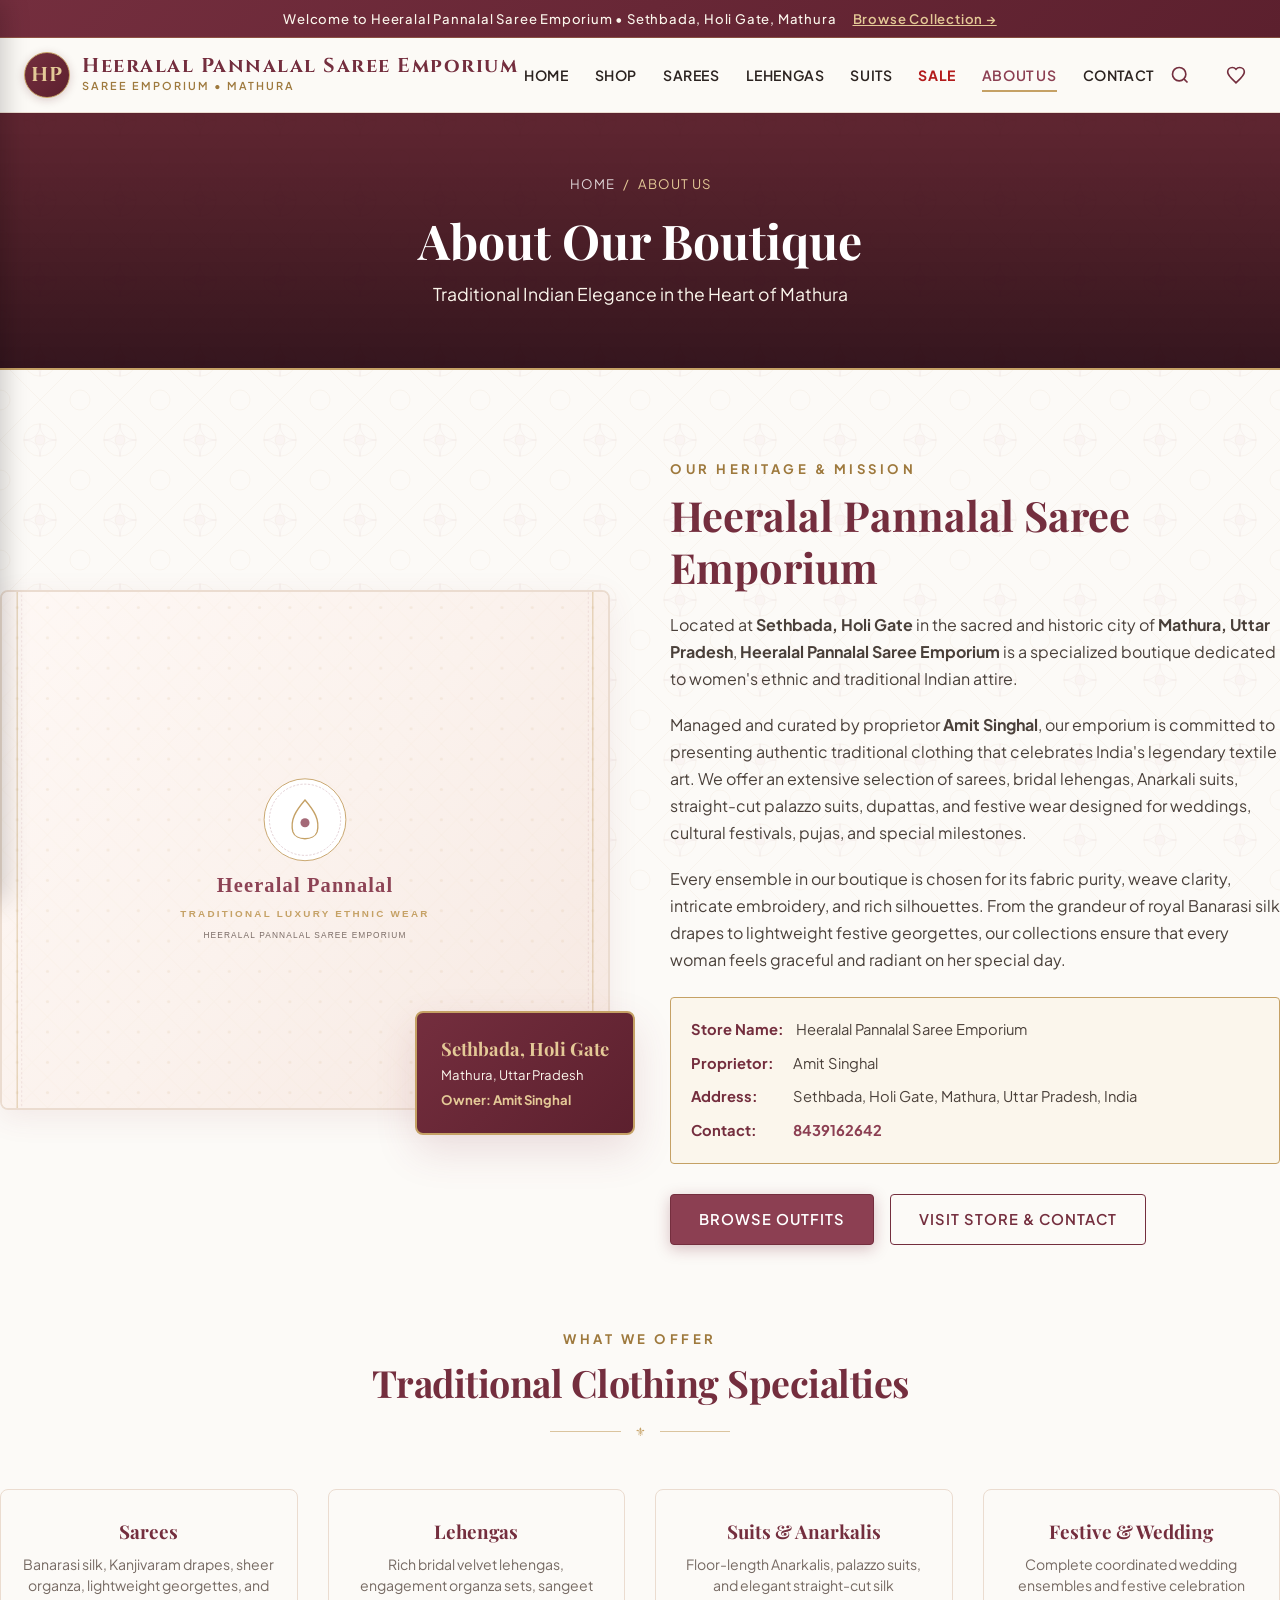
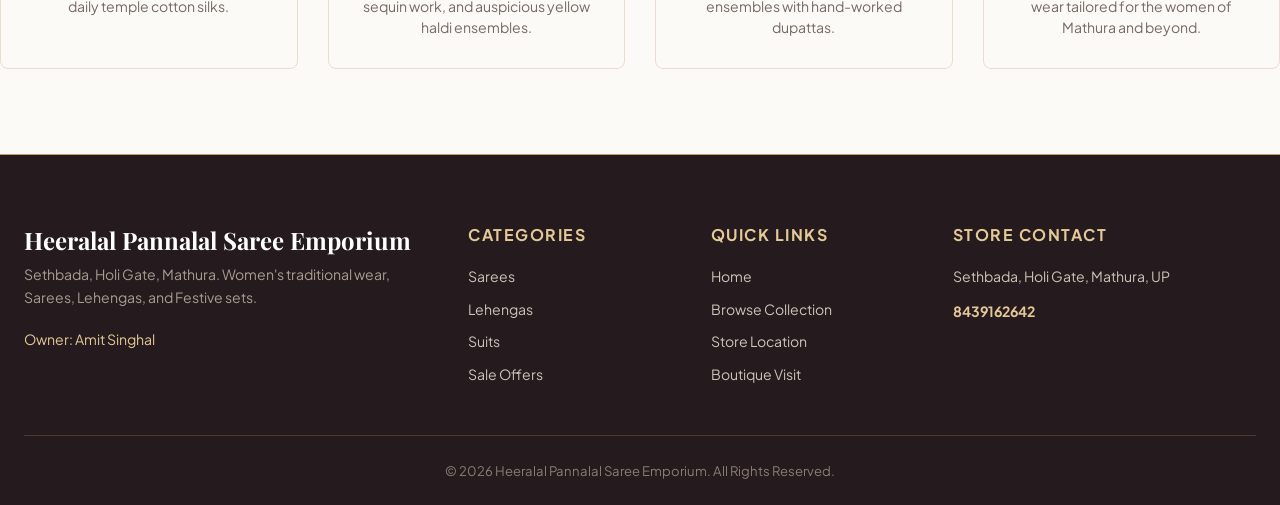
<file: about.html>
<!DOCTYPE html>
<html lang="en">
<head>
    <meta charset="UTF-8">
    <meta name="viewport" content="width=device-width, initial-scale=1.0">
    <title>About Us | Heeralal Pannalal Saree Emporium Mathura</title>
    <meta name="description" content="Learn about Heeralal Pannalal Saree Emporium in Mathura, Sethbada, Holi Gate. Owned by Amit Singhal. Women's traditional wear, Sarees, Lehengas, and Festive Suits.">
    <meta name="keywords" content="About Heeralal Pannalal Saree Emporium, Saree shop in Mathura, Amit Singhal Mathura, Ethnic wear Sethbada Holi Gate">
    <link rel="stylesheet" href="css/style.css">
    <link rel="icon" type="image/svg+xml" href="images/logo.svg">
</head>
<body>

    <!-- Announcement Bar -->
    <div class="announcement-bar">
        <span>Welcome to Heeralal Pannalal Saree Emporium • Sethbada, Holi Gate, Mathura</span>
        <a href="shop.html">Browse Collection →</a>
    </div>

    <!-- Navigation Bar -->
    <header class="header-main">
        <div class="nav-container">
            <a href="index.html" class="brand-logo-link">
                <div class="brand-emblem"><span>HP</span></div>
                <div class="brand-text-block">
                    <span class="brand-name" data-shop-name>Heeralal Pannalal</span>
                    <span class="brand-tagline">Saree Emporium • Mathura</span>
                </div>
            </a>

            <nav class="nav-menu">
                <a href="index.html" class="nav-link">Home</a>
                <a href="shop.html" class="nav-link">Shop</a>
                <a href="sarees.html" class="nav-link">Sarees</a>
                <a href="lehengas.html" class="nav-link">Lehengas</a>
                <a href="suits.html" class="nav-link">Suits</a>
                <a href="sale.html" class="nav-link nav-sale">Sale</a>
                <a href="about.html" class="nav-link active">About Us</a>
                <a href="contact.html" class="nav-link">Contact</a>
            </nav>

            <div class="nav-actions">
                <button class="nav-action-btn search-trigger-btn" aria-label="Search"><svg viewBox="0 0 24 24" width="20" height="20" fill="none" stroke="currentColor" stroke-width="2"><circle cx="11" cy="11" r="8"/><line x1="21" y1="21" x2="16.65" y2="16.65"/></svg></button>
                <a href="shop.html?filter=wishlist" class="nav-action-btn" aria-label="Wishlist"><svg viewBox="0 0 24 24" width="20" height="20" fill="none" stroke="currentColor" stroke-width="2"><path d="M12 21.35l-1.45-1.32C5.4 15.36 2 12.28 2 8.5 2 5.42 4.42 3 7.5 3c1.74 0 3.41.81 4.5 2.09C13.09 3.81 14.76 3 16.5 3 19.58 3 22 5.42 22 8.5c0 3.78-3.4 6.86-8.55 11.54L12 21.35z"/></svg><span class="action-badge wishlist-count-badge" style="display:none;">0</span></a>
                <button class="hamburger-btn" aria-label="Menu"><span></span><span></span><span></span></button>
            </div>
        </div>
    </header>

    <!-- Mobile Drawer -->
    <div class="mobile-backdrop"></div>
    <div class="mobile-drawer">
        <div class="mobile-drawer-header">
            <span class="brand-name">Heeralal Pannalal</span>
            <button class="mobile-drawer-close">&times;</button>
        </div>
        <div class="mobile-nav-list">
            <a href="index.html" class="mobile-nav-link">Home <span>→</span></a>
            <a href="shop.html" class="mobile-nav-link">Shop All <span>→</span></a>
            <a href="sarees.html" class="mobile-nav-link">Sarees <span>→</span></a>
            <a href="lehengas.html" class="mobile-nav-link">Lehengas <span>→</span></a>
            <a href="suits.html" class="mobile-nav-link">Suits <span>→</span></a>
            <a href="sale.html" class="mobile-nav-link" style="color:#b31b1b; font-weight:700;">Sale <span>→</span></a>
            <a href="about.html" class="mobile-nav-link active">About <span>→</span></a>
            <a href="contact.html" class="mobile-nav-link">Contact <span>→</span></a>
        </div>
    </div>

    <!-- Header Banner -->
    <div class="catalog-page-header">
        <div class="container">
            <div class="breadcrumbs">
                <a href="index.html">Home</a> <span>/</span> <span>About Us</span>
            </div>
            <h1>About Our Boutique</h1>
            <p>Traditional Indian Elegance in the Heart of Mathura</p>
        </div>
    </div>

    <!-- Main About Content -->
    <main class="container section-padding">
        <div class="about-grid">
            <div class="about-images-composition">
                <img 
                    src="https://i.pinimg.com/736x/c4/a5/6e/c4a56e7aafa061909d57085987ecedd6.jpg" 
                    alt="Traditional Saree Craftsmanship" 
                    class="about-img-main"
                    referrerpolicy="no-referrer"
                    onerror="this.onerror=null; this.src='images/placeholder.svg';"
                >
                <div class="about-badge-card">
                    <h4>Sethbada, Holi Gate</h4>
                    <p>Mathura, Uttar Pradesh</p>
                    <p style="margin-top:6px; font-weight:700; color:var(--gold-light);">Owner: Amit Singhal</p>
                </div>
            </div>

            <div class="about-content-block">
                <span class="section-pretitle">Our Heritage & Mission</span>
                <h2>Heeralal Pannalal Saree Emporium</h2>
                <p>
                    Located at <strong>Sethbada, Holi Gate</strong> in the sacred and historic city of <strong>Mathura, Uttar Pradesh</strong>, <strong>Heeralal Pannalal Saree Emporium</strong> is a specialized boutique dedicated to women's ethnic and traditional Indian attire.
                </p>
                <p>
                    Managed and curated by proprietor <strong>Amit Singhal</strong>, our emporium is committed to presenting authentic traditional clothing that celebrates India's legendary textile art. We offer an extensive selection of sarees, bridal lehengas, Anarkali suits, straight-cut palazzo suits, dupattas, and festive wear designed for weddings, cultural festivals, pujas, and special milestones.
                </p>
                <p>
                    Every ensemble in our boutique is chosen for its fabric purity, weave clarity, intricate embroidery, and rich silhouettes. From the grandeur of royal Banarasi silk drapes to lightweight festive georgettes, our collections ensure that every woman feels graceful and radiant on her special day.
                </p>

                <div class="about-details-card">
                    <div class="about-detail-row">
                        <span class="about-detail-label">Store Name:</span>
                        <span>Heeralal Pannalal Saree Emporium</span>
                    </div>
                    <div class="about-detail-row">
                        <span class="about-detail-label">Proprietor:</span>
                        <span>Amit Singhal</span>
                    </div>
                    <div class="about-detail-row">
                        <span class="about-detail-label">Address:</span>
                        <span>Sethbada, Holi Gate, Mathura, Uttar Pradesh, India</span>
                    </div>
                    <div class="about-detail-row">
                        <span class="about-detail-label">Contact:</span>
                        <span><a href="tel:8439162642" style="font-weight:700; color:var(--maroon-rich);">8439162642</a></span>
                    </div>
                </div>

                <div style="display:flex; gap:16px; flex-wrap:wrap;">
                    <a href="shop.html" class="btn btn-primary">Browse Outfits</a>
                    <a href="contact.html" class="btn btn-outline">Visit Store & Contact</a>
                </div>
            </div>
        </div>

        <!-- Specialization Pillars -->
        <div style="margin-top: 80px;">
            <div class="section-header">
                <span class="section-pretitle">What We Offer</span>
                <h2 class="section-title">Traditional Clothing Specialties</h2>
                <div class="ornament-divider"><span>⚜</span></div>
            </div>

            <div class="features-grid">
                <div class="feature-box">
                    <h3 class="feature-title">Sarees</h3>
                    <p class="feature-desc">Banarasi silk, Kanjivaram drapes, sheer organza, lightweight georgettes, and daily temple cotton silks.</p>
                </div>
                <div class="feature-box">
                    <h3 class="feature-title">Lehengas</h3>
                    <p class="feature-desc">Rich bridal velvet lehengas, engagement organza sets, sangeet sequin work, and auspicious yellow haldi ensembles.</p>
                </div>
                <div class="feature-box">
                    <h3 class="feature-title">Suits & Anarkalis</h3>
                    <p class="feature-desc">Floor-length Anarkalis, palazzo suits, and elegant straight-cut silk ensembles with hand-worked dupattas.</p>
                </div>
                <div class="feature-box">
                    <h3 class="feature-title">Festive & Wedding</h3>
                    <p class="feature-desc">Complete coordinated wedding ensembles and festive celebration wear tailored for the women of Mathura and beyond.</p>
                </div>
            </div>
        </div>
    </main>

    <!-- Footer -->
    <footer class="site-footer">
        <div class="container">
            <div class="footer-grid">
                <div class="footer-brand">
                    <h3 data-shop-name>Heeralal Pannalal Saree Emporium</h3>
                    <p>Sethbada, Holi Gate, Mathura. Women's traditional wear, Sarees, Lehengas, and Festive sets.</p>
                    <p style="color:var(--gold-light);">Owner: Amit Singhal</p>
                </div>
                <div class="footer-col">
                    <h4>Categories</h4>
                    <div class="footer-links">
                        <a href="sarees.html">Sarees</a>
                        <a href="lehengas.html">Lehengas</a>
                        <a href="suits.html">Suits</a>
                        <a href="sale.html">Sale Offers</a>
                    </div>
                </div>
                <div class="footer-col">
                    <h4>Quick Links</h4>
                    <div class="footer-links">
                        <a href="index.html">Home</a>
                        <a href="shop.html">Browse Collection</a>
                        <a href="contact.html">Store Location</a>
                        <a href="contact.html">Boutique Visit</a>
                    </div>
                </div>
                <div class="footer-col">
                    <h4>Store Contact</h4>
                    <div class="footer-contact-item"><span>Sethbada, Holi Gate, Mathura, UP</span></div>
                    <div class="footer-contact-item"><a href="tel:8439162642" style="color:var(--gold-light); font-weight:700;">8439162642</a></div>
                </div>
            </div>
            <div class="footer-bottom"><p>© 2026 Heeralal Pannalal Saree Emporium. All Rights Reserved.</p></div>
        </div>
    </footer>

    <!-- Scripts -->
    <script src="js/products.js"></script>
    <script src="js/cart.js"></script>
    <script src="js/script.js"></script>
</body>
</html>
</file>
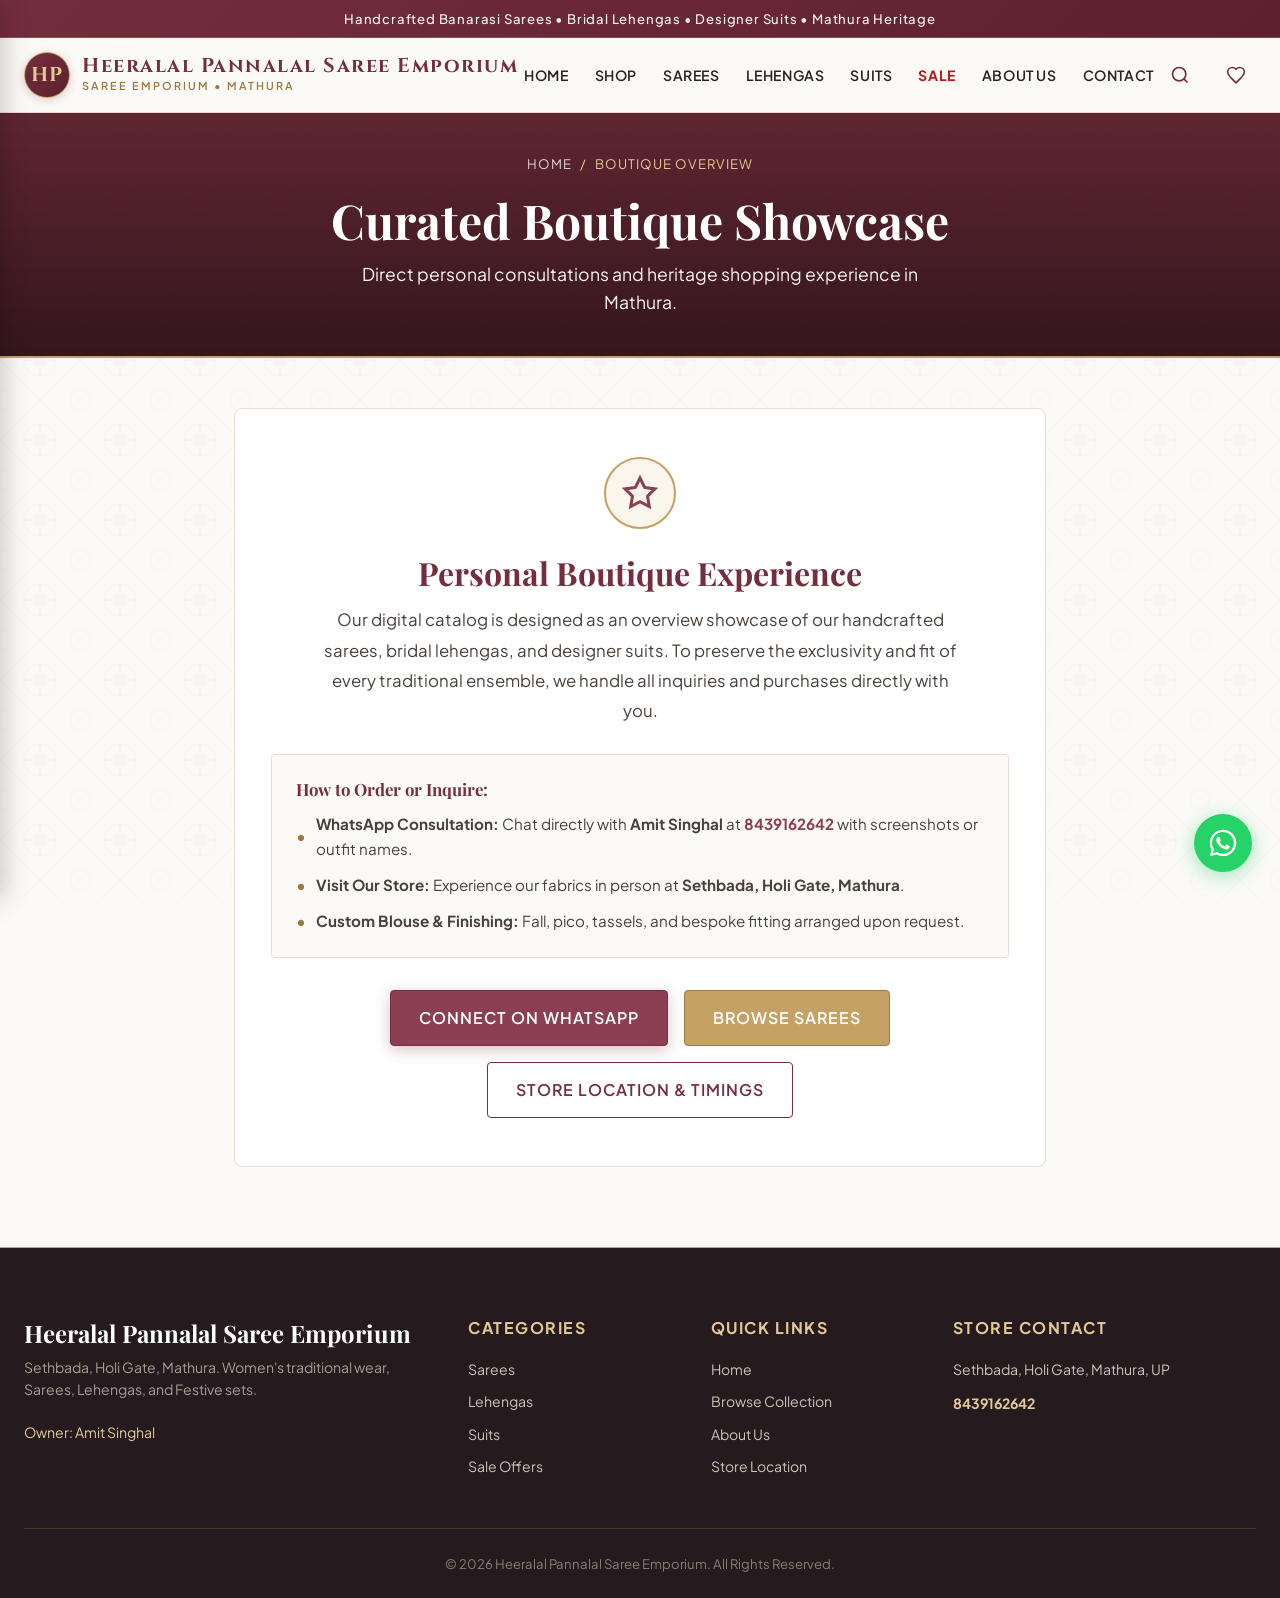
<file: cart.html>
<!DOCTYPE html>
<html lang="en">
<head>
    <meta charset="UTF-8">
    <meta name="viewport" content="width=device-width, initial-scale=1.0">
    <title>Boutique Overview & Inquiry | Heeralal Pannalal Saree Emporium Mathura</title>
    <meta name="description" content="Heeralal Pannalal Saree Emporium Mathura - Curated ethnic wear overview. Connect with us on WhatsApp or visit our heritage store at Sethbada, Holi Gate, Mathura.">
    <link rel="stylesheet" href="css/style.css">
    <link rel="icon" type="image/svg+xml" href="images/logo.svg">
</head>
<body>

    <!-- Announcement Bar -->
    <div class="announcement-bar">
        <span>Handcrafted Banarasi Sarees • Bridal Lehengas • Designer Suits • Mathura Heritage</span>
    </div>

    <!-- Navigation Bar -->
    <header class="header-main">
        <div class="nav-container">
            <a href="index.html" class="brand-logo-link">
                <div class="brand-emblem"><span>HP</span></div>
                <div class="brand-text-block">
                    <span class="brand-name" data-shop-name>Heeralal Pannalal</span>
                    <span class="brand-tagline">Saree Emporium • Mathura</span>
                </div>
            </a>

            <nav class="nav-menu">
                <a href="index.html" class="nav-link">Home</a>
                <a href="shop.html" class="nav-link">Shop</a>
                <a href="sarees.html" class="nav-link">Sarees</a>
                <a href="lehengas.html" class="nav-link">Lehengas</a>
                <a href="suits.html" class="nav-link">Suits</a>
                <a href="sale.html" class="nav-link nav-sale">Sale</a>
                <a href="about.html" class="nav-link">About Us</a>
                <a href="contact.html" class="nav-link">Contact</a>
            </nav>

            <div class="nav-actions">
                <button class="nav-action-btn search-trigger-btn" aria-label="Search"><svg viewBox="0 0 24 24" width="20" height="20" fill="none" stroke="currentColor" stroke-width="2"><circle cx="11" cy="11" r="8"/><line x1="21" y1="21" x2="16.65" y2="16.65"/></svg></button>
                <a href="shop.html?filter=wishlist" class="nav-action-btn" aria-label="Wishlist"><svg viewBox="0 0 24 24" width="20" height="20" fill="none" stroke="currentColor" stroke-width="2"><path d="M12 21.35l-1.45-1.32C5.4 15.36 2 12.28 2 8.5 2 5.42 4.42 3 7.5 3c1.74 0 3.41.81 4.5 2.09C13.09 3.81 14.76 3 16.5 3 19.58 3 22 5.42 22 8.5c0 3.78-3.4 6.86-8.55 11.54L12 21.35z"/></svg><span class="action-badge wishlist-count-badge" style="display:none;">0</span></a>
                <button class="hamburger-btn" aria-label="Menu"><span></span><span></span><span></span></button>
            </div>
        </div>
    </header>

    <!-- Mobile Drawer -->
    <div class="mobile-backdrop"></div>
    <div class="mobile-drawer">
        <div class="mobile-drawer-header">
            <span class="brand-name">Heeralal Pannalal</span>
            <button class="mobile-drawer-close">&times;</button>
        </div>
        <div class="mobile-nav-list">
            <a href="index.html" class="mobile-nav-link">Home <span>→</span></a>
            <a href="shop.html" class="mobile-nav-link">Shop All <span>→</span></a>
            <a href="sarees.html" class="mobile-nav-link">Sarees <span>→</span></a>
            <a href="lehengas.html" class="mobile-nav-link">Lehengas <span>→</span></a>
            <a href="suits.html" class="mobile-nav-link">Suits <span>→</span></a>
            <a href="sale.html" class="mobile-nav-link" style="color:#b31b1b; font-weight:700;">Sale <span>→</span></a>
            <a href="about.html" class="mobile-nav-link">About <span>→</span></a>
            <a href="contact.html" class="mobile-nav-link">Contact <span>→</span></a>
        </div>
    </div>

    <!-- Page Header Banner -->
    <div class="catalog-page-header" style="padding: 40px 0;">
        <div class="container">
            <div class="breadcrumbs">
                <a href="index.html">Home</a> <span>/</span> <span>Boutique Overview</span>
            </div>
            <h1>Curated Boutique Showcase</h1>
            <p>Direct personal consultations and heritage shopping experience in Mathura.</p>
        </div>
    </div>

    <!-- Main Overview Layout -->
    <main class="container" style="max-width: 860px; margin: 50px auto 80px;">
        <div style="background:#ffffff; border:1px solid var(--border-subtle); border-radius:var(--radius-md); padding: 48px 36px; text-align: center; box-shadow: var(--shadow-sm);">
            <div style="width:72px; height:72px; background:var(--gold-pale); border:2px solid var(--gold-primary); border-radius:50%; display:flex; align-items:center; justify-content:center; margin: 0 auto 24px; color:var(--maroon-rich);">
                <svg viewBox="0 0 24 24" width="36" height="36" fill="none" stroke="currentColor" stroke-width="2">
                    <polygon points="12 2 15.09 8.26 22 9.27 17 14.14 18.18 21.02 12 17.77 5.82 21.02 7 14.14 2 9.27 8.91 8.26 12 2"></polygon>
                </svg>
            </div>

            <h2 style="font-size: 2rem; color: var(--maroon-deep); margin-bottom: 12px; font-family: var(--font-heading);">
                Personal Boutique Experience
            </h2>
            <p style="font-size: 1.05rem; line-height: 1.8; color: var(--text-body); max-width: 640px; margin: 0 auto 28px;">
                Our digital catalog is designed as an overview showcase of our handcrafted sarees, bridal lehengas, and designer suits. To preserve the exclusivity and fit of every traditional ensemble, we handle all inquiries and purchases directly with you.
            </p>

            <div style="background:var(--cream-bg); border:1px solid var(--border-subtle); border-radius:var(--radius-sm); padding: 24px; margin-bottom: 32px; text-align: left;">
                <h4 style="color:var(--maroon-deep); margin-bottom: 12px; font-size:1.05rem;">How to Order or Inquire:</h4>
                <ul style="list-style: none; padding: 0; margin: 0; display:flex; flex-direction:column; gap:12px; font-size:0.95rem; color:var(--text-body);">
                    <li style="display:flex; align-items:center; gap:10px;">
                        <span style="color:var(--gold-dark); font-weight:700;">•</span>
                        <span><strong>WhatsApp Consultation:</strong> Chat directly with <strong>Amit Singhal</strong> at <a href="tel:8439162642" style="color:var(--maroon-rich); font-weight:700;">8439162642</a> with screenshots or outfit names.</span>
                    </li>
                    <li style="display:flex; align-items:center; gap:10px;">
                        <span style="color:var(--gold-dark); font-weight:700;">•</span>
                        <span><strong>Visit Our Store:</strong> Experience our fabrics in person at <strong>Sethbada, Holi Gate, Mathura</strong>.</span>
                    </li>
                    <li style="display:flex; align-items:center; gap:10px;">
                        <span style="color:var(--gold-dark); font-weight:700;">•</span>
                        <span><strong>Custom Blouse & Finishing:</strong> Fall, pico, tassels, and bespoke fitting arranged upon request.</span>
                    </li>
                </ul>
            </div>

            <div style="display: flex; flex-wrap: wrap; justify-content: center; gap: 16px;">
                <a href="https://wa.me/918439162642?text=Hello%20Heeralal%20Pannalal,%20I%20would%20like%20to%20inquire%20about%20your%20collection" target="_blank" rel="noopener noreferrer" class="btn btn-primary" style="padding: 14px 28px; font-size: 1rem;">
                    Connect on WhatsApp
                </a>
                <a href="sarees.html" class="btn btn-gold" style="padding: 14px 28px; font-size: 1rem;">
                    Browse Sarees
                </a>
                <a href="contact.html" class="btn btn-outline" style="padding: 14px 28px; font-size: 1rem;">
                    Store Location & Timings
                </a>
            </div>
        </div>
    </main>

    <!-- Footer -->
    <footer class="site-footer">
        <div class="container">
            <div class="footer-grid">
                <div class="footer-brand">
                    <h3 data-shop-name>Heeralal Pannalal Saree Emporium</h3>
                    <p>Sethbada, Holi Gate, Mathura. Women's traditional wear, Sarees, Lehengas, and Festive sets.</p>
                    <p style="color:var(--gold-light);">Owner: Amit Singhal</p>
                </div>
                <div class="footer-col">
                    <h4>Categories</h4>
                    <div class="footer-links">
                        <a href="sarees.html">Sarees</a>
                        <a href="lehengas.html">Lehengas</a>
                        <a href="suits.html">Suits</a>
                        <a href="sale.html">Sale Offers</a>
                    </div>
                </div>
                <div class="footer-col">
                    <h4>Quick Links</h4>
                    <div class="footer-links">
                        <a href="index.html">Home</a>
                        <a href="shop.html">Browse Collection</a>
                        <a href="about.html">About Us</a>
                        <a href="contact.html">Store Location</a>
                    </div>
                </div>
                <div class="footer-col">
                    <h4>Store Contact</h4>
                    <div class="footer-contact-item"><span>Sethbada, Holi Gate, Mathura, UP</span></div>
                    <div class="footer-contact-item"><a href="tel:8439162642" style="color:var(--gold-light); font-weight:700;">8439162642</a></div>
                </div>
            </div>
            <div class="footer-bottom"><p>© 2026 Heeralal Pannalal Saree Emporium. All Rights Reserved.</p></div>
        </div>
    </footer>

    <!-- Floating WhatsApp -->
    <a href="https://wa.me/918439162642" target="_blank" rel="noopener noreferrer" class="whatsapp-floating" aria-label="WhatsApp">
        <svg viewBox="0 0 24 24" width="32" height="32" fill="currentColor"><path d="M12.04 2c-5.46 0-9.91 4.45-9.91 9.91 0 1.75.46 3.45 1.32 4.95L2.05 22l5.25-1.38c1.45.79 3.08 1.21 4.74 1.21 5.46 0 9.91-4.45 9.91-9.91 0-2.65-1.03-5.14-2.9-7.01A9.816 9.816 0 0 0 12.04 2zm0 18.15c-1.48 0-2.93-.4-4.2-1.15l-.3-.18-3.12.82.83-3.04-.2-.31a8.14 8.14 0 0 1-1.25-4.38c0-4.5 3.66-8.16 8.17-8.16 2.18 0 4.23.85 5.77 2.39a8.115 8.115 0 0 1 2.4 5.77c-.01 4.51-3.67 8.24-8.4 8.24zm4.49-6.13c-.25-.12-1.47-.72-1.7-.81-.23-.08-.39-.12-.56.12-.17.25-.64.81-.79.97-.14.17-.29.19-.54.06-.25-.12-1.05-.39-2-1.23-.74-.66-1.24-1.47-1.39-1.72-.14-.25-.02-.38.11-.51.11-.11.25-.29.37-.43.12-.14.17-.25.25-.41.08-.17.04-.31-.02-.43s-.56-1.34-.76-1.84c-.2-.48-.41-.42-.56-.43h-.48c-.17 0-.44.06-.67.31-.23.25-.88.86-.88 2.1 0 1.24.9 2.44 1.03 2.61.12.17 1.78 2.71 4.3 3.8.6.26 1.07.41 1.43.53.6.19 1.15.16 1.58.1.48-.07 1.47-.6 1.68-1.18.21-.58.21-1.07.15-1.18-.07-.12-.23-.19-.48-.31z"/></svg>
    </a>

    <!-- Scripts -->
    <script src="js/products.js"></script>
    <script src="js/script.js"></script>
</body>
</html>
</file>
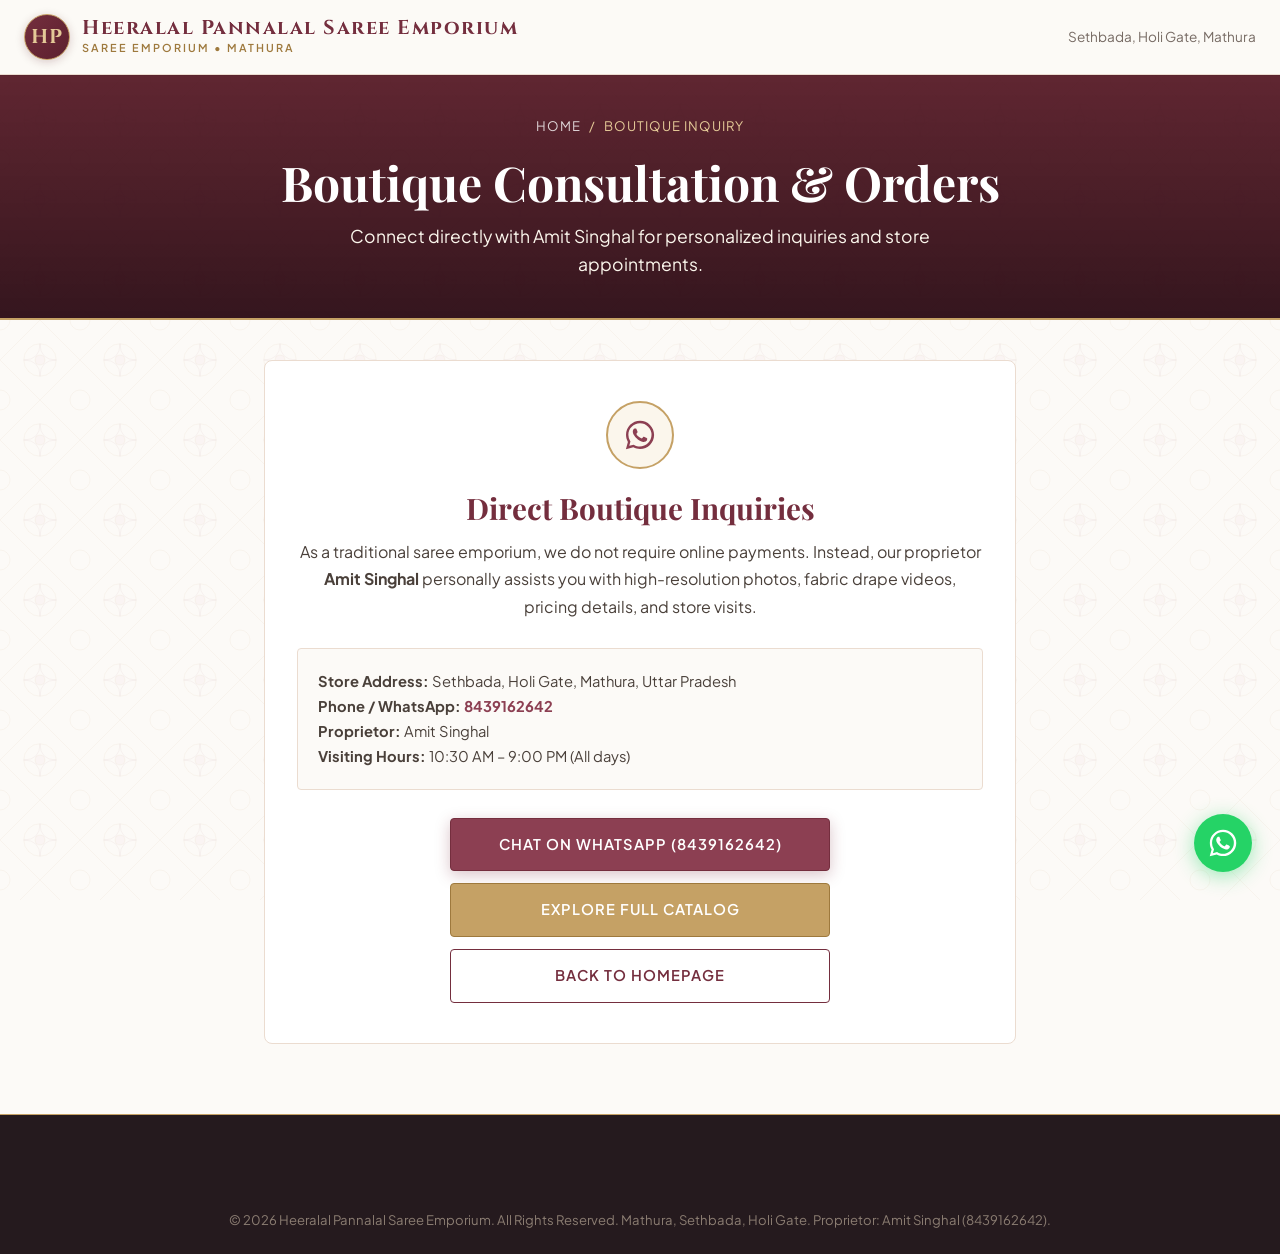
<file: checkout.html>
<!DOCTYPE html>
<html lang="en">
<head>
    <meta charset="UTF-8">
    <meta name="viewport" content="width=device-width, initial-scale=1.0">
    <title>Boutique Consultations | Heeralal Pannalal Saree Emporium Mathura</title>
    <meta name="description" content="Heeralal Pannalal Saree Emporium Mathura - Personal consultations and boutique inquiries for sarees, lehengas, and suits.">
    <link rel="stylesheet" href="css/style.css">
    <link rel="icon" type="image/svg+xml" href="images/logo.svg">
</head>
<body>

    <!-- Header -->
    <header class="header-main">
        <div class="nav-container">
            <a href="index.html" class="brand-logo-link">
                <div class="brand-emblem"><span>HP</span></div>
                <div class="brand-text-block">
                    <span class="brand-name" data-shop-name>Heeralal Pannalal</span>
                    <span class="brand-tagline">Saree Emporium • Mathura</span>
                </div>
            </a>
            <div style="font-size:0.85rem; color:var(--text-muted); display:flex; align-items:center; gap:8px;">
                <span>Sethbada, Holi Gate, Mathura</span>
            </div>
        </div>
    </header>

    <!-- Page Header Banner -->
    <div class="catalog-page-header" style="padding: 40px 0;">
        <div class="container">
            <div class="breadcrumbs">
                <a href="index.html">Home</a> <span>/</span> <span>Boutique Inquiry</span>
            </div>
            <h1>Boutique Consultation & Orders</h1>
            <p>Connect directly with Amit Singhal for personalized inquiries and store appointments.</p>
        </div>
    </div>

    <!-- Main Container -->
    <main class="container" style="max-width: 800px; margin: 40px auto 70px;">
        <div style="background:#ffffff; border:1px solid var(--border-subtle); border-radius:var(--radius-md); padding: 40px 32px; box-shadow: var(--shadow-sm); text-align:center;">
            
            <div style="width:68px; height:68px; background:var(--gold-pale); border:2px solid var(--gold-primary); border-radius:50%; display:flex; align-items:center; justify-content:center; margin: 0 auto 20px; color:var(--maroon-rich);">
                <svg viewBox="0 0 24 24" width="34" height="34" fill="currentColor">
                    <path d="M12.04 2c-5.46 0-9.91 4.45-9.91 9.91 0 1.75.46 3.45 1.32 4.95L2.05 22l5.25-1.38c1.45.79 3.08 1.21 4.74 1.21 5.46 0 9.91-4.45 9.91-9.91 0-2.65-1.03-5.14-2.9-7.01A9.816 9.816 0 0 0 12.04 2zm0 18.15c-1.48 0-2.93-.4-4.2-1.15l-.3-.18-3.12.82.83-3.04-.2-.31a8.14 8.14 0 0 1-1.25-4.38c0-4.5 3.66-8.16 8.17-8.16 2.18 0 4.23.85 5.77 2.39a8.115 8.115 0 0 1 2.4 5.77c-.01 4.51-3.67 8.24-8.4 8.24zm4.49-6.13c-.25-.12-1.47-.72-1.7-.81-.23-.08-.39-.12-.56.12-.17.25-.64.81-.79.97-.14.17-.29.19-.54.06-.25-.12-1.05-.39-2-1.23-.74-.66-1.24-1.47-1.39-1.72-.14-.25-.02-.38.11-.51.11-.11.25-.29.37-.43.12-.14.17-.25.25-.41.08-.17.04-.31-.02-.43s-.56-1.34-.76-1.84c-.2-.48-.41-.42-.56-.43h-.48c-.17 0-.44.06-.67.31-.23.25-.88.86-.88 2.1 0 1.24.9 2.44 1.03 2.61.12.17 1.78 2.71 4.3 3.8.6.26 1.07.41 1.43.53.6.19 1.15.16 1.58.1.48-.07 1.47-.6 1.68-1.18.21-.58.21-1.07.15-1.18-.07-.12-.23-.19-.48-.31z"/>
                </svg>
            </div>

            <h2 style="color:var(--maroon-deep); font-size:1.85rem; margin-bottom:12px; font-family:var(--font-heading);">
                Direct Boutique Inquiries
            </h2>
            <p style="color:var(--text-body); font-size:1rem; line-height:1.7; margin-bottom:28px;">
                As a traditional saree emporium, we do not require online payments. Instead, our proprietor <strong>Amit Singhal</strong> personally assists you with high-resolution photos, fabric drape videos, pricing details, and store visits.
            </p>

            <div style="background:var(--cream-bg); border:1px solid var(--border-subtle); border-radius:var(--radius-sm); padding:20px; margin-bottom:28px; text-align:left; font-size:0.92rem; line-height:1.7;">
                <p><strong>Store Address:</strong> Sethbada, Holi Gate, Mathura, Uttar Pradesh</p>
                <p><strong>Phone / WhatsApp:</strong> <a href="tel:8439162642" style="color:var(--maroon-rich); font-weight:700;">8439162642</a></p>
                <p><strong>Proprietor:</strong> Amit Singhal</p>
                <p><strong>Visiting Hours:</strong> 10:30 AM – 9:00 PM (All days)</p>
            </div>

            <div style="display:flex; flex-direction:column; gap:12px; max-width:380px; margin:0 auto;">
                <a href="https://wa.me/918439162642?text=Hello%20Amit%20ji,%20I%20am%20inquiring%20about%20your%20ethnic%20collection%20at%20Heeralal%20Pannalal" target="_blank" rel="noopener noreferrer" class="btn btn-primary btn-block" style="padding:14px;">
                    Chat on WhatsApp (8439162642)
                </a>
                <a href="shop.html" class="btn btn-gold btn-block" style="padding:14px;">
                    Explore Full Catalog
                </a>
                <a href="index.html" class="btn btn-outline btn-block" style="padding:14px;">
                    Back to Homepage
                </a>
            </div>
        </div>
    </main>

    <!-- Footer -->
    <footer class="site-footer">
        <div class="container">
            <div class="footer-bottom">
                <p>© 2026 Heeralal Pannalal Saree Emporium. All Rights Reserved. Mathura, Sethbada, Holi Gate. Proprietor: Amit Singhal (8439162642).</p>
            </div>
        </div>
    </footer>

    <!-- Floating WhatsApp -->
    <a href="https://wa.me/918439162642" target="_blank" rel="noopener noreferrer" class="whatsapp-floating" aria-label="WhatsApp">
        <svg viewBox="0 0 24 24" width="32" height="32" fill="currentColor"><path d="M12.04 2c-5.46 0-9.91 4.45-9.91 9.91 0 1.75.46 3.45 1.32 4.95L2.05 22l5.25-1.38c1.45.79 3.08 1.21 4.74 1.21 5.46 0 9.91-4.45 9.91-9.91 0-2.65-1.03-5.14-2.9-7.01A9.816 9.816 0 0 0 12.04 2zm0 18.15c-1.48 0-2.93-.4-4.2-1.15l-.3-.18-3.12.82.83-3.04-.2-.31a8.14 8.14 0 0 1-1.25-4.38c0-4.5 3.66-8.16 8.17-8.16 2.18 0 4.23.85 5.77 2.39a8.115 8.115 0 0 1 2.4 5.77c-.01 4.51-3.67 8.24-8.4 8.24zm4.49-6.13c-.25-.12-1.47-.72-1.7-.81-.23-.08-.39-.12-.56.12-.17.25-.64.81-.79.97-.14.17-.29.19-.54.06-.25-.12-1.05-.39-2-1.23-.74-.66-1.24-1.47-1.39-1.72-.14-.25-.02-.38.11-.51.11-.11.25-.29.37-.43.12-.14.17-.25.25-.41.08-.17.04-.31-.02-.43s-.56-1.34-.76-1.84c-.2-.48-.41-.42-.56-.43h-.48c-.17 0-.44.06-.67.31-.23.25-.88.86-.88 2.1 0 1.24.9 2.44 1.03 2.61.12.17 1.78 2.71 4.3 3.8.6.26 1.07.41 1.43.53.6.19 1.15.16 1.58.1.48-.07 1.47-.6 1.68-1.18.21-.58.21-1.07.15-1.18-.07-.12-.23-.19-.48-.31z"/></svg>
    </a>

    <!-- Scripts -->
    <script src="js/products.js"></script>
    <script src="js/script.js"></script>
</body>
</html>
</file>
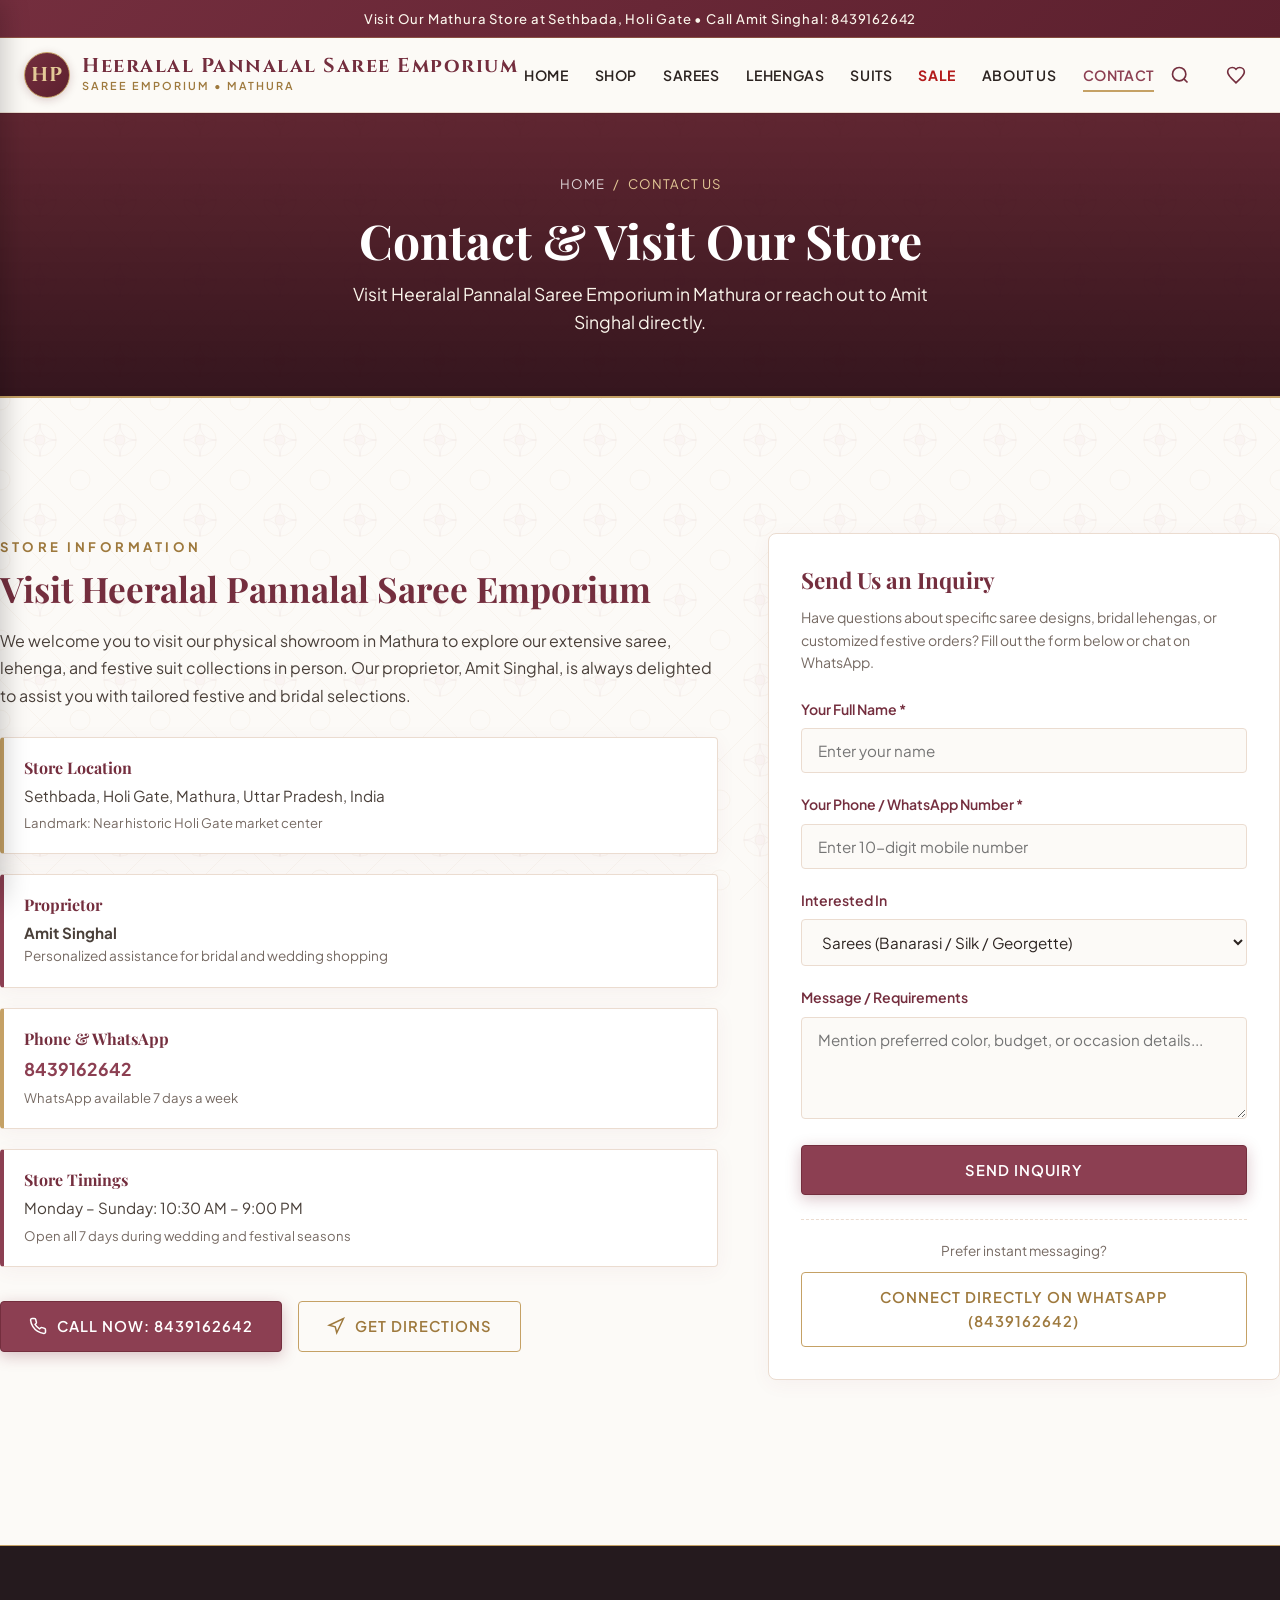
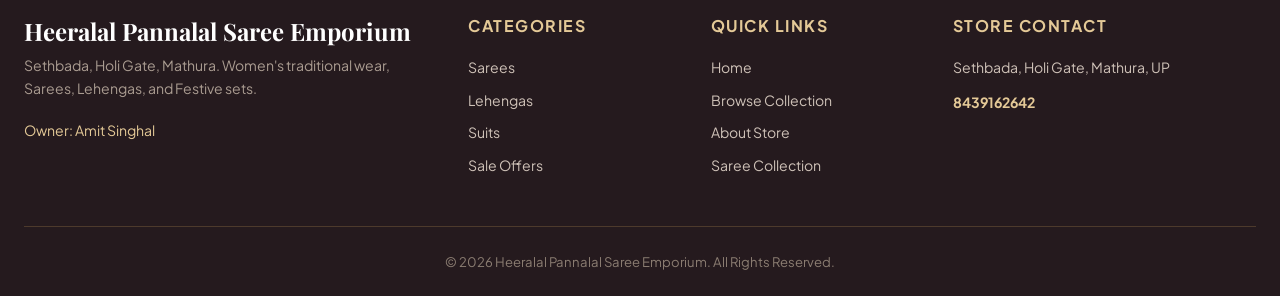
<file: contact.html>
<!DOCTYPE html>
<html lang="en">
<head>
    <meta charset="UTF-8">
    <meta name="viewport" content="width=device-width, initial-scale=1.0">
    <title>Contact & Visit Us | Heeralal Pannalal Saree Emporium Mathura</title>
    <meta name="description" content="Visit Heeralal Pannalal Saree Emporium in Sethbada, Holi Gate, Mathura. Call Amit Singhal at 8439162642. Sarees, Lehengas, and Festive Suits.">
    <meta name="keywords" content="Contact Heeralal Pannalal Saree Emporium, Saree shop in Mathura, Holi Gate Mathura saree shop, Amit Singhal phone 8439162642">
    <link rel="stylesheet" href="css/style.css">
    <link rel="icon" type="image/svg+xml" href="images/logo.svg">
</head>
<body>

    <!-- Announcement Bar -->
    <div class="announcement-bar">
        <span>Visit Our Mathura Store at Sethbada, Holi Gate • Call Amit Singhal: 8439162642</span>
    </div>

    <!-- Navigation Bar -->
    <header class="header-main">
        <div class="nav-container">
            <a href="index.html" class="brand-logo-link">
                <div class="brand-emblem"><span>HP</span></div>
                <div class="brand-text-block">
                    <span class="brand-name" data-shop-name>Heeralal Pannalal</span>
                    <span class="brand-tagline">Saree Emporium • Mathura</span>
                </div>
            </a>

            <nav class="nav-menu">
                <a href="index.html" class="nav-link">Home</a>
                <a href="shop.html" class="nav-link">Shop</a>
                <a href="sarees.html" class="nav-link">Sarees</a>
                <a href="lehengas.html" class="nav-link">Lehengas</a>
                <a href="suits.html" class="nav-link">Suits</a>
                <a href="sale.html" class="nav-link nav-sale">Sale</a>
                <a href="about.html" class="nav-link">About Us</a>
                <a href="contact.html" class="nav-link active">Contact</a>
            </nav>

            <div class="nav-actions">
                <button class="nav-action-btn search-trigger-btn" aria-label="Search"><svg viewBox="0 0 24 24" width="20" height="20" fill="none" stroke="currentColor" stroke-width="2"><circle cx="11" cy="11" r="8"/><line x1="21" y1="21" x2="16.65" y2="16.65"/></svg></button>
                <a href="shop.html?filter=wishlist" class="nav-action-btn" aria-label="Wishlist"><svg viewBox="0 0 24 24" width="20" height="20" fill="none" stroke="currentColor" stroke-width="2"><path d="M12 21.35l-1.45-1.32C5.4 15.36 2 12.28 2 8.5 2 5.42 4.42 3 7.5 3c1.74 0 3.41.81 4.5 2.09C13.09 3.81 14.76 3 16.5 3 19.58 3 22 5.42 22 8.5c0 3.78-3.4 6.86-8.55 11.54L12 21.35z"/></svg><span class="action-badge wishlist-count-badge" style="display:none;">0</span></a>
                <button class="hamburger-btn" aria-label="Menu"><span></span><span></span><span></span></button>
            </div>
        </div>
    </header>

    <!-- Mobile Drawer -->
    <div class="mobile-backdrop"></div>
    <div class="mobile-drawer">
        <div class="mobile-drawer-header">
            <span class="brand-name">Heeralal Pannalal</span>
            <button class="mobile-drawer-close">&times;</button>
        </div>
        <div class="mobile-nav-list">
            <a href="index.html" class="mobile-nav-link">Home <span>→</span></a>
            <a href="shop.html" class="mobile-nav-link">Shop All <span>→</span></a>
            <a href="sarees.html" class="mobile-nav-link">Sarees <span>→</span></a>
            <a href="lehengas.html" class="mobile-nav-link">Lehengas <span>→</span></a>
            <a href="suits.html" class="mobile-nav-link">Suits <span>→</span></a>
            <a href="sale.html" class="mobile-nav-link" style="color:#b31b1b; font-weight:700;">Sale <span>→</span></a>
            <a href="about.html" class="mobile-nav-link">About <span>→</span></a>
            <a href="contact.html" class="mobile-nav-link active">Contact <span>→</span></a>
        </div>
    </div>

    <!-- Header Banner -->
    <div class="catalog-page-header">
        <div class="container">
            <div class="breadcrumbs">
                <a href="index.html">Home</a> <span>/</span> <span>Contact Us</span>
            </div>
            <h1>Contact & Visit Our Store</h1>
            <p>Visit Heeralal Pannalal Saree Emporium in Mathura or reach out to Amit Singhal directly.</p>
        </div>
    </div>

    <!-- Main Contact Content -->
    <main class="container section-padding">
        <div class="checkout-grid" style="gap:50px;">
            <!-- Left: Contact Details & Store Cards -->
            <div>
                <span class="section-pretitle">Store Information</span>
                <h2 style="font-size:2.2rem; color:var(--maroon-deep); margin-bottom:16px;">
                    Visit Heeralal Pannalal Saree Emporium
                </h2>
                <p style="color:var(--text-body); margin-bottom:28px; line-height:1.7;">
                    We welcome you to visit our physical showroom in Mathura to explore our extensive saree, lehenga, and festive suit collections in person. Our proprietor, Amit Singhal, is always delighted to assist you with tailored festive and bridal selections.
                </p>

                <!-- Info Cards -->
                <div style="display:flex; flex-direction:column; gap:20px; margin-bottom:34px;">
                    <div style="background:var(--cream-surface); border:1px solid var(--border-subtle); border-left:4px solid var(--gold-primary); padding:20px; border-radius:var(--radius-sm); box-shadow:var(--shadow-soft);">
                        <h4 style="color:var(--maroon-deep); margin-bottom:6px;">Store Location</h4>
                        <p style="font-size:0.95rem;">Sethbada, Holi Gate, Mathura, Uttar Pradesh, India</p>
                        <p style="font-size:0.82rem; color:var(--text-muted); margin-top:4px;">Landmark: Near historic Holi Gate market center</p>
                    </div>

                    <div style="background:var(--cream-surface); border:1px solid var(--border-subtle); border-left:4px solid var(--maroon-rich); padding:20px; border-radius:var(--radius-sm); box-shadow:var(--shadow-soft);">
                        <h4 style="color:var(--maroon-deep); margin-bottom:6px;">Proprietor</h4>
                        <p style="font-size:0.95rem;"><strong>Amit Singhal</strong></p>
                        <p style="font-size:0.85rem; color:var(--text-muted);">Personalized assistance for bridal and wedding shopping</p>
                    </div>

                    <div style="background:var(--cream-surface); border:1px solid var(--border-subtle); border-left:4px solid var(--gold-primary); padding:20px; border-radius:var(--radius-sm); box-shadow:var(--shadow-soft);">
                        <h4 style="color:var(--maroon-deep); margin-bottom:6px;">Phone & WhatsApp</h4>
                        <p style="font-size:1.1rem; font-weight:700; color:var(--maroon-deep);">
                            <a href="tel:8439162642" style="color:var(--maroon-rich);">8439162642</a>
                        </p>
                        <p style="font-size:0.82rem; color:var(--text-muted); margin-top:4px;">WhatsApp available 7 days a week</p>
                    </div>

                    <div style="background:var(--cream-surface); border:1px solid var(--border-subtle); border-left:4px solid var(--maroon-rich); padding:20px; border-radius:var(--radius-sm); box-shadow:var(--shadow-soft);">
                        <h4 style="color:var(--maroon-deep); margin-bottom:6px;">Store Timings</h4>
                        <p style="font-size:0.95rem;">Monday – Sunday: 10:30 AM – 9:00 PM</p>
                        <p style="font-size:0.82rem; color:var(--text-muted); margin-top:4px;">Open all 7 days during wedding and festival seasons</p>
                    </div>
                </div>

                <div class="visit-btn-row">
                    <a href="tel:8439162642" class="btn btn-primary">
                        <svg viewBox="0 0 24 24" width="18" height="18" fill="none" stroke="currentColor" stroke-width="2">
                            <path d="M22 16.92v3a2 2 0 0 1-2.18 2 19.79 19.79 0 0 1-8.63-3.07 19.5 19.5 0 0 1-6-6 19.79 19.79 0 0 1-3.07-8.67A2 2 0 0 1 4.11 2h3a2 2 0 0 1 2 1.72 12.84 12.84 0 0 0 .7 2.81 2 2 0 0 1-.45 2.11L8.09 9.91a16 16 0 0 0 6 6l1.27-1.27a2 2 0 0 1 2.11-.45 12.84 12.84 0 0 0 2.81.7A2 2 0 0 1 22 16.92z"/>
                        </svg>
                        Call Now: 8439162642
                    </a>
                    <a href="https://maps.google.com/?q=Holi+Gate+Mathura+Uttar+Pradesh" target="_blank" rel="noopener noreferrer" class="btn btn-outline-gold">
                        <svg viewBox="0 0 24 24" width="18" height="18" fill="none" stroke="currentColor" stroke-width="2">
                            <polygon points="3 11 22 2 13 21 11 13 3 11"/>
                        </svg>
                        Get Directions
                    </a>
                </div>
            </div>

            <!-- Right: Interactive Inquiry Form -->
            <div class="checkout-card">
                <h3 style="font-size:1.4rem; margin-bottom:12px; color:var(--maroon-deep);">Send Us an Inquiry</h3>
                <p style="font-size:0.88rem; color:var(--text-muted); margin-bottom:24px;">
                    Have questions about specific saree designs, bridal lehengas, or customized festive orders? Fill out the form below or chat on WhatsApp.
                </p>

                <form id="contact-inquiry-form" onsubmit="handleInquirySubmit(event)">
                    <div class="form-group">
                        <label class="form-label" for="contact-name">Your Full Name *</label>
                        <input type="text" id="contact-name" class="form-control" placeholder="Enter your name" required>
                    </div>

                    <div class="form-group">
                        <label class="form-label" for="contact-phone">Your Phone / WhatsApp Number *</label>
                        <input type="tel" id="contact-phone" class="form-control" placeholder="Enter 10-digit mobile number" required pattern="[0-9]{10}">
                    </div>

                    <div class="form-group">
                        <label class="form-label" for="contact-cat">Interested In</label>
                        <select id="contact-cat" class="form-control" style="cursor:pointer;">
                            <option value="Sarees (Banarasi / Silk / Georgette)">Sarees (Banarasi / Silk / Georgette)</option>
                            <option value="Bridal & Wedding Lehengas">Bridal & Wedding Lehengas</option>
                            <option value="Suits & Anarkalis">Suits & Anarkalis</option>
                            <option value="Festive & Puja Wear">Festive & Puja Wear</option>
                            <option value="Store Visit Consultation">Store Visit Consultation in Mathura</option>
                        </select>
                    </div>

                    <div class="form-group">
                        <label class="form-label" for="contact-msg">Message / Requirements</label>
                        <textarea id="contact-msg" class="form-control" rows="4" placeholder="Mention preferred color, budget, or occasion details..."></textarea>
                    </div>

                    <button type="submit" class="btn btn-primary btn-block" style="padding:15px;">
                        Send Inquiry
                    </button>
                </form>

                <div style="margin-top:24px; padding-top:20px; border-top:1px dashed var(--border-subtle); text-align:center;">
                    <p style="font-size:0.85rem; color:var(--text-muted); margin-bottom:10px;">Prefer instant messaging?</p>
                    <a href="https://wa.me/918439162642?text=Hello%20Amit%20ji,%20I%20would%20like%20to%20inquire%20about%20your%20collection%20at%20Heeralal%20Pannalal%20Saree%20Emporium%20Mathura." target="_blank" rel="noopener noreferrer" class="btn btn-outline-gold btn-block">
                        Connect Directly on WhatsApp (8439162642)
                    </a>
                </div>
            </div>
        </div>
    </main>

    <!-- Footer -->
    <footer class="site-footer">
        <div class="container">
            <div class="footer-grid">
                <div class="footer-brand">
                    <h3 data-shop-name>Heeralal Pannalal Saree Emporium</h3>
                    <p>Sethbada, Holi Gate, Mathura. Women's traditional wear, Sarees, Lehengas, and Festive sets.</p>
                    <p style="color:var(--gold-light);">Owner: Amit Singhal</p>
                </div>
                <div class="footer-col">
                    <h4>Categories</h4>
                    <div class="footer-links">
                        <a href="sarees.html">Sarees</a>
                        <a href="lehengas.html">Lehengas</a>
                        <a href="suits.html">Suits</a>
                        <a href="sale.html">Sale Offers</a>
                    </div>
                </div>
                <div class="footer-col">
                    <h4>Quick Links</h4>
                    <div class="footer-links">
                        <a href="index.html">Home</a>
                        <a href="shop.html">Browse Collection</a>
                        <a href="about.html">About Store</a>
                        <a href="sarees.html">Saree Collection</a>
                    </div>
                </div>
                <div class="footer-col">
                    <h4>Store Contact</h4>
                    <div class="footer-contact-item"><span>Sethbada, Holi Gate, Mathura, UP</span></div>
                    <div class="footer-contact-item"><a href="tel:8439162642" style="color:var(--gold-light); font-weight:700;">8439162642</a></div>
                </div>
            </div>
            <div class="footer-bottom"><p>© 2026 Heeralal Pannalal Saree Emporium. All Rights Reserved.</p></div>
        </div>
    </footer>

    <!-- Scripts -->
    <script src="js/products.js"></script>
    <script src="js/cart.js"></script>
    <script src="js/script.js"></script>
    <script>
        function handleInquirySubmit(e) {
            e.preventDefault();
            const name = document.getElementById('contact-name').value.trim();
            const phone = document.getElementById('contact-phone').value.trim();
            const cat = document.getElementById('contact-cat').value;
            const msg = document.getElementById('contact-msg').value.trim();

            showToast(`Thank you ${name}! Your inquiry for ${cat} has been sent. Amit Singhal will call you on ${phone}.`, "success");

            // Option to forward to WhatsApp
            const waText = `*INQUIRY FROM WEBSITE*%0A*Name:* ${name}%0A*Phone:* ${phone}%0A*Category:* ${cat}%0A*Message:* ${msg}`;
            setTimeout(() => {
                window.open(`https://wa.me/918439162642?text=${waText}`, '_blank');
            }, 1200);

            document.getElementById('contact-inquiry-form').reset();
        }
    </script>
</body>
</html>
</file>
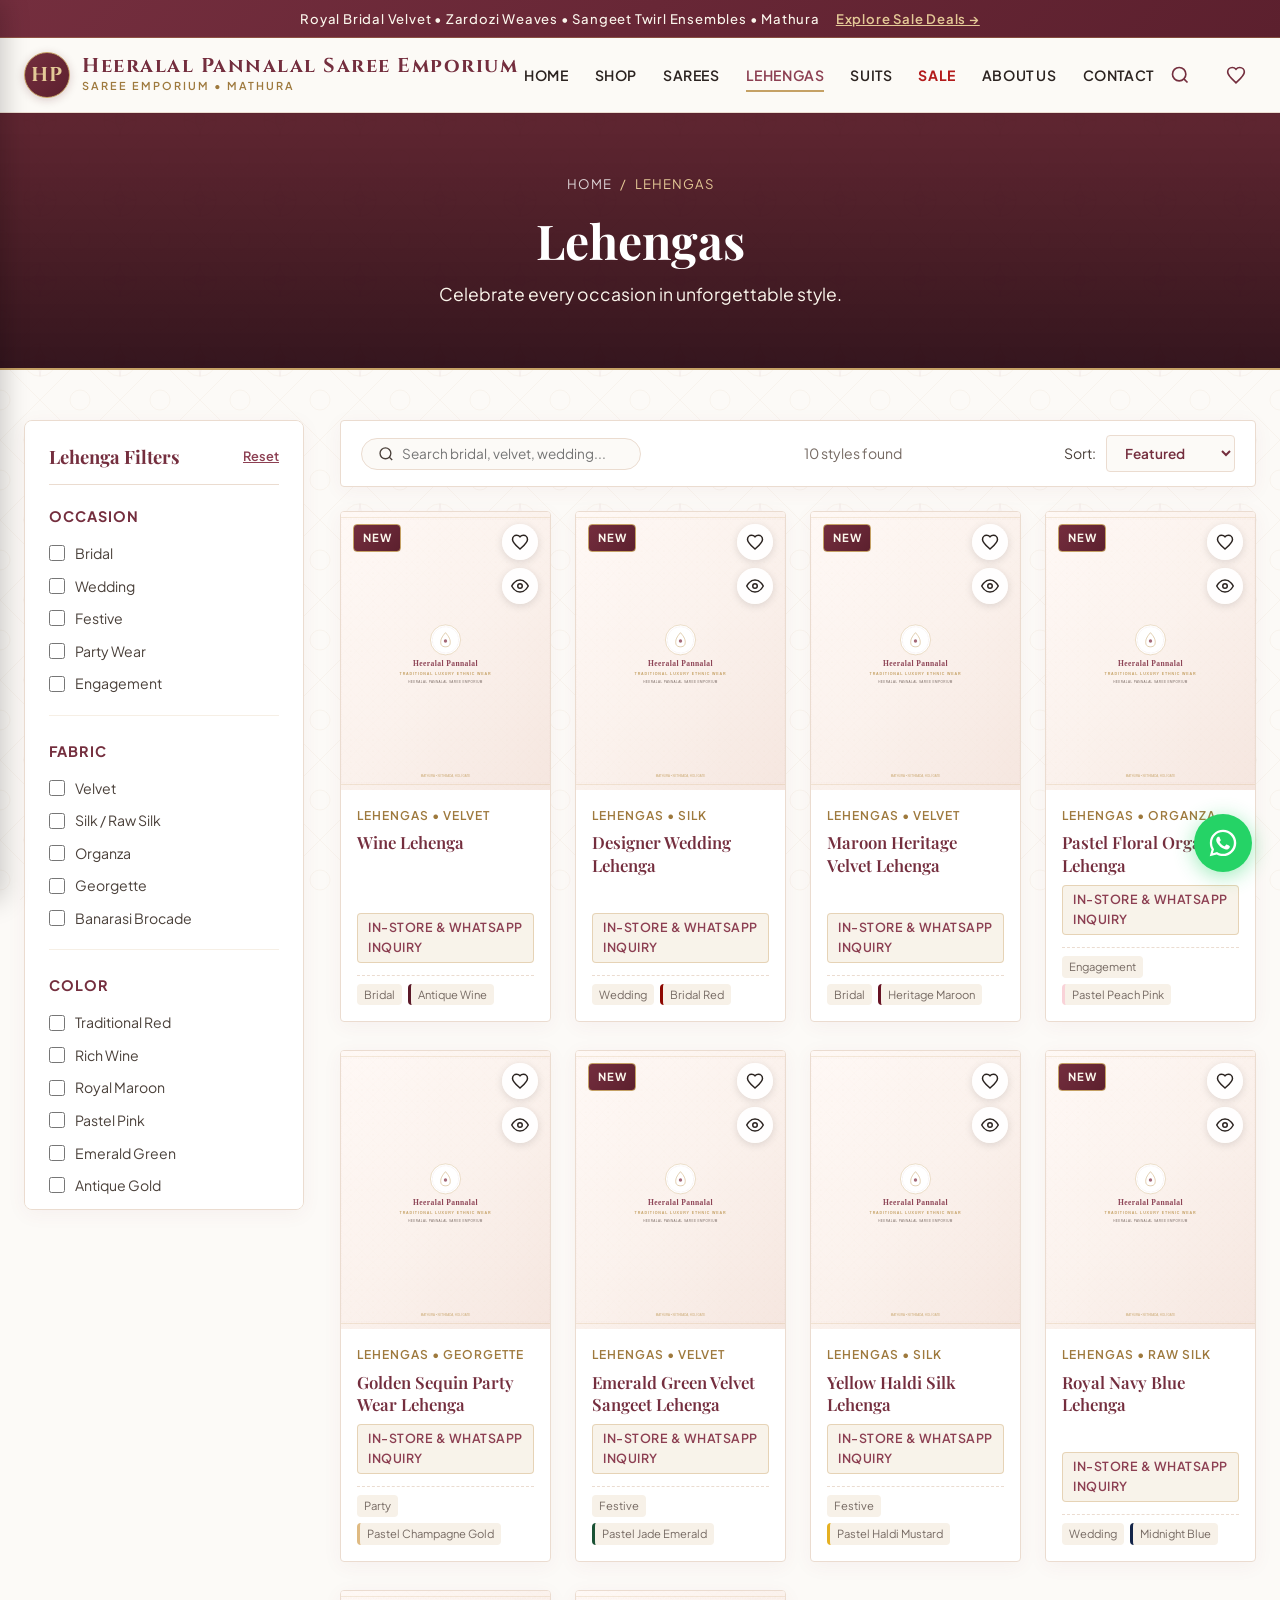
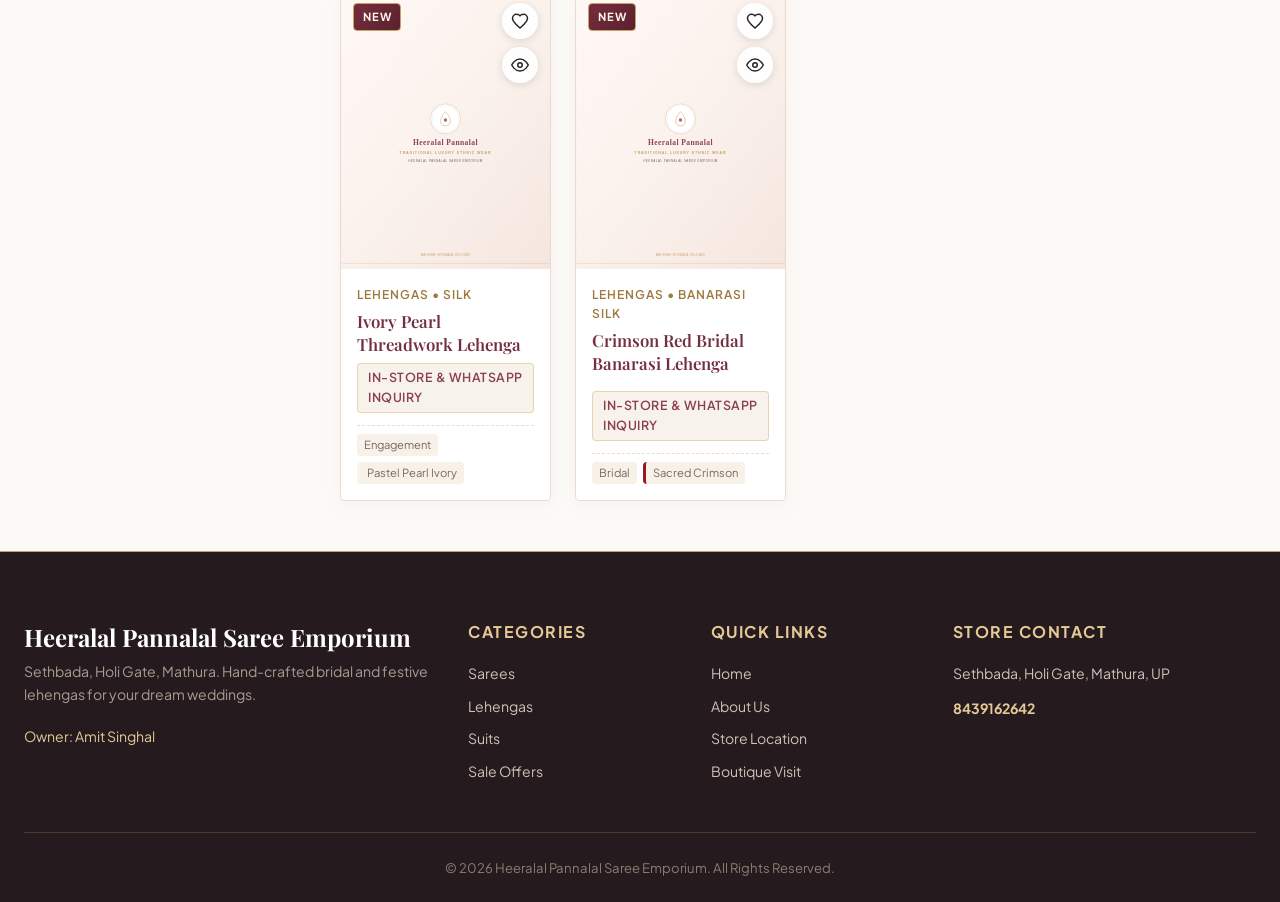
<file: lehengas.html>
<!DOCTYPE html>
<html lang="en">
<head>
    <meta charset="UTF-8">
    <meta name="viewport" content="width=device-width, initial-scale=1.0">
    <title>Lehengas | Heeralal Pannalal Saree Emporium Mathura</title>
    <meta name="description" content="Discover royal bridal lehengas, wedding lehengas, engagement and festive party sets at Heeralal Pannalal Saree Emporium in Mathura, Sethbada Holi Gate.">
    <meta name="keywords" content="Lehengas in Mathura, Bridal lehenga Mathura, Wedding lehenga Holi Gate, Velvet lehengas Mathura">
    <link rel="stylesheet" href="css/style.css">
    <link rel="icon" type="image/svg+xml" href="images/logo.svg">
</head>
<body>

    <!-- Announcement Bar -->
    <div class="announcement-bar">
        <span>Royal Bridal Velvet • Zardozi Weaves • Sangeet Twirl Ensembles • Mathura</span>
        <a href="sale.html">Explore Sale Deals →</a>
    </div>

    <!-- Navigation Bar -->
    <header class="header-main">
        <div class="nav-container">
            <a href="index.html" class="brand-logo-link">
                <div class="brand-emblem"><span>HP</span></div>
                <div class="brand-text-block">
                    <span class="brand-name" data-shop-name>Heeralal Pannalal</span>
                    <span class="brand-tagline">Saree Emporium • Mathura</span>
                </div>
            </a>

            <nav class="nav-menu">
                <a href="index.html" class="nav-link">Home</a>
                <a href="shop.html" class="nav-link">Shop</a>
                <a href="sarees.html" class="nav-link">Sarees</a>
                <a href="lehengas.html" class="nav-link active">Lehengas</a>
                <a href="suits.html" class="nav-link">Suits</a>
                <a href="sale.html" class="nav-link nav-sale">Sale</a>
                <a href="about.html" class="nav-link">About Us</a>
                <a href="contact.html" class="nav-link">Contact</a>
            </nav>

            <div class="nav-actions">
                <button class="nav-action-btn search-trigger-btn" aria-label="Search"><svg viewBox="0 0 24 24" width="20" height="20" fill="none" stroke="currentColor" stroke-width="2"><circle cx="11" cy="11" r="8"/><line x1="21" y1="21" x2="16.65" y2="16.65"/></svg></button>
                <a href="shop.html?filter=wishlist" class="nav-action-btn" aria-label="Wishlist"><svg viewBox="0 0 24 24" width="20" height="20" fill="none" stroke="currentColor" stroke-width="2"><path d="M12 21.35l-1.45-1.32C5.4 15.36 2 12.28 2 8.5 2 5.42 4.42 3 7.5 3c1.74 0 3.41.81 4.5 2.09C13.09 3.81 14.76 3 16.5 3 19.58 3 22 5.42 22 8.5c0 3.78-3.4 6.86-8.55 11.54L12 21.35z"/></svg><span class="action-badge wishlist-count-badge" style="display:none;">0</span></a>
                <button class="hamburger-btn" aria-label="Menu"><span></span><span></span><span></span></button>
            </div>
        </div>
    </header>

    <!-- Mobile Drawer -->
    <div class="mobile-backdrop"></div>
    <div class="mobile-drawer">
        <div class="mobile-drawer-header">
            <span class="brand-name">Heeralal Pannalal</span>
            <button class="mobile-drawer-close">&times;</button>
        </div>
        <div class="mobile-nav-list">
            <a href="index.html" class="mobile-nav-link">Home <span>→</span></a>
            <a href="shop.html" class="mobile-nav-link">Shop All <span>→</span></a>
            <a href="sarees.html" class="mobile-nav-link">Sarees <span>→</span></a>
            <a href="lehengas.html" class="mobile-nav-link active">Lehengas <span>→</span></a>
            <a href="suits.html" class="mobile-nav-link">Suits <span>→</span></a>
            <a href="sale.html" class="mobile-nav-link" style="color:#b31b1b; font-weight:700;">Sale <span>→</span></a>
            <a href="about.html" class="mobile-nav-link">About <span>→</span></a>
            <a href="contact.html" class="mobile-nav-link">Contact <span>→</span></a>
        </div>
    </div>

    <!-- Header Banner -->
    <div class="catalog-page-header">
        <div class="container">
            <div class="breadcrumbs">
                <a href="index.html">Home</a> <span>/</span> <span>Lehengas</span>
            </div>
            <h1>Lehengas</h1>
            <p>Celebrate every occasion in unforgettable style.</p>
        </div>
    </div>

    <!-- Main Lehengas Container -->
    <div class="container">
        <div class="catalog-layout">
            <!-- Sidebar Filters -->
            <aside class="filter-sidebar">
                <div class="filter-sidebar-header">
                    <h3>Lehenga Filters</h3>
                    <a href="#" id="clear-filters-btn" class="filter-clear-link">Reset</a>
                </div>

                <form id="filter-form">
                    <!-- Occasion Filter (Requested Primary Filters) -->
                    <div class="filter-group">
                        <div class="filter-group-title">Occasion</div>
                        <div class="filter-options-list">
                            <label class="filter-checkbox-label"><input type="checkbox" name="occasion" value="Bridal"> Bridal</label>
                            <label class="filter-checkbox-label"><input type="checkbox" name="occasion" value="Wedding"> Wedding</label>
                            <label class="filter-checkbox-label"><input type="checkbox" name="occasion" value="Festive"> Festive</label>
                            <label class="filter-checkbox-label"><input type="checkbox" name="occasion" value="Party"> Party Wear</label>
                            <label class="filter-checkbox-label"><input type="checkbox" name="occasion" value="Engagement"> Engagement</label>
                        </div>
                    </div>

                    <!-- Fabric Filter -->
                    <div class="filter-group">
                        <div class="filter-group-title">Fabric</div>
                        <div class="filter-options-list">
                            <label class="filter-checkbox-label"><input type="checkbox" name="fabric" value="Velvet"> Velvet</label>
                            <label class="filter-checkbox-label"><input type="checkbox" name="fabric" value="Silk"> Silk / Raw Silk</label>
                            <label class="filter-checkbox-label"><input type="checkbox" name="fabric" value="Organza"> Organza</label>
                            <label class="filter-checkbox-label"><input type="checkbox" name="fabric" value="Georgette"> Georgette</label>
                            <label class="filter-checkbox-label"><input type="checkbox" name="fabric" value="Banarasi"> Banarasi Brocade</label>
                        </div>
                    </div>

                    <!-- Color Filter -->
                    <div class="filter-group">
                        <div class="filter-group-title">Color</div>
                        <div class="filter-options-list">
                            <label class="filter-checkbox-label"><input type="checkbox" name="color" value="Red"> Traditional Red</label>
                            <label class="filter-checkbox-label"><input type="checkbox" name="color" value="Wine"> Rich Wine</label>
                            <label class="filter-checkbox-label"><input type="checkbox" name="color" value="Maroon"> Royal Maroon</label>
                            <label class="filter-checkbox-label"><input type="checkbox" name="color" value="Pastel Pink"> Pastel Pink</label>
                            <label class="filter-checkbox-label"><input type="checkbox" name="color" value="Emerald Green"> Emerald Green</label>
                            <label class="filter-checkbox-label"><input type="checkbox" name="color" value="Gold"> Antique Gold</label>
                            <label class="filter-checkbox-label"><input type="checkbox" name="color" value="Ivory"> Ivory</label>
                        </div>
                    </div>
                </form>
            </aside>

            <!-- Main Lehengas Grid -->
            <main class="catalog-main-content">
                <div class="catalog-toolbar">
                    <div class="catalog-search-box">
                        <svg viewBox="0 0 24 24" width="18" height="18" fill="none" stroke="currentColor" stroke-width="2"><circle cx="11" cy="11" r="8"/><line x1="21" y1="21" x2="16.65" y2="16.65"/></svg>
                        <input type="text" id="catalog-search" placeholder="Search bridal, velvet, wedding...">
                    </div>
                    <div style="font-size:0.88rem; color:var(--text-muted);" id="product-count">Loading lehengas...</div>
                    <div class="catalog-sort-box">
                        <span>Sort:</span>
                        <select id="catalog-sort" class="catalog-sort-select">
                            <option value="featured">Featured</option>
                            <option value="newest">New Arrivals</option>
                        </select>
                    </div>
                </div>

                <div id="product-grid" class="product-grid"></div>
            </main>
        </div>
    </div>

    <!-- Footer -->
    <footer class="site-footer">
        <div class="container">
            <div class="footer-grid">
                <div class="footer-brand">
                    <h3 data-shop-name>Heeralal Pannalal Saree Emporium</h3>
                    <p>Sethbada, Holi Gate, Mathura. Hand-crafted bridal and festive lehengas for your dream weddings.</p>
                    <p style="color:var(--gold-light);">Owner: Amit Singhal</p>
                </div>
                <div class="footer-col">
                    <h4>Categories</h4>
                    <div class="footer-links">
                        <a href="sarees.html">Sarees</a>
                        <a href="lehengas.html">Lehengas</a>
                        <a href="suits.html">Suits</a>
                        <a href="sale.html">Sale Offers</a>
                    </div>
                </div>
                <div class="footer-col">
                    <h4>Quick Links</h4>
                    <div class="footer-links">
                        <a href="index.html">Home</a>
                        <a href="about.html">About Us</a>
                        <a href="contact.html">Store Location</a>
                        <a href="contact.html">Boutique Visit</a>
                    </div>
                </div>
                <div class="footer-col">
                    <h4>Store Contact</h4>
                    <div class="footer-contact-item"><span>Sethbada, Holi Gate, Mathura, UP</span></div>
                    <div class="footer-contact-item"><a href="tel:8439162642" style="color:var(--gold-light); font-weight:700;">8439162642</a></div>
                </div>
            </div>
            <div class="footer-bottom"><p>© 2026 Heeralal Pannalal Saree Emporium. All Rights Reserved.</p></div>
        </div>
    </footer>

    <!-- Floating WhatsApp -->
    <a href="https://wa.me/918439162642" target="_blank" rel="noopener noreferrer" class="whatsapp-floating" aria-label="WhatsApp">
        <svg viewBox="0 0 24 24" width="32" height="32" fill="currentColor"><path d="M12.04 2c-5.46 0-9.91 4.45-9.91 9.91 0 1.75.46 3.45 1.32 4.95L2.05 22l5.25-1.38c1.45.79 3.08 1.21 4.74 1.21 5.46 0 9.91-4.45 9.91-9.91 0-2.65-1.03-5.14-2.9-7.01A9.816 9.816 0 0 0 12.04 2zm0 18.15c-1.48 0-2.93-.4-4.2-1.15l-.3-.18-3.12.82.83-3.04-.2-.31a8.14 8.14 0 0 1-1.25-4.38c0-4.5 3.66-8.16 8.17-8.16 2.18 0 4.23.85 5.77 2.39a8.115 8.115 0 0 1 2.4 5.77c-.01 4.51-3.67 8.24-8.4 8.24zm4.49-6.13c-.25-.12-1.47-.72-1.7-.81-.23-.08-.39-.12-.56.12-.17.25-.64.81-.79.97-.14.17-.29.19-.54.06-.25-.12-1.05-.39-2-1.23-.74-.66-1.24-1.47-1.39-1.72-.14-.25-.02-.38.11-.51.11-.11.25-.29.37-.43.12-.14.17-.25.25-.41.08-.17.04-.31-.02-.43s-.56-1.34-.76-1.84c-.2-.48-.41-.42-.56-.43h-.48c-.17 0-.44.06-.67.31-.23.25-.88.86-.88 2.1 0 1.24.9 2.44 1.03 2.61.12.17 1.78 2.71 4.3 3.8.6.26 1.07.41 1.43.53.6.19 1.15.16 1.58.1.48-.07 1.47-.6 1.68-1.18.21-.58.21-1.07.15-1.18-.07-.12-.23-.19-.48-.31z"/></svg>
    </a>

    <!-- Scripts -->
    <script src="js/products.js"></script>
    <script src="js/cart.js"></script>
    <script src="js/filters.js"></script>
    <script src="js/script.js"></script>
    <script>
        document.addEventListener('DOMContentLoaded', () => {
            window.catalogInstance = new CatalogManager({
                baseCategory: 'Lehengas',
                containerId: 'product-grid',
                countId: 'product-count',
                searchId: 'catalog-search',
                sortId: 'catalog-sort',
                filterFormId: 'filter-form',
                clearBtnId: 'clear-filters-btn'
            });
        });
    </script>
</body>
</html>
</file>
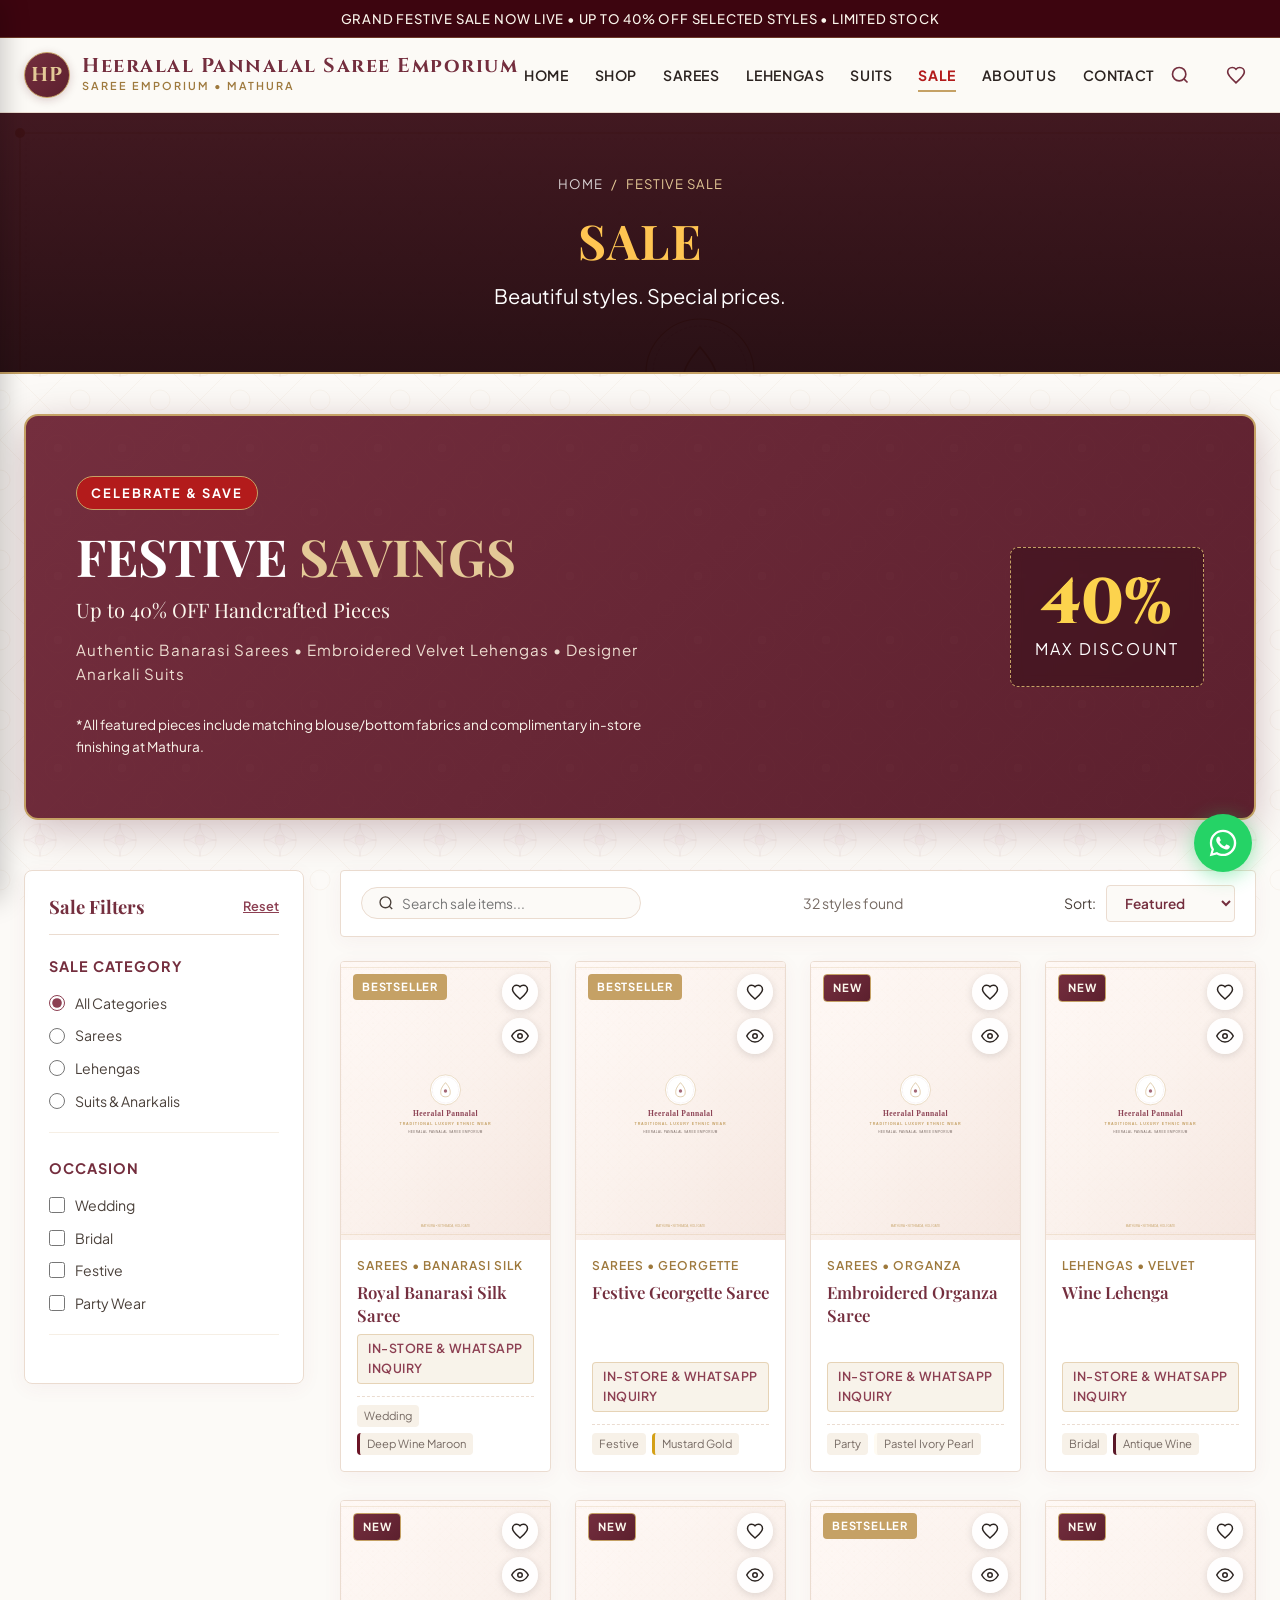
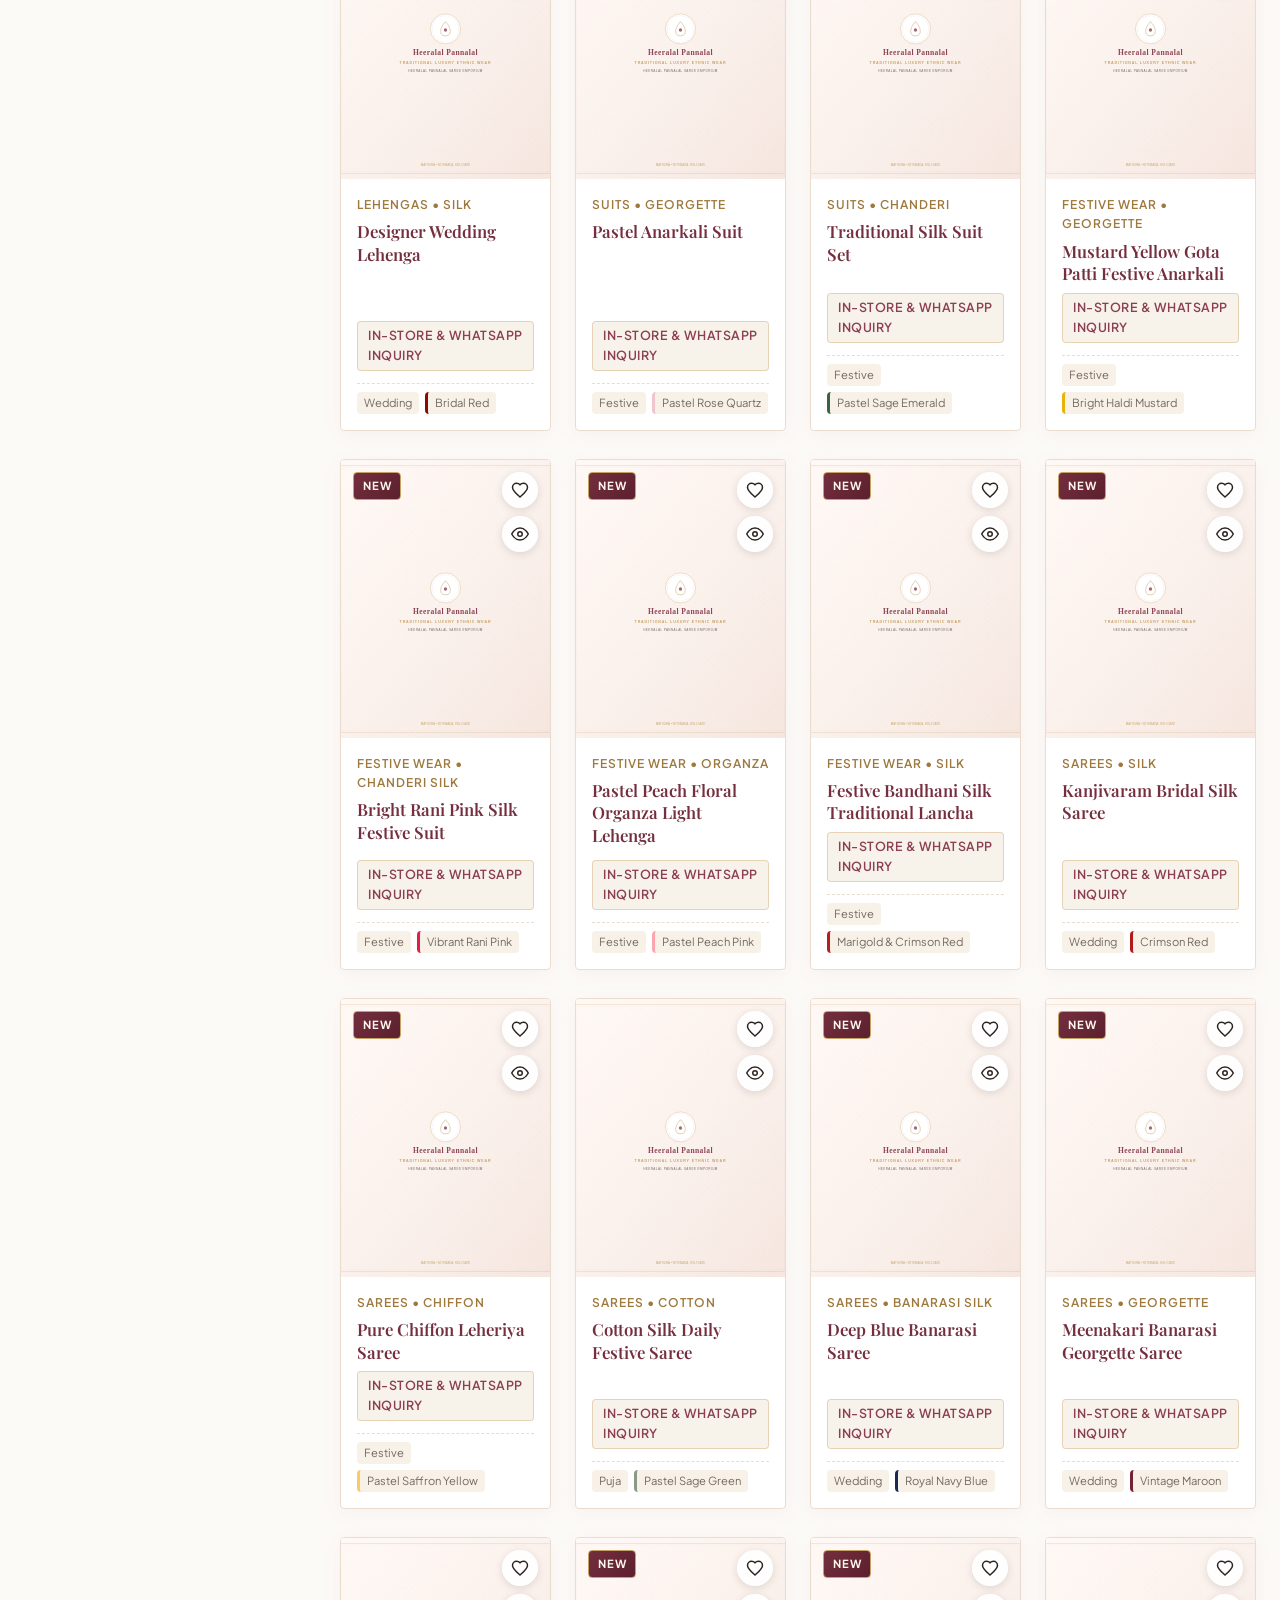
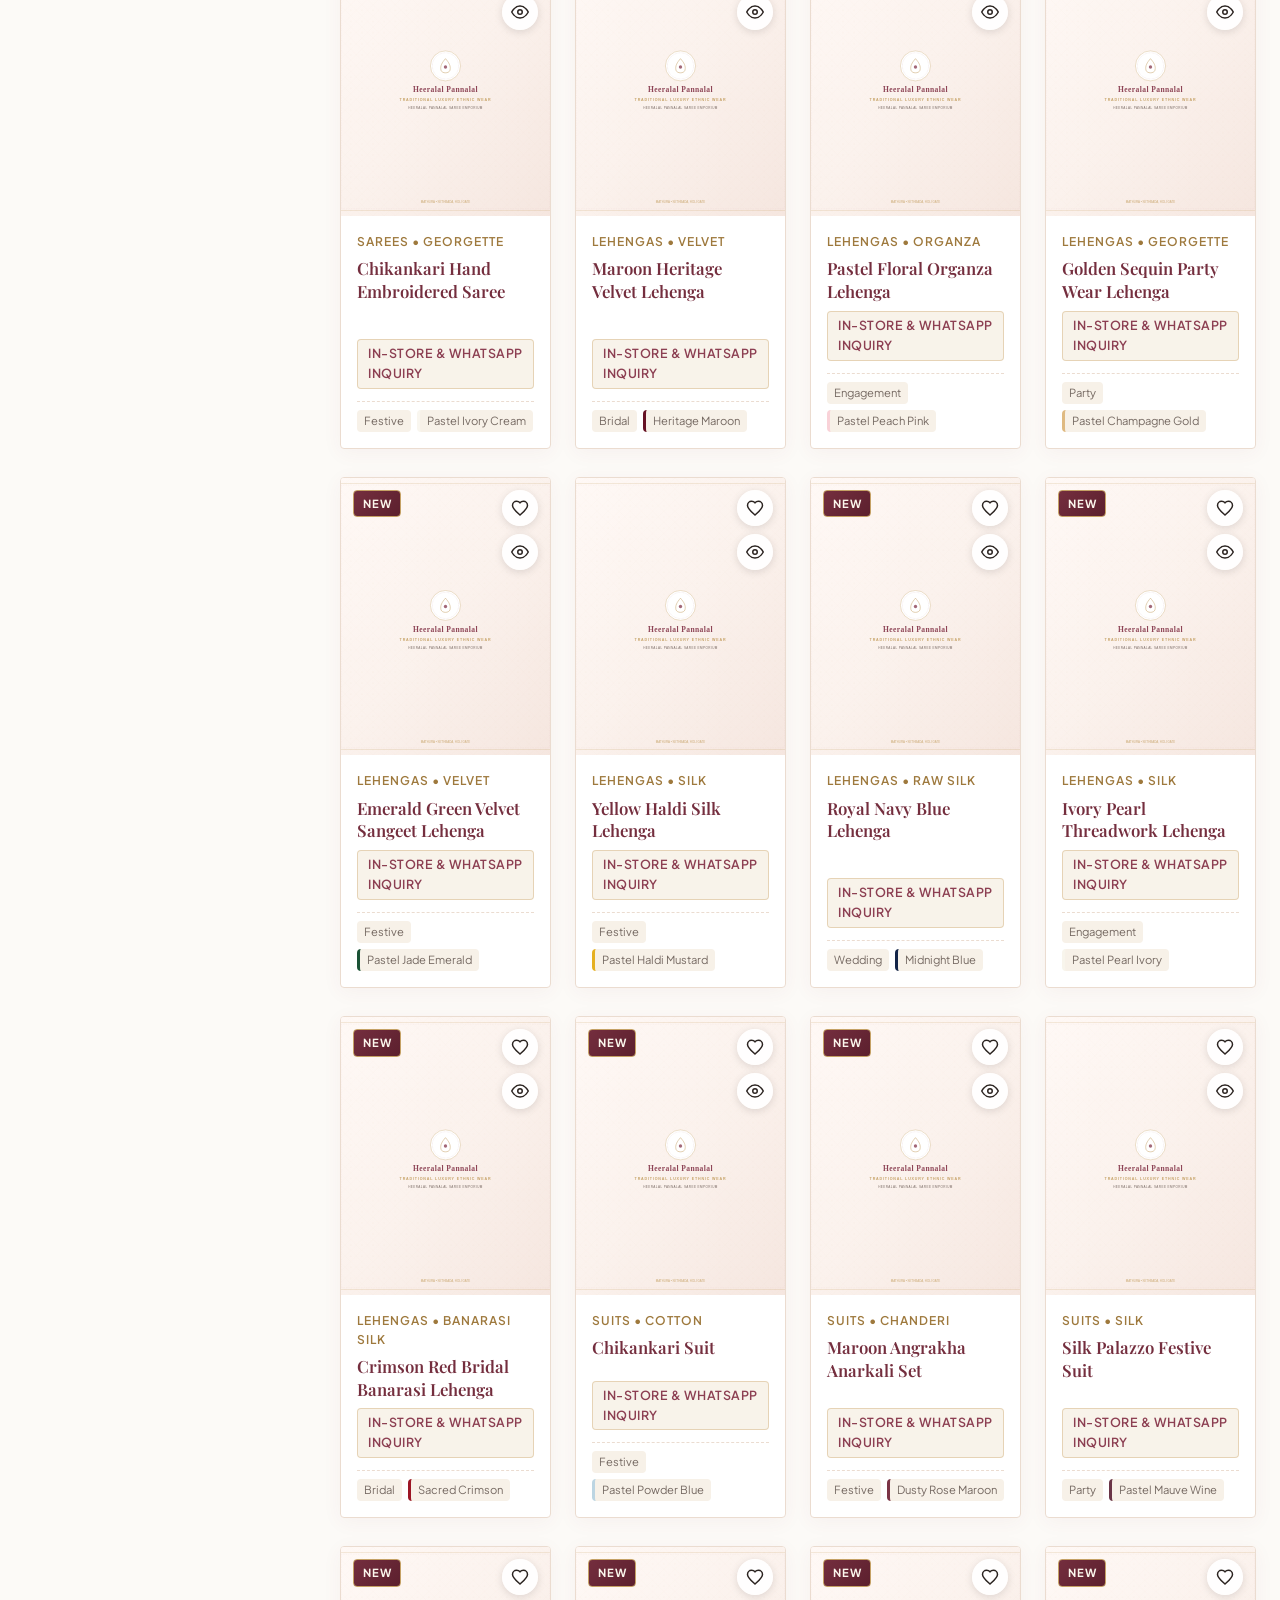
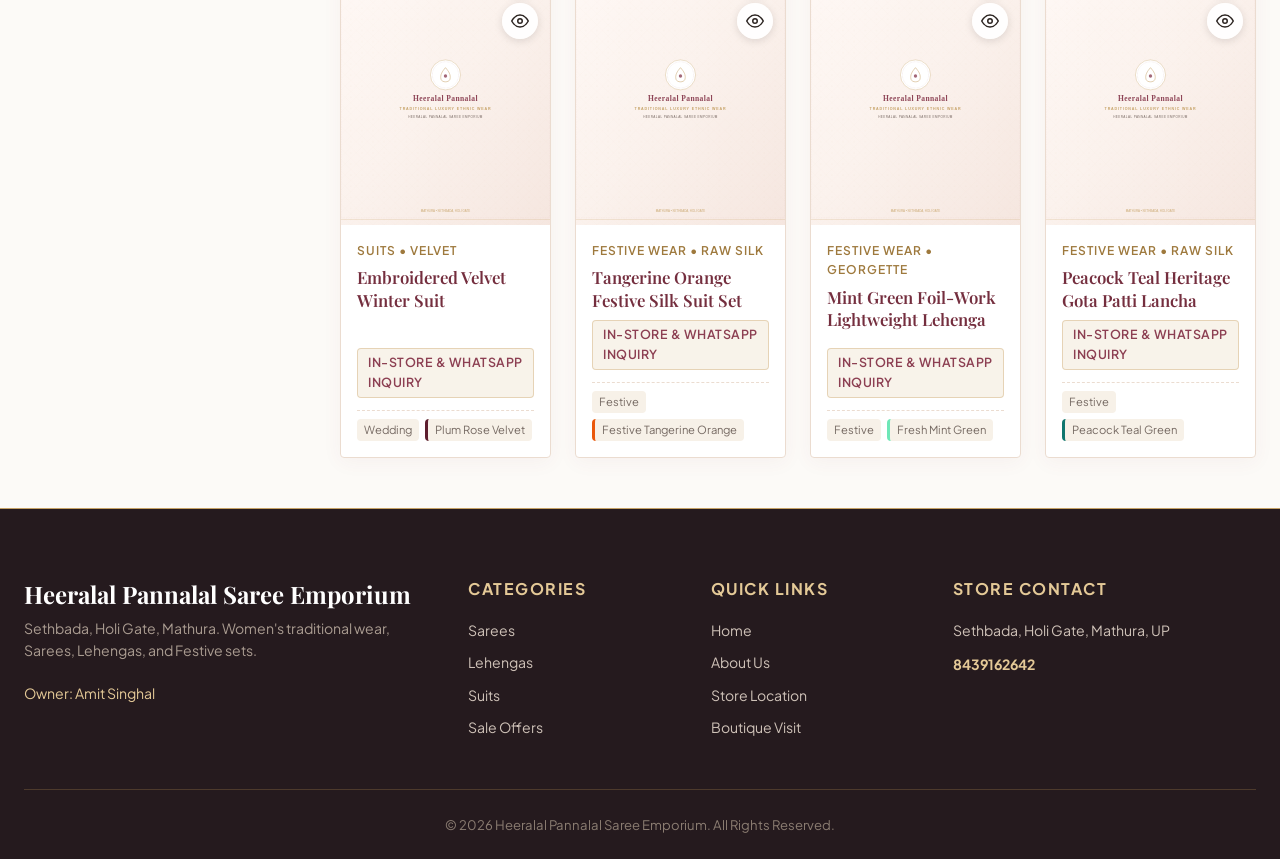
<file: sale.html>
<!DOCTYPE html>
<html lang="en">
<head>
    <meta charset="UTF-8">
    <meta name="viewport" content="width=device-width, initial-scale=1.0">
    <title>Festive SALE | Up to 40% OFF | Heeralal Pannalal Saree Emporium Mathura</title>
    <meta name="description" content="Shop the Grand Festive Sale at Heeralal Pannalal Saree Emporium Mathura. Up to 40% OFF on Banarasi sarees, wedding lehengas and festive suits.">
    <meta name="keywords" content="Saree sale Mathura, Lehenga sale Mathura, Ethnic wear discount Holi Gate Mathura">
    <link rel="stylesheet" href="css/style.css">
    <link rel="icon" type="image/svg+xml" href="images/logo.svg">
</head>
<body>

    <!-- Announcement Bar -->
    <div class="announcement-bar" style="background:#3d050f;">
        <span>GRAND FESTIVE SALE NOW LIVE • UP TO 40% OFF SELECTED STYLES • LIMITED STOCK</span>
    </div>

    <!-- Navigation Bar -->
    <header class="header-main">
        <div class="nav-container">
            <a href="index.html" class="brand-logo-link">
                <div class="brand-emblem"><span>HP</span></div>
                <div class="brand-text-block">
                    <span class="brand-name" data-shop-name>Heeralal Pannalal</span>
                    <span class="brand-tagline">Saree Emporium • Mathura</span>
                </div>
            </a>

            <nav class="nav-menu">
                <a href="index.html" class="nav-link">Home</a>
                <a href="shop.html" class="nav-link">Shop</a>
                <a href="sarees.html" class="nav-link">Sarees</a>
                <a href="lehengas.html" class="nav-link">Lehengas</a>
                <a href="suits.html" class="nav-link">Suits</a>
                <a href="sale.html" class="nav-link nav-sale active">Sale</a>
                <a href="about.html" class="nav-link">About Us</a>
                <a href="contact.html" class="nav-link">Contact</a>
            </nav>

            <div class="nav-actions">
                <button class="nav-action-btn search-trigger-btn" aria-label="Search"><svg viewBox="0 0 24 24" width="20" height="20" fill="none" stroke="currentColor" stroke-width="2"><circle cx="11" cy="11" r="8"/><line x1="21" y1="21" x2="16.65" y2="16.65"/></svg></button>
                <a href="shop.html?filter=wishlist" class="nav-action-btn" aria-label="Wishlist"><svg viewBox="0 0 24 24" width="20" height="20" fill="none" stroke="currentColor" stroke-width="2"><path d="M12 21.35l-1.45-1.32C5.4 15.36 2 12.28 2 8.5 2 5.42 4.42 3 7.5 3c1.74 0 3.41.81 4.5 2.09C13.09 3.81 14.76 3 16.5 3 19.58 3 22 5.42 22 8.5c0 3.78-3.4 6.86-8.55 11.54L12 21.35z"/></svg><span class="action-badge wishlist-count-badge" style="display:none;">0</span></a>
                <button class="hamburger-btn" aria-label="Menu"><span></span><span></span><span></span></button>
            </div>
        </div>
    </header>

    <!-- Mobile Drawer -->
    <div class="mobile-backdrop"></div>
    <div class="mobile-drawer">
        <div class="mobile-drawer-header">
            <span class="brand-name">Heeralal Pannalal</span>
            <button class="mobile-drawer-close">&times;</button>
        </div>
        <div class="mobile-nav-list">
            <a href="index.html" class="mobile-nav-link">Home <span>→</span></a>
            <a href="shop.html" class="mobile-nav-link">Shop All <span>→</span></a>
            <a href="sarees.html" class="mobile-nav-link">Sarees <span>→</span></a>
            <a href="lehengas.html" class="mobile-nav-link">Lehengas <span>→</span></a>
            <a href="suits.html" class="mobile-nav-link">Suits <span>→</span></a>
            <a href="sale.html" class="mobile-nav-link active" style="color:#b31b1b; font-weight:700;">Sale <span>→</span></a>
            <a href="about.html" class="mobile-nav-link">About <span>→</span></a>
            <a href="contact.html" class="mobile-nav-link">Contact <span>→</span></a>
        </div>
    </div>

    <!-- Header Banner -->
    <div class="catalog-page-header" style="background: linear-gradient(rgba(50, 6, 15, 0.92), rgba(30, 4, 9, 0.95)), url('images/sale/sale-banner.svg');">
        <div class="container">
            <div class="breadcrumbs">
                <a href="index.html">Home</a> <span>/</span> <span>Festive Sale</span>
            </div>
            <h1 style="color:#ffc552; letter-spacing: 2px;">SALE</h1>
            <p style="font-size: 1.25rem; color:#ffffff;">Beautiful styles. Special prices.</p>
        </div>
    </div>

    <!-- Large Sale Banner Promo -->
    <div class="container" style="margin-top: 40px;">
        <div class="sale-banner-card">
            <div class="sale-banner-pattern"></div>
            <div class="sale-banner-content">
                <span class="sale-badge-pill">Celebrate & Save</span>
                <h2 class="sale-banner-title">
                    FESTIVE <span>SAVINGS</span>
                </h2>
                <h3 class="sale-banner-subtitle">
                    Up to 40% OFF Handcrafted Pieces
                </h3>
                <p class="sale-banner-categories">
                    Authentic Banarasi Sarees • Embroidered Velvet Lehengas • Designer Anarkali Suits
                </p>
                <div style="font-size:0.85rem; color:var(--gold-pale);">
                    *All featured pieces include matching blouse/bottom fabrics and complimentary in-store finishing at Mathura.
                </div>
            </div>
            <div class="sale-banner-visual">
                <div class="sale-huge-off" style="color:#fcd34d;">40%</div>
                <div class="sale-off-label">Max Discount</div>
            </div>
        </div>
    </div>

    <!-- Sale Main Catalog Container -->
    <div class="container">
        <div class="catalog-layout">
            <!-- Sidebar Filters -->
            <aside class="filter-sidebar">
                <div class="filter-sidebar-header">
                    <h3>Sale Filters</h3>
                    <a href="#" id="clear-filters-btn" class="filter-clear-link">Reset</a>
                </div>

                <form id="filter-form">
                    <!-- Category in Sale -->
                    <div class="filter-group">
                        <div class="filter-group-title">Sale Category</div>
                        <div class="filter-options-list">
                            <label class="filter-checkbox-label"><input type="radio" name="category" value="all" checked> All Categories</label>
                            <label class="filter-checkbox-label"><input type="radio" name="category" value="Sarees"> Sarees</label>
                            <label class="filter-checkbox-label"><input type="radio" name="category" value="Lehengas"> Lehengas</label>
                            <label class="filter-checkbox-label"><input type="radio" name="category" value="Suits"> Suits & Anarkalis</label>
                        </div>
                    </div>

                    <!-- Occasion in Sale -->
                    <div class="filter-group">
                        <div class="filter-group-title">Occasion</div>
                        <div class="filter-options-list">
                            <label class="filter-checkbox-label"><input type="checkbox" name="occasion" value="Wedding"> Wedding</label>
                            <label class="filter-checkbox-label"><input type="checkbox" name="occasion" value="Bridal"> Bridal</label>
                            <label class="filter-checkbox-label"><input type="checkbox" name="occasion" value="Festive"> Festive</label>
                            <label class="filter-checkbox-label"><input type="checkbox" name="occasion" value="Party"> Party Wear</label>
                        </div>
                    </div>
                </form>
            </aside>

            <!-- Main Sale Products Grid -->
            <main class="catalog-main-content">
                <div class="catalog-toolbar">
                    <div class="catalog-search-box">
                        <svg viewBox="0 0 24 24" width="18" height="18" fill="none" stroke="currentColor" stroke-width="2"><circle cx="11" cy="11" r="8"/><line x1="21" y1="21" x2="16.65" y2="16.65"/></svg>
                        <input type="text" id="catalog-search" placeholder="Search sale items...">
                    </div>
                    <div style="font-size:0.88rem; color:var(--text-muted);" id="product-count">Loading sale pieces...</div>
                    <div class="catalog-sort-box">
                        <span>Sort:</span>
                        <select id="catalog-sort" class="catalog-sort-select">
                            <option value="featured" selected>Featured</option>
                            <option value="newest">New Arrivals</option>
                        </select>
                    </div>
                </div>

                <div id="product-grid" class="product-grid"></div>
            </main>
        </div>
    </div>

    <!-- Footer -->
    <footer class="site-footer">
        <div class="container">
            <div class="footer-grid">
                <div class="footer-brand">
                    <h3 data-shop-name>Heeralal Pannalal Saree Emporium</h3>
                    <p>Sethbada, Holi Gate, Mathura. Women's traditional wear, Sarees, Lehengas, and Festive sets.</p>
                    <p style="color:var(--gold-light);">Owner: Amit Singhal</p>
                </div>
                <div class="footer-col">
                    <h4>Categories</h4>
                    <div class="footer-links">
                        <a href="sarees.html">Sarees</a>
                        <a href="lehengas.html">Lehengas</a>
                        <a href="suits.html">Suits</a>
                        <a href="sale.html">Sale Offers</a>
                    </div>
                </div>
                <div class="footer-col">
                    <h4>Quick Links</h4>
                    <div class="footer-links">
                        <a href="index.html">Home</a>
                        <a href="about.html">About Us</a>
                        <a href="contact.html">Store Location</a>
                        <a href="contact.html">Boutique Visit</a>
                    </div>
                </div>
                <div class="footer-col">
                    <h4>Store Contact</h4>
                    <div class="footer-contact-item"><span>Sethbada, Holi Gate, Mathura, UP</span></div>
                    <div class="footer-contact-item"><a href="tel:8439162642" style="color:var(--gold-light); font-weight:700;">8439162642</a></div>
                </div>
            </div>
            <div class="footer-bottom"><p>© 2026 Heeralal Pannalal Saree Emporium. All Rights Reserved.</p></div>
        </div>
    </footer>

    <!-- Floating WhatsApp -->
    <a href="https://wa.me/918439162642" target="_blank" rel="noopener noreferrer" class="whatsapp-floating" aria-label="WhatsApp">
        <svg viewBox="0 0 24 24" width="32" height="32" fill="currentColor"><path d="M12.04 2c-5.46 0-9.91 4.45-9.91 9.91 0 1.75.46 3.45 1.32 4.95L2.05 22l5.25-1.38c1.45.79 3.08 1.21 4.74 1.21 5.46 0 9.91-4.45 9.91-9.91 0-2.65-1.03-5.14-2.9-7.01A9.816 9.816 0 0 0 12.04 2zm0 18.15c-1.48 0-2.93-.4-4.2-1.15l-.3-.18-3.12.82.83-3.04-.2-.31a8.14 8.14 0 0 1-1.25-4.38c0-4.5 3.66-8.16 8.17-8.16 2.18 0 4.23.85 5.77 2.39a8.115 8.115 0 0 1 2.4 5.77c-.01 4.51-3.67 8.24-8.4 8.24zm4.49-6.13c-.25-.12-1.47-.72-1.7-.81-.23-.08-.39-.12-.56.12-.17.25-.64.81-.79.97-.14.17-.29.19-.54.06-.25-.12-1.05-.39-2-1.23-.74-.66-1.24-1.47-1.39-1.72-.14-.25-.02-.38.11-.51.11-.11.25-.29.37-.43.12-.14.17-.25.25-.41.08-.17.04-.31-.02-.43s-.56-1.34-.76-1.84c-.2-.48-.41-.42-.56-.43h-.48c-.17 0-.44.06-.67.31-.23.25-.88.86-.88 2.1 0 1.24.9 2.44 1.03 2.61.12.17 1.78 2.71 4.3 3.8.6.26 1.07.41 1.43.53.6.19 1.15.16 1.58.1.48-.07 1.47-.6 1.68-1.18.21-.58.21-1.07.15-1.18-.07-.12-.23-.19-.48-.31z"/></svg>
    </a>

    <!-- Scripts -->
    <script src="js/products.js"></script>
    <script src="js/cart.js"></script>
    <script src="js/filters.js"></script>
    <script src="js/script.js"></script>
    <script>
        document.addEventListener('DOMContentLoaded', () => {
            window.catalogInstance = new CatalogManager({
                isSaleOnly: true, // Only show products with discounts
                containerId: 'product-grid',
                countId: 'product-count',
                searchId: 'catalog-search',
                sortId: 'catalog-sort',
                filterFormId: 'filter-form',
                clearBtnId: 'clear-filters-btn'
            });
        });
    </script>
</body>
</html>
</file>
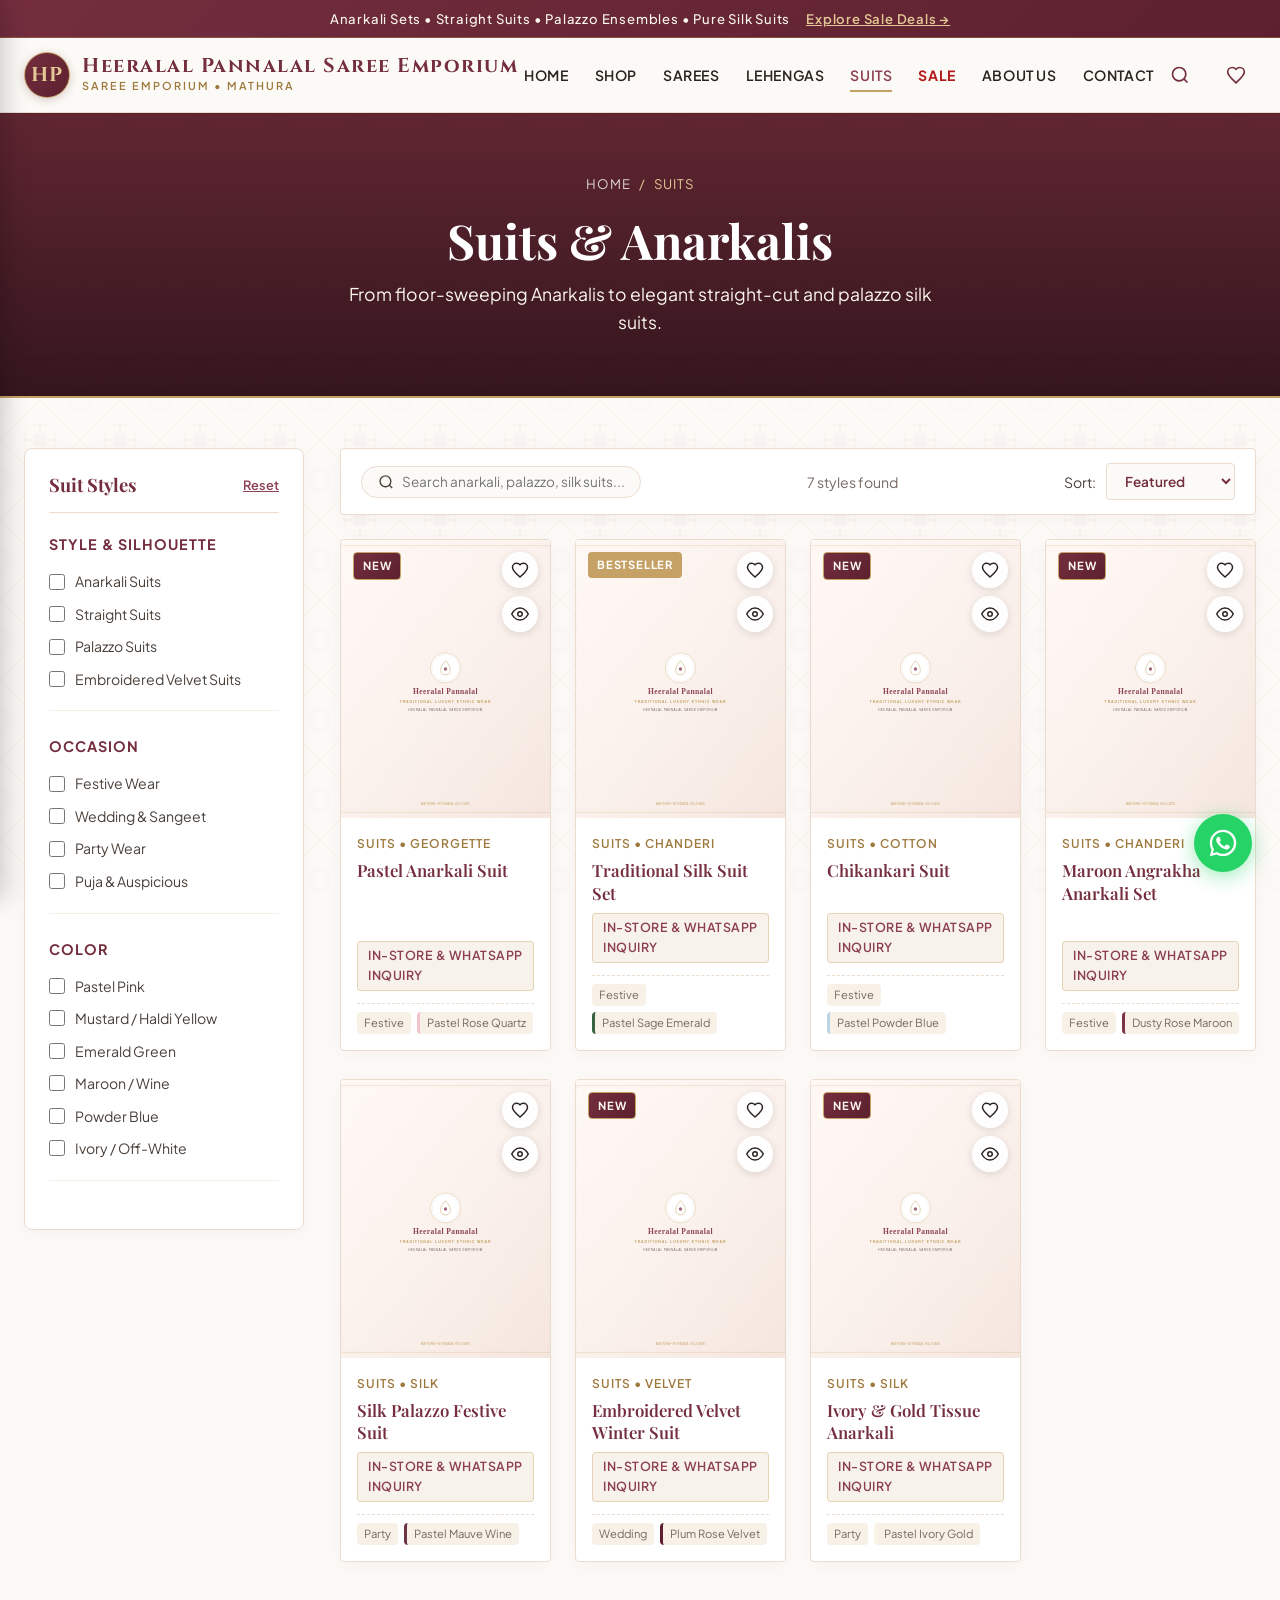
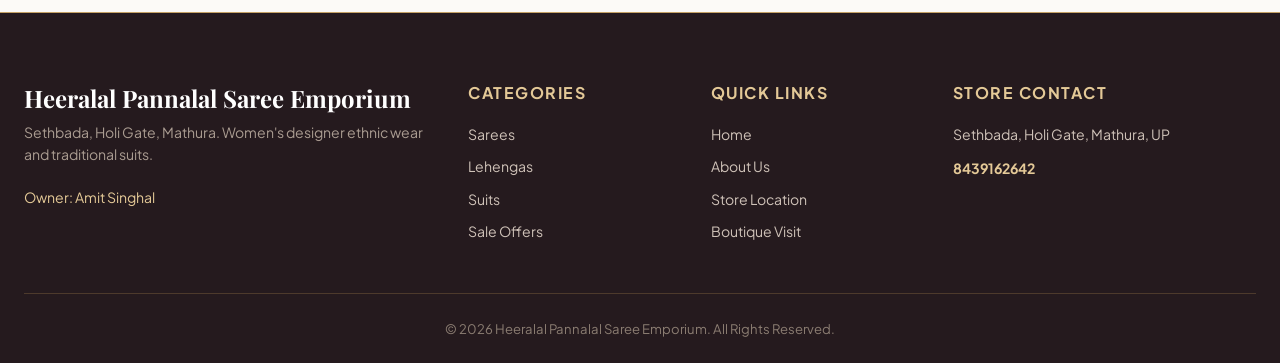
<file: suits.html>
<!DOCTYPE html>
<html lang="en">
<head>
    <meta charset="UTF-8">
    <meta name="viewport" content="width=device-width, initial-scale=1.0">
    <title>Suits & Anarkalis | Heeralal Pannalal Saree Emporium Mathura</title>
    <meta name="description" content="Discover Anarkali suits, straight-cut silk suits, palazzo sets and festive ethnic wear at Heeralal Pannalal Saree Emporium, Mathura.">
    <meta name="keywords" content="Suits in Mathura, Anarkali suits Mathura, Palazzo suits Mathura, Salwar suits Holi Gate">
    <link rel="stylesheet" href="css/style.css">
    <link rel="icon" type="image/svg+xml" href="images/logo.svg">
</head>
<body>

    <!-- Announcement Bar -->
    <div class="announcement-bar">
        <span>Anarkali Sets • Straight Suits • Palazzo Ensembles • Pure Silk Suits</span>
        <a href="sale.html">Explore Sale Deals →</a>
    </div>

    <!-- Navigation Bar -->
    <header class="header-main">
        <div class="nav-container">
            <a href="index.html" class="brand-logo-link">
                <div class="brand-emblem"><span>HP</span></div>
                <div class="brand-text-block">
                    <span class="brand-name" data-shop-name>Heeralal Pannalal</span>
                    <span class="brand-tagline">Saree Emporium • Mathura</span>
                </div>
            </a>

            <nav class="nav-menu">
                <a href="index.html" class="nav-link">Home</a>
                <a href="shop.html" class="nav-link">Shop</a>
                <a href="sarees.html" class="nav-link">Sarees</a>
                <a href="lehengas.html" class="nav-link">Lehengas</a>
                <a href="suits.html" class="nav-link active">Suits</a>
                <a href="sale.html" class="nav-link nav-sale">Sale</a>
                <a href="about.html" class="nav-link">About Us</a>
                <a href="contact.html" class="nav-link">Contact</a>
            </nav>

            <div class="nav-actions">
                <button class="nav-action-btn search-trigger-btn" aria-label="Search"><svg viewBox="0 0 24 24" width="20" height="20" fill="none" stroke="currentColor" stroke-width="2"><circle cx="11" cy="11" r="8"/><line x1="21" y1="21" x2="16.65" y2="16.65"/></svg></button>
                <a href="shop.html?filter=wishlist" class="nav-action-btn" aria-label="Wishlist"><svg viewBox="0 0 24 24" width="20" height="20" fill="none" stroke="currentColor" stroke-width="2"><path d="M12 21.35l-1.45-1.32C5.4 15.36 2 12.28 2 8.5 2 5.42 4.42 3 7.5 3c1.74 0 3.41.81 4.5 2.09C13.09 3.81 14.76 3 16.5 3 19.58 3 22 5.42 22 8.5c0 3.78-3.4 6.86-8.55 11.54L12 21.35z"/></svg><span class="action-badge wishlist-count-badge" style="display:none;">0</span></a>
                <button class="hamburger-btn" aria-label="Menu"><span></span><span></span><span></span></button>
            </div>
        </div>
    </header>

    <!-- Mobile Drawer -->
    <div class="mobile-backdrop"></div>
    <div class="mobile-drawer">
        <div class="mobile-drawer-header">
            <span class="brand-name">Heeralal Pannalal</span>
            <button class="mobile-drawer-close">&times;</button>
        </div>
        <div class="mobile-nav-list">
            <a href="index.html" class="mobile-nav-link">Home <span>→</span></a>
            <a href="shop.html" class="mobile-nav-link">Shop All <span>→</span></a>
            <a href="sarees.html" class="mobile-nav-link">Sarees <span>→</span></a>
            <a href="lehengas.html" class="mobile-nav-link">Lehengas <span>→</span></a>
            <a href="suits.html" class="mobile-nav-link active">Suits <span>→</span></a>
            <a href="sale.html" class="mobile-nav-link" style="color:#b31b1b; font-weight:700;">Sale <span>→</span></a>
            <a href="about.html" class="mobile-nav-link">About <span>→</span></a>
            <a href="contact.html" class="mobile-nav-link">Contact <span>→</span></a>
        </div>
    </div>

    <!-- Header Banner -->
    <div class="catalog-page-header">
        <div class="container">
            <div class="breadcrumbs">
                <a href="index.html">Home</a> <span>/</span> <span>Suits</span>
            </div>
            <h1>Suits & Anarkalis</h1>
            <p>From floor-sweeping Anarkalis to elegant straight-cut and palazzo silk suits.</p>
        </div>
    </div>

    <!-- Suits Catalog Container -->
    <div class="container">
        <div class="catalog-layout">
            <!-- Sidebar Filters -->
            <aside class="filter-sidebar">
                <div class="filter-sidebar-header">
                    <h3>Suit Styles</h3>
                    <a href="#" id="clear-filters-btn" class="filter-clear-link">Reset</a>
                </div>

                <form id="filter-form">
                    <!-- Silhouette Types (Requested) -->
                    <div class="filter-group">
                        <div class="filter-group-title">Style & Silhouette</div>
                        <div class="filter-options-list">
                            <label class="filter-checkbox-label"><input type="checkbox" name="fabric" value="Anarkali"> Anarkali Suits</label>
                            <label class="filter-checkbox-label"><input type="checkbox" name="fabric" value="Straight"> Straight Suits</label>
                            <label class="filter-checkbox-label"><input type="checkbox" name="fabric" value="Palazzo"> Palazzo Suits</label>
                            <label class="filter-checkbox-label"><input type="checkbox" name="fabric" value="Embroidered"> Embroidered Velvet Suits</label>
                        </div>
                    </div>

                    <!-- Occasion Filter -->
                    <div class="filter-group">
                        <div class="filter-group-title">Occasion</div>
                        <div class="filter-options-list">
                            <label class="filter-checkbox-label"><input type="checkbox" name="occasion" value="Festive"> Festive Wear</label>
                            <label class="filter-checkbox-label"><input type="checkbox" name="occasion" value="Wedding"> Wedding & Sangeet</label>
                            <label class="filter-checkbox-label"><input type="checkbox" name="occasion" value="Party"> Party Wear</label>
                            <label class="filter-checkbox-label"><input type="checkbox" name="occasion" value="Puja"> Puja & Auspicious</label>
                        </div>
                    </div>

                    <!-- Color Filter -->
                    <div class="filter-group">
                        <div class="filter-group-title">Color</div>
                        <div class="filter-options-list">
                            <label class="filter-checkbox-label"><input type="checkbox" name="color" value="Pastel Pink"> Pastel Pink</label>
                            <label class="filter-checkbox-label"><input type="checkbox" name="color" value="Mustard"> Mustard / Haldi Yellow</label>
                            <label class="filter-checkbox-label"><input type="checkbox" name="color" value="Emerald Green"> Emerald Green</label>
                            <label class="filter-checkbox-label"><input type="checkbox" name="color" value="Maroon"> Maroon / Wine</label>
                            <label class="filter-checkbox-label"><input type="checkbox" name="color" value="Powder Blue"> Powder Blue</label>
                            <label class="filter-checkbox-label"><input type="checkbox" name="color" value="Ivory"> Ivory / Off-White</label>
                        </div>
                    </div>
                </form>
            </aside>

            <!-- Main Suits Grid -->
            <main class="catalog-main-content">
                <div class="catalog-toolbar">
                    <div class="catalog-search-box">
                        <svg viewBox="0 0 24 24" width="18" height="18" fill="none" stroke="currentColor" stroke-width="2"><circle cx="11" cy="11" r="8"/><line x1="21" y1="21" x2="16.65" y2="16.65"/></svg>
                        <input type="text" id="catalog-search" placeholder="Search anarkali, palazzo, silk suits...">
                    </div>
                    <div style="font-size:0.88rem; color:var(--text-muted);" id="product-count">Loading suits...</div>
                    <div class="catalog-sort-box">
                        <span>Sort:</span>
                        <select id="catalog-sort" class="catalog-sort-select">
                            <option value="featured">Featured</option>
                            <option value="newest">New Arrivals</option>
                        </select>
                    </div>
                </div>

                <div id="product-grid" class="product-grid"></div>
            </main>
        </div>
    </div>

    <!-- Footer -->
    <footer class="site-footer">
        <div class="container">
            <div class="footer-grid">
                <div class="footer-brand">
                    <h3 data-shop-name>Heeralal Pannalal Saree Emporium</h3>
                    <p>Sethbada, Holi Gate, Mathura. Women's designer ethnic wear and traditional suits.</p>
                    <p style="color:var(--gold-light);">Owner: Amit Singhal</p>
                </div>
                <div class="footer-col">
                    <h4>Categories</h4>
                    <div class="footer-links">
                        <a href="sarees.html">Sarees</a>
                        <a href="lehengas.html">Lehengas</a>
                        <a href="suits.html">Suits</a>
                        <a href="sale.html">Sale Offers</a>
                    </div>
                </div>
                <div class="footer-col">
                    <h4>Quick Links</h4>
                    <div class="footer-links">
                        <a href="index.html">Home</a>
                        <a href="about.html">About Us</a>
                        <a href="contact.html">Store Location</a>
                        <a href="contact.html">Boutique Visit</a>
                    </div>
                </div>
                <div class="footer-col">
                    <h4>Store Contact</h4>
                    <div class="footer-contact-item"><span>Sethbada, Holi Gate, Mathura, UP</span></div>
                    <div class="footer-contact-item"><a href="tel:8439162642" style="color:var(--gold-light); font-weight:700;">8439162642</a></div>
                </div>
            </div>
            <div class="footer-bottom"><p>© 2026 Heeralal Pannalal Saree Emporium. All Rights Reserved.</p></div>
        </div>
    </footer>

    <!-- Floating WhatsApp -->
    <a href="https://wa.me/918439162642" target="_blank" rel="noopener noreferrer" class="whatsapp-floating" aria-label="WhatsApp">
        <svg viewBox="0 0 24 24" width="32" height="32" fill="currentColor"><path d="M12.04 2c-5.46 0-9.91 4.45-9.91 9.91 0 1.75.46 3.45 1.32 4.95L2.05 22l5.25-1.38c1.45.79 3.08 1.21 4.74 1.21 5.46 0 9.91-4.45 9.91-9.91 0-2.65-1.03-5.14-2.9-7.01A9.816 9.816 0 0 0 12.04 2zm0 18.15c-1.48 0-2.93-.4-4.2-1.15l-.3-.18-3.12.82.83-3.04-.2-.31a8.14 8.14 0 0 1-1.25-4.38c0-4.5 3.66-8.16 8.17-8.16 2.18 0 4.23.85 5.77 2.39a8.115 8.115 0 0 1 2.4 5.77c-.01 4.51-3.67 8.24-8.4 8.24zm4.49-6.13c-.25-.12-1.47-.72-1.7-.81-.23-.08-.39-.12-.56.12-.17.25-.64.81-.79.97-.14.17-.29.19-.54.06-.25-.12-1.05-.39-2-1.23-.74-.66-1.24-1.47-1.39-1.72-.14-.25-.02-.38.11-.51.11-.11.25-.29.37-.43.12-.14.17-.25.25-.41.08-.17.04-.31-.02-.43s-.56-1.34-.76-1.84c-.2-.48-.41-.42-.56-.43h-.48c-.17 0-.44.06-.67.31-.23.25-.88.86-.88 2.1 0 1.24.9 2.44 1.03 2.61.12.17 1.78 2.71 4.3 3.8.6.26 1.07.41 1.43.53.6.19 1.15.16 1.58.1.48-.07 1.47-.6 1.68-1.18.21-.58.21-1.07.15-1.18-.07-.12-.23-.19-.48-.31z"/></svg>
    </a>

    <!-- Scripts -->
    <script src="js/products.js"></script>
    <script src="js/cart.js"></script>
    <script src="js/filters.js"></script>
    <script src="js/script.js"></script>
    <script>
        document.addEventListener('DOMContentLoaded', () => {
            window.catalogInstance = new CatalogManager({
                baseCategory: 'Suits',
                containerId: 'product-grid',
                countId: 'product-count',
                searchId: 'catalog-search',
                sortId: 'catalog-sort',
                filterFormId: 'filter-form',
                clearBtnId: 'clear-filters-btn'
            });
        });
    </script>
</body>
</html>
</file>
<file: css/style.css>
/**
 * ====================================================================
 * HEERALAL PANNALAL SAREE EMPORIUM — MASTER STYLESHEET
 * Luxury Indian Ethnic Fashion Boutique • Mathura
 * ====================================================================
 */

@import url('https://fonts.googleapis.com/css2?family=Cinzel:wght@500;600;700;800&family=Playfair+Display:ital,wght@0,400;0,600;0,700;1,400&family=Plus+Jakarta+Sans:wght@300;400;500;600;700&display=swap');

/* ====================================================================
 * 1. CSS VARIABLES & THEME TOKENS (LUXURY INDIAN PASTEL PALETTE)
 * ==================================================================== */
:root {
    /* Soft Antique Rose & Rosewood (Feminine Luxury Accent) */
    --rosewood-deep: #742e3e;
    --rosewood-rich: #8c3f52;
    --rosewood-light: #a65367;
    --rosewood-soft: #f4dce2;

    /* Champagne & Antique Soft Gold */
    --gold-primary: #c5a165;
    --gold-light: #e4c997;
    --gold-dark: #9e793d;
    --gold-pale: #fbf6ec;
    --gold-gradient: linear-gradient(135deg, #d4af37 0%, #faecd5 50%, #ae843c 100%);
    --gold-shimmer: linear-gradient(90deg, #c5a165 0%, #faecd5 50%, #c5a165 100%);

    /* Pastel Canvas & Surfaces */
    --cream-bg: #fcfaf7;
    --cream-surface: #ffffff;
    --cream-accent: #f7f1e8;
    --cream-card: #faf5ed;
    
    /* Dedicated Pastel Accents */
    --pastel-blush: #fdf2f4;
    --pastel-peach: #fef4eb;
    --pastel-sage: #edf3ec;
    --pastel-sky: #edf4f7;
    --pastel-lilac: #f6f0f8;

    /* Velvet Charcoal / Espresso Typography */
    --text-dark: #2b2320;
    --text-body: #4a403a;
    --text-muted: #766a63;
    --text-light: #a2958d;

    /* Pearl & Soft Gold Borders */
    --border-subtle: #ebdcd0;
    --border-strong: #c5a165;

    /* Palette Aliases for seamless component compatibility */
    --maroon-deep: var(--rosewood-deep);
    --maroon-rich: var(--rosewood-rich);
    --maroon-light: var(--rosewood-light);
    --maroon-muted: #642634;

    --font-heading: 'Playfair Display', Georgia, serif;
    --font-royal: 'Cinzel', 'Playfair Display', serif;
    --font-sans: 'Plus Jakarta Sans', -apple-system, BlinkMacSystemFont, "Segoe UI", Roboto, sans-serif;

    --shadow-soft: 0 4px 20px rgba(140, 63, 82, 0.05);
    --shadow-medium: 0 8px 30px rgba(140, 63, 82, 0.09);
    --shadow-hover: 0 16px 40px rgba(140, 63, 82, 0.15);
    --shadow-gold: 0 6px 25px rgba(197, 161, 101, 0.25);

    --radius-sm: 4px;
    --radius-md: 8px;
    --radius-lg: 14px;
    --radius-pill: 50px;

    --transition: all 0.3s cubic-bezier(0.25, 1, 0.5, 1);
}

/* ====================================================================
 * 2. RESET & BASE ELEMENTS
 * ==================================================================== */
*, *::before, *::after {
    box-sizing: border-box;
    margin: 0;
    padding: 0;
}

html {
    scroll-behavior: smooth;
    font-size: 16px;
    -webkit-text-size-adjust: 100%;
}

body {
    background-color: var(--cream-bg);
    color: var(--text-body);
    font-family: var(--font-sans);
    line-height: 1.6;
    overflow-x: hidden;
    position: relative;
    background-image: url('../images/pattern.svg');
    background-repeat: repeat;
    background-size: 80px 80px;
    background-attachment: fixed;
}

img {
    max-width: 100%;
    height: auto;
    display: block;
}

a {
    color: inherit;
    text-decoration: none;
    transition: var(--transition);
}

ul {
    list-style: none;
}

button, input, select, textarea {
    font-family: inherit;
    font-size: inherit;
    border: none;
    outline: none;
    background: none;
}

button {
    cursor: pointer;
}

.container {
    width: 100%;
    max-width: 1280px;
    margin: 0 auto;
    padding: 0 24px;
}

.container-wide {
    width: 100%;
    max-width: 1440px;
    margin: 0 auto;
    padding: 0 24px;
}

/* ====================================================================
 * 3. TYPOGRAPHY & ORNAMENTS
 * ==================================================================== */
h1, h2, h3, h4, h5, h6 {
    font-family: var(--font-heading);
    color: var(--maroon-deep);
    font-weight: 700;
    line-height: 1.25;
}

.section-header {
    text-align: center;
    max-width: 760px;
    margin: 0 auto 48px;
    position: relative;
}

.section-pretitle {
    display: inline-block;
    font-family: var(--font-sans);
    font-size: 0.82rem;
    font-weight: 700;
    text-transform: uppercase;
    letter-spacing: 3.5px;
    color: var(--gold-dark);
    margin-bottom: 10px;
    position: relative;
}

.section-title {
    font-size: 2.35rem;
    color: var(--maroon-deep);
    letter-spacing: -0.5px;
    margin-bottom: 12px;
}

.section-subtitle {
    font-size: 1.05rem;
    color: var(--text-muted);
    font-weight: 400;
}

/* Indian Motif Divider */
.ornament-divider {
    display: flex;
    align-items: center;
    justify-content: center;
    gap: 14px;
    margin: 16px auto 0;
    width: 180px;
}

.ornament-divider::before,
.ornament-divider::after {
    content: '';
    height: 1px;
    flex: 1;
    background: var(--gold-primary);
    opacity: 0.6;
}

.ornament-divider span {
    color: var(--gold-primary);
    font-size: 12px;
}

/* ====================================================================
 * 4. BUTTONS & UI CONTROLS
 * ==================================================================== */
.btn {
    display: inline-flex;
    align-items: center;
    justify-content: center;
    gap: 10px;
    padding: 13px 28px;
    font-size: 0.92rem;
    font-weight: 600;
    letter-spacing: 1px;
    text-transform: uppercase;
    border-radius: var(--radius-sm);
    transition: var(--transition);
    cursor: pointer;
    text-align: center;
}

.btn-primary {
    background: var(--maroon-rich);
    color: #ffffff;
    border: 1px solid var(--maroon-deep);
    box-shadow: 0 4px 15px rgba(107, 20, 38, 0.25);
}

.btn-primary:hover {
    background: linear-gradient(135deg, #742e3e 0%, #5c202e 100%);
    color: var(--gold-light);
    transform: translateY(-2px);
    box-shadow: 0 6px 20px rgba(107, 20, 38, 0.35);
}

.btn-gold {
    background: var(--gold-primary);
    color: #ffffff;
    border: 1px solid var(--gold-dark);
}

.btn-gold:hover {
    background: var(--gold-dark);
    transform: translateY(-2px);
    box-shadow: var(--shadow-gold);
}

.btn-outline {
    background: transparent;
    color: var(--maroon-deep);
    border: 1.5px solid var(--maroon-deep);
}

.btn-outline:hover {
    background: linear-gradient(135deg, #742e3e 0%, #5c202e 100%);
    color: #ffffff;
}

.btn-outline-gold {
    background: transparent;
    color: var(--gold-dark);
    border: 1.5px solid var(--gold-primary);
}

.btn-outline-gold:hover {
    background: var(--gold-primary);
    color: #ffffff;
}

.btn-white {
    background: #ffffff;
    color: var(--maroon-deep);
    border: 1px solid #ffffff;
    box-shadow: 0 4px 15px rgba(0,0,0,0.1);
}

.btn-white:hover {
    background: var(--gold-pale);
    color: var(--maroon-deep);
    border-color: var(--gold-primary);
    transform: translateY(-2px);
}

.btn-sm {
    padding: 8px 18px;
    font-size: 0.82rem;
}

.btn-block {
    width: 100%;
}

/* ====================================================================
 * 5. TOP ANNOUNCEMENT BAR & NAVIGATION
 * ==================================================================== */
.announcement-bar {
    background: linear-gradient(135deg, #742e3e 0%, #5c202e 100%);
    color: var(--gold-pale);
    font-size: 0.82rem;
    font-weight: 500;
    letter-spacing: 0.8px;
    padding: 8px 16px;
    text-align: center;
    border-bottom: 1px solid rgba(194, 153, 83, 0.35);
    display: flex;
    justify-content: center;
    align-items: center;
    gap: 16px;
}

.announcement-bar a {
    color: var(--gold-light);
    font-weight: 600;
    text-decoration: underline;
}

.header-main {
    position: sticky;
    top: 0;
    z-index: 1000;
    background: rgba(252, 250, 246, 0.95);
    backdrop-filter: blur(12px);
    -webkit-backdrop-filter: blur(12px);
    border-bottom: 1px solid var(--border-subtle);
    transition: var(--transition);
}

.header-main.scrolled {
    background: rgba(255, 255, 255, 0.98);
    box-shadow: 0 4px 20px rgba(74, 9, 22, 0.08);
    border-bottom-color: rgba(194, 153, 83, 0.4);
}

.nav-container {
    display: flex;
    align-items: center;
    justify-content: space-between;
    padding: 14px 24px;
    max-width: 1440px;
    margin: 0 auto;
}

/* Brand Logo */
.brand-logo-link {
    display: flex;
    align-items: center;
    gap: 12px;
}

.brand-emblem {
    width: 46px;
    height: 46px;
    background: linear-gradient(135deg, #742e3e 0%, #5c202e 100%);
    border: 1.5px solid var(--gold-primary);
    border-radius: 50%;
    display: flex;
    align-items: center;
    justify-content: center;
    box-shadow: 0 2px 10px rgba(74, 9, 22, 0.2);
}

.brand-emblem span {
    font-family: var(--font-royal);
    color: var(--gold-light);
    font-weight: 700;
    font-size: 1.25rem;
    letter-spacing: 1px;
}

.brand-text-block {
    display: flex;
    flex-direction: column;
}

.brand-name {
    font-family: var(--font-royal);
    font-size: 1.25rem;
    font-weight: 700;
    color: var(--maroon-deep);
    letter-spacing: 1.5px;
    line-height: 1.1;
}

.brand-tagline {
    font-size: 0.68rem;
    font-weight: 600;
    color: var(--gold-dark);
    letter-spacing: 2px;
    text-transform: uppercase;
}

/* Nav Menu */
.nav-menu {
    display: flex;
    align-items: center;
    gap: 26px;
}

.nav-link {
    font-size: 0.88rem;
    font-weight: 600;
    color: var(--text-dark);
    letter-spacing: 0.6px;
    text-transform: uppercase;
    position: relative;
    padding: 6px 0;
}

.nav-link::after {
    content: '';
    position: absolute;
    bottom: 0;
    left: 0;
    width: 0%;
    height: 2px;
    background: var(--gold-primary);
    transition: var(--transition);
}

.nav-link:hover, .nav-link.active {
    color: var(--maroon-rich);
}

.nav-link:hover::after, .nav-link.active::after {
    width: 100%;
}

.nav-link.nav-sale {
    color: #b31b1b;
    font-weight: 700;
}

/* Nav Actions (Search, Wishlist, Cart) */
.nav-actions {
    display: flex;
    align-items: center;
    gap: 16px;
}

.nav-action-btn {
    position: relative;
    width: 40px;
    height: 40px;
    border-radius: 50%;
    display: flex;
    align-items: center;
    justify-content: center;
    color: var(--maroon-deep);
    transition: var(--transition);
}

.nav-action-btn:hover {
    background: var(--cream-accent);
    color: var(--maroon-rich);
    transform: translateY(-2px);
}

.action-badge {
    position: absolute;
    top: 2px;
    right: 2px;
    background: var(--maroon-rich);
    color: #ffffff;
    font-size: 0.65rem;
    font-weight: 700;
    min-width: 18px;
    height: 18px;
    border-radius: 50%;
    display: inline-flex;
    align-items: center;
    justify-content: center;
    border: 2px solid #ffffff;
}

/* Hamburger toggle */
.hamburger-btn {
    display: none;
    width: 40px;
    height: 40px;
    flex-direction: column;
    justify-content: center;
    align-items: center;
    gap: 5px;
    color: var(--maroon-deep);
}

.hamburger-btn span {
    width: 22px;
    height: 2px;
    background: linear-gradient(135deg, #742e3e 0%, #5c202e 100%);
    border-radius: 2px;
    transition: var(--transition);
}

/* ====================================================================
 * 6. MOBILE DRAWER NAVIGATION
 * ==================================================================== */
.mobile-backdrop {
    position: fixed;
    inset: 0;
    background: rgba(42, 32, 27, 0.6);
    backdrop-filter: blur(4px);
    z-index: 1999;
    opacity: 0;
    visibility: hidden;
    transition: var(--transition);
}

.mobile-backdrop.open {
    opacity: 1;
    visibility: visible;
}

.mobile-drawer {
    position: fixed;
    top: 0;
    left: 0;
    bottom: 0;
    width: 82%;
    max-width: 340px;
    background: var(--cream-surface);
    z-index: 2000;
    transform: translateX(-100%);
    transition: transform 0.35s cubic-bezier(0.2, 0.9, 0.3, 1);
    box-shadow: 4px 0 25px rgba(0,0,0,0.2);
    display: flex;
    flex-direction: column;
    overflow-y: auto;
}

.mobile-drawer.open {
    transform: translateX(0);
}

.mobile-drawer-header {
    display: flex;
    align-items: center;
    justify-content: space-between;
    padding: 20px;
    border-bottom: 1px solid var(--border-subtle);
    background: var(--gold-pale);
}

.mobile-drawer-close {
    font-size: 1.8rem;
    color: var(--maroon-deep);
    line-height: 1;
}

.mobile-nav-list {
    padding: 20px 0;
    display: flex;
    flex-direction: column;
}

.mobile-nav-link {
    padding: 14px 24px;
    font-size: 1rem;
    font-weight: 600;
    color: var(--text-dark);
    border-bottom: 1px solid rgba(238, 223, 203, 0.4);
    display: flex;
    align-items: center;
    justify-content: space-between;
}

.mobile-nav-link:hover, .mobile-nav-link.active {
    background: var(--cream-accent);
    color: var(--maroon-rich);
    padding-left: 28px;
}

.mobile-drawer-footer {
    margin-top: auto;
    padding: 24px;
    background: var(--cream-bg);
    border-top: 1px solid var(--border-subtle);
}

.mobile-contact-block {
    font-size: 0.85rem;
    color: var(--text-muted);
}

.mobile-contact-block p {
    margin-bottom: 6px;
}

/* ====================================================================
 * 7. HERO SECTION
 * ==================================================================== */
.hero-section {
    position: relative;
    min-height: 85vh;
    display: flex;
    align-items: center;
    background-color: var(--maroon-deep);
    color: #ffffff;
    overflow: hidden;
    padding: 60px 0;
}

.hero-background-img {
    position: absolute;
    inset: 0;
    width: 100%;
    height: 100%;
    object-fit: cover;
    object-position: center 20%;
    filter: brightness(0.42);
    transform: scale(1.02);
    transition: transform 8s ease;
}

.hero-section:hover .hero-background-img {
    transform: scale(1.05);
}

.hero-overlay-gradient {
    position: absolute;
    inset: 0;
    background: linear-gradient(90deg, rgba(65, 23, 33, 0.80) 0%, rgba(65, 23, 33, 0.52) 50%, rgba(0, 0, 0, 0.4) 100%);
}

.hero-content {
    position: relative;
    z-index: 2;
    max-width: 680px;
    padding-left: 10px;
}

.hero-tag {
    display: inline-flex;
    align-items: center;
    gap: 8px;
    padding: 6px 16px;
    background: rgba(194, 153, 83, 0.25);
    border: 1px solid var(--gold-primary);
    border-radius: var(--radius-pill);
    color: var(--gold-light);
    font-size: 0.82rem;
    font-weight: 600;
    letter-spacing: 2px;
    text-transform: uppercase;
    margin-bottom: 24px;
    backdrop-filter: blur(4px);
}

.hero-title {
    font-size: 3.8rem;
    line-height: 1.1;
    color: #ffffff;
    font-family: var(--font-heading);
    margin-bottom: 20px;
    text-shadow: 0 4px 20px rgba(0,0,0,0.5);
}

.hero-title span {
    color: var(--gold-light);
    font-style: italic;
    font-family: var(--font-heading);
}

.hero-subtitle {
    font-size: 1.25rem;
    line-height: 1.5;
    color: #f0e6dc;
    margin-bottom: 34px;
    font-weight: 300;
}

.hero-btn-group {
    display: flex;
    flex-wrap: wrap;
    gap: 16px;
    margin-bottom: 40px;
}

.hero-highlights-strip {
    display: flex;
    gap: 24px;
    border-top: 1px solid rgba(245, 238, 228, 0.2);
    padding-top: 20px;
}

.hero-highlight-item {
    font-size: 0.82rem;
    letter-spacing: 0.5px;
    color: var(--gold-pale);
    display: flex;
    align-items: center;
    gap: 8px;
}

/* ====================================================================
 * 8. CATEGORY SHOWCASE CARDS
 * ==================================================================== */
.section-padding {
    padding: 85px 0;
}

.category-grid {
    display: grid;
    grid-template-columns: repeat(4, 1fr);
    gap: 24px;
}

.category-card {
    position: relative;
    border-radius: var(--radius-md);
    overflow: hidden;
    height: 440px;
    background: var(--cream-card);
    border: 1px solid var(--border-subtle);
    box-shadow: var(--shadow-soft);
    transition: var(--transition);
    display: flex;
    flex-direction: column;
    justify-content: flex-end;
    padding: 28px 22px;
}

.category-card:hover {
    transform: translateY(-6px);
    box-shadow: var(--shadow-hover);
    border-color: var(--gold-primary);
}

.category-card-img {
    position: absolute;
    inset: 0;
    width: 100%;
    height: 100%;
    object-fit: cover;
    transition: transform 0.7s cubic-bezier(0.25, 1, 0.5, 1);
}

.category-card:hover .category-card-img {
    transform: scale(1.08);
}

.category-card-overlay {
    position: absolute;
    inset: 0;
    background: linear-gradient(180deg, rgba(0,0,0,0.05) 0%, rgba(42, 9, 18, 0.45) 50%, rgba(65, 23, 33, 0.88) 100%);
    transition: var(--transition);
}

.category-card:hover .category-card-overlay {
    background: linear-gradient(180deg, rgba(0,0,0,0.05) 0%, rgba(42, 9, 18, 0.55) 45%, rgba(65, 23, 33, 0.92) 100%);
}

.category-card-content {
    position: relative;
    z-index: 2;
    color: #ffffff;
}

.category-card-tag {
    font-size: 0.72rem;
    font-weight: 600;
    text-transform: uppercase;
    letter-spacing: 2px;
    color: var(--gold-light);
    margin-bottom: 6px;
    display: block;
}

.category-card-title {
    font-size: 1.65rem;
    color: #ffffff;
    margin-bottom: 6px;
}

.category-card-desc {
    font-size: 0.85rem;
    color: #eddcd0;
    margin-bottom: 16px;
    line-height: 1.4;
}

.category-card-btn {
    display: inline-flex;
    align-items: center;
    gap: 8px;
    color: var(--gold-light);
    font-size: 0.85rem;
    font-weight: 600;
    letter-spacing: 1px;
    text-transform: uppercase;
    border-bottom: 1px solid var(--gold-primary);
    padding-bottom: 3px;
    transition: var(--transition);
}

.category-card:hover .category-card-btn {
    color: #ffffff;
    gap: 12px;
}

/* ====================================================================
 * 9. PRODUCT CARDS & PRODUCT GRID
 * ==================================================================== */
.product-grid {
    display: grid;
    grid-template-columns: repeat(4, 1fr);
    gap: 28px 24px;
}

.product-card {
    background: var(--cream-surface);
    border-radius: var(--radius-sm);
    overflow: hidden;
    border: 1px solid var(--border-subtle);
    box-shadow: var(--shadow-soft);
    transition: var(--transition);
    display: flex;
    flex-direction: column;
    position: relative;
}

.product-card:hover {
    transform: translateY(-5px);
    box-shadow: var(--shadow-hover);
    border-color: rgba(194, 153, 83, 0.6);
}

.product-card-image-wrap {
    position: relative;
    width: 100%;
    padding-top: 133%; /* 3:4 aspect ratio */
    overflow: hidden;
    background-color: var(--cream-accent);
}

.product-img-link {
    position: absolute;
    inset: 0;
}

.product-image {
    position: absolute;
    inset: 0;
    width: 100%;
    height: 100%;
    object-fit: cover;
    object-position: top center;
    transition: transform 0.6s cubic-bezier(0.2, 0.9, 0.3, 1);
}

.product-card:hover .product-image {
    transform: scale(1.06);
}

/* Badges */
.product-badges {
    position: absolute;
    top: 12px;
    left: 12px;
    display: flex;
    flex-direction: column;
    gap: 6px;
    z-index: 3;
}

.badge {
    display: inline-block;
    padding: 4px 9px;
    font-size: 0.70rem;
    font-weight: 700;
    letter-spacing: 0.8px;
    text-transform: uppercase;
    border-radius: var(--radius-sm);
}

.badge-sale {
    background: #b31b1b;
    color: #ffffff;
    box-shadow: 0 2px 8px rgba(179, 27, 27, 0.3);
}

.badge-new {
    background: linear-gradient(135deg, #742e3e 0%, #5c202e 100%);
    color: var(--gold-pale);
    border: 1px solid var(--gold-primary);
}

.badge-featured {
    background: var(--gold-primary);
    color: #ffffff;
}

/* Floating Actions */
.product-card-actions {
    position: absolute;
    top: 12px;
    right: 12px;
    display: flex;
    flex-direction: column;
    gap: 8px;
    z-index: 3;
}

.action-btn {
    width: 36px;
    height: 36px;
    border-radius: 50%;
    background: rgba(255, 255, 255, 0.92);
    backdrop-filter: blur(4px);
    color: var(--text-dark);
    display: flex;
    align-items: center;
    justify-content: center;
    box-shadow: 0 2px 8px rgba(0,0,0,0.12);
    transition: var(--transition);
}

.action-btn:hover {
    background: var(--maroon-rich);
    color: #ffffff;
    transform: scale(1.1);
}

.action-btn.active {
    background: #b31b1b;
    color: #ffffff;
}

/* Slide up Quick Add button */
.quick-add-btn {
    position: absolute;
    bottom: 0;
    left: 0;
    right: 0;
    background: var(--maroon-rich);
    color: #ffffff;
    font-size: 0.82rem;
    font-weight: 600;
    letter-spacing: 0.8px;
    text-transform: uppercase;
    padding: 11px;
    display: flex;
    align-items: center;
    justify-content: center;
    gap: 8px;
    transform: translateY(100%);
    transition: transform 0.3s ease;
    z-index: 3;
    border-top: 1px solid var(--gold-primary);
}

.quick-add-btn:hover {
    background: linear-gradient(135deg, #742e3e 0%, #5c202e 100%);
    color: var(--gold-light);
}

.product-card:hover .quick-add-btn {
    transform: translateY(0);
}

/* Product Info */
.product-info {
    padding: 16px;
    display: flex;
    flex-direction: column;
    flex: 1;
}

.product-meta {
    font-size: 0.75rem;
    text-transform: uppercase;
    letter-spacing: 1px;
    color: var(--gold-dark);
    font-weight: 600;
    margin-bottom: 6px;
}

.product-title {
    font-size: 1.05rem;
    font-weight: 600;
    margin-bottom: 8px;
    line-height: 1.35;
}

.product-title a {
    color: var(--maroon-deep);
}

.product-title a:hover {
    color: var(--gold-dark);
}

.product-price-row {
    display: none;
}

.product-inquiry-row {
    display: flex;
    align-items: center;
    gap: 8px;
    margin-bottom: 12px;
    margin-top: auto;
}

.product-inquiry-label {
    font-size: 0.78rem;
    font-weight: 600;
    color: var(--maroon-rich);
    letter-spacing: 0.5px;
    text-transform: uppercase;
    background: rgba(194, 153, 83, 0.12);
    border: 1px solid rgba(194, 153, 83, 0.35);
    border-radius: var(--radius-sm);
    padding: 4px 10px;
    display: inline-flex;
    align-items: center;
    gap: 5px;
}

.product-details-pills {
    display: flex;
    flex-wrap: wrap;
    gap: 6px;
    padding-top: 8px;
    border-top: 1px dashed var(--border-subtle);
}

.pill-tag {
    font-size: 0.70rem;
    padding: 2px 7px;
    background: var(--cream-accent);
    color: var(--text-muted);
    border-radius: var(--radius-sm);
}

/* ====================================================================
 * 10. PROMOTIONAL FESTIVE SALE BANNER
 * ==================================================================== */
.sale-banner-section {
    padding: 70px 0;
}

.sale-banner-card {
    position: relative;
    border-radius: var(--radius-lg);
    overflow: hidden;
    background: linear-gradient(135deg, #742e3e 0%, #5c202e 100%);
    border: 2px solid var(--gold-primary);
    box-shadow: 0 10px 40px rgba(74, 9, 22, 0.25);
    padding: 60px 50px;
    display: flex;
    align-items: center;
    justify-content: space-between;
    color: #ffffff;
}

.sale-banner-pattern {
    position: absolute;
    inset: 0;
    background-image: url('../images/pattern.svg');
    background-repeat: repeat;
    opacity: 0.18;
}

.sale-banner-content {
    position: relative;
    z-index: 2;
    max-width: 620px;
}

.sale-badge-pill {
    display: inline-block;
    padding: 6px 14px;
    background: #b31b1b;
    border: 1px solid var(--gold-primary);
    border-radius: var(--radius-pill);
    color: #ffffff;
    font-size: 0.80rem;
    font-weight: 700;
    letter-spacing: 2px;
    text-transform: uppercase;
    margin-bottom: 18px;
    animation: pulseGlow 2.5s infinite;
}

@keyframes pulseGlow {
    0%, 100% { box-shadow: 0 0 10px rgba(179, 27, 27, 0.6); }
    50% { box-shadow: 0 0 20px rgba(212, 175, 55, 0.8); }
}

.sale-banner-title {
    font-size: 3.2rem;
    color: #ffffff;
    line-height: 1.1;
    margin-bottom: 12px;
}

.sale-banner-title span {
    color: var(--gold-light);
}

.sale-banner-subtitle {
    font-size: 1.25rem;
    color: var(--gold-pale);
    margin-bottom: 16px;
    font-weight: 300;
}

.sale-banner-categories {
    font-size: 0.95rem;
    color: #eddcd0;
    margin-bottom: 28px;
    letter-spacing: 1px;
}

.sale-banner-visual {
    position: relative;
    z-index: 2;
    text-align: center;
    padding: 24px;
    border: 1.5px dashed var(--gold-primary);
    border-radius: var(--radius-md);
    background: rgba(42, 9, 18, 0.45);
    backdrop-filter: blur(6px);
}

.sale-huge-off {
    font-family: var(--font-royal);
    font-size: 4rem;
    font-weight: 800;
    color: var(--gold-light);
    line-height: 1;
}

.sale-off-label {
    font-size: 1rem;
    letter-spacing: 2px;
    text-transform: uppercase;
    color: #ffffff;
}

/* ====================================================================
 * 11. WHY SHOP WITH US
 * ==================================================================== */
.features-section {
    padding: 70px 0;
    background: var(--cream-surface);
    border-top: 1px solid var(--border-subtle);
    border-bottom: 1px solid var(--border-subtle);
}

.features-grid {
    display: grid;
    grid-template-columns: repeat(4, 1fr);
    gap: 30px;
}

.feature-box {
    text-align: center;
    padding: 30px 20px;
    border-radius: var(--radius-md);
    background: var(--cream-bg);
    border: 1px solid var(--border-subtle);
    transition: var(--transition);
}

.feature-box:hover {
    transform: translateY(-4px);
    border-color: var(--gold-primary);
    box-shadow: var(--shadow-medium);
}

.feature-icon-circle {
    width: 64px;
    height: 64px;
    margin: 0 auto 18px;
    background: var(--gold-pale);
    border: 1.5px solid var(--gold-primary);
    border-radius: 50%;
    display: flex;
    align-items: center;
    justify-content: center;
    color: var(--maroon-rich);
}

.feature-title {
    font-size: 1.18rem;
    margin-bottom: 10px;
    color: var(--maroon-deep);
}

.feature-desc {
    font-size: 0.88rem;
    color: var(--text-muted);
    line-height: 1.5;
}

/* ====================================================================
 * 12. ABOUT STORE SECTION
 * ==================================================================== */
.about-section {
    padding: 90px 0;
    position: relative;
}

.about-grid {
    display: grid;
    grid-template-columns: 1fr 1fr;
    gap: 60px;
    align-items: center;
}

.about-images-composition {
    position: relative;
}

.about-img-main {
    border-radius: var(--radius-md);
    box-shadow: var(--shadow-medium);
    border: 2px solid var(--border-subtle);
    width: 100%;
    height: 520px;
    object-fit: cover;
}

.about-badge-card {
    position: absolute;
    bottom: -25px;
    right: -25px;
    background: linear-gradient(135deg, #742e3e 0%, #5c202e 100%);
    color: #ffffff;
    border: 2px solid var(--gold-primary);
    padding: 24px;
    border-radius: var(--radius-md);
    box-shadow: var(--shadow-hover);
    max-width: 250px;
}

.about-badge-card h4 {
    color: var(--gold-light);
    font-size: 1.15rem;
    margin-bottom: 6px;
}

.about-badge-card p {
    font-size: 0.82rem;
    color: var(--gold-pale);
    line-height: 1.4;
}

.about-content-block h2 {
    font-size: 2.6rem;
    margin-bottom: 18px;
}

.about-content-block p {
    font-size: 1rem;
    color: var(--text-body);
    margin-bottom: 18px;
    line-height: 1.7;
}

.about-details-card {
    background: var(--gold-pale);
    border: 1px solid var(--border-strong);
    border-radius: var(--radius-sm);
    padding: 20px;
    margin: 24px 0 30px;
}

.about-detail-row {
    display: flex;
    align-items: center;
    gap: 12px;
    margin-bottom: 10px;
    font-size: 0.92rem;
}

.about-detail-row:last-child {
    margin-bottom: 0;
}

.about-detail-label {
    font-weight: 700;
    color: var(--maroon-deep);
    min-width: 90px;
}

/* ====================================================================
 * 13. BOUTIQUE LOOKBOOK GALLERY
 * ==================================================================== */
.lookbook-section {
    padding: 80px 0;
    background: var(--cream-surface);
}

.lookbook-grid {
    display: grid;
    grid-template-columns: repeat(4, 1fr);
    gap: 16px;
}

.lookbook-item {
    position: relative;
    border-radius: var(--radius-sm);
    overflow: hidden;
    height: 320px;
    background: var(--cream-accent);
}

.lookbook-item img {
    width: 100%;
    height: 100%;
    object-fit: cover;
    transition: transform 0.6s ease;
}

.lookbook-overlay {
    position: absolute;
    inset: 0;
    background: rgba(74, 9, 22, 0.72);
    display: flex;
    flex-direction: column;
    align-items: center;
    justify-content: center;
    opacity: 0;
    transition: var(--transition);
    color: #ffffff;
    padding: 20px;
    text-align: center;
}

.lookbook-item:hover img {
    transform: scale(1.08);
}

.lookbook-item:hover .lookbook-overlay {
    opacity: 1;
}

.lookbook-tag {
    color: var(--gold-light);
    font-size: 0.75rem;
    text-transform: uppercase;
    letter-spacing: 2px;
    margin-bottom: 6px;
}

.lookbook-title {
    color: #ffffff;
    font-size: 1.15rem;
}

/* ====================================================================
 * 14. CUSTOMER TESTIMONIALS
 * ==================================================================== */
.testimonials-section {
    padding: 80px 0;
}

.sample-notice-banner {
    display: inline-block;
    padding: 4px 14px;
    background: var(--gold-pale);
    border: 1px solid var(--gold-primary);
    border-radius: var(--radius-pill);
    font-size: 0.75rem;
    color: var(--gold-dark);
    font-weight: 600;
    letter-spacing: 1px;
    margin-bottom: 20px;
}

.testimonials-grid {
    display: grid;
    grid-template-columns: repeat(3, 1fr);
    gap: 28px;
}

.testimonial-card {
    background: var(--cream-surface);
    border: 1px solid var(--border-subtle);
    border-radius: var(--radius-md);
    padding: 32px 24px;
    box-shadow: var(--shadow-soft);
    position: relative;
    transition: var(--transition);
}

.testimonial-card:hover {
    transform: translateY(-4px);
    border-color: var(--gold-primary);
    box-shadow: var(--shadow-medium);
}

.quote-icon {
    font-family: var(--font-royal);
    font-size: 2.8rem;
    color: var(--gold-primary);
    opacity: 0.4;
    line-height: 1;
    margin-bottom: 12px;
}

.testimonial-text {
    font-size: 0.95rem;
    line-height: 1.6;
    color: var(--text-body);
    font-style: italic;
    margin-bottom: 20px;
}

.testimonial-author-block {
    display: flex;
    align-items: center;
    gap: 14px;
    border-top: 1px solid var(--border-subtle);
    padding-top: 16px;
}

.author-avatar {
    width: 44px;
    height: 44px;
    border-radius: 50%;
    background: linear-gradient(135deg, #742e3e 0%, #5c202e 100%);
    color: var(--gold-light);
    display: flex;
    align-items: center;
    justify-content: center;
    font-weight: 700;
    font-size: 1rem;
}

.author-name {
    font-size: 0.95rem;
    font-weight: 700;
    color: var(--maroon-deep);
}

.author-city {
    font-size: 0.78rem;
    color: var(--text-muted);
}

.rating-stars {
    color: #e5a910;
    font-size: 0.85rem;
    margin-top: 2px;
}

/* Review Submission Section */
.review-submission-wrapper {
    margin-top: 50px;
}

.review-prompt-card {
    background: #ffffff;
    border: 1px solid var(--border-subtle);
    border-radius: var(--radius-md);
    padding: 36px 32px;
    box-shadow: var(--shadow-soft);
    position: relative;
    border-top: 4px solid var(--gold-primary);
}

.review-prompt-header {
    margin-bottom: 24px;
}

.review-prompt-title {
    font-size: 1.5rem;
    color: var(--maroon-deep);
    margin: 4px 0 8px;
    font-family: var(--font-heading);
}

.review-prompt-subtitle {
    font-size: 0.92rem;
    color: var(--text-muted);
    line-height: 1.6;
    max-width: 680px;
}

.review-form-grid {
    display: grid;
    grid-template-columns: repeat(auto-fit, minmax(220px, 1fr));
    gap: 16px;
}

.star-rating-control {
    display: flex;
    align-items: center;
    gap: 6px;
    min-height: 44px;
}

.star-rating-btn {
    background: none;
    border: none;
    font-size: 1.6rem;
    color: #d1d5db;
    cursor: pointer;
    line-height: 1;
    padding: 0 2px;
    transition: color 0.15s ease, transform 0.15s ease;
}

.star-rating-btn.active {
    color: #e5a910;
}

.star-rating-btn:hover {
    transform: scale(1.15);
}

.star-rating-label {
    font-size: 0.85rem;
    font-weight: 600;
    color: var(--maroon-deep);
    margin-left: 8px;
}

.review-actions-bar {
    display: flex;
    align-items: center;
    gap: 18px;
    margin-top: 20px;
    flex-wrap: wrap;
}

.review-success-alert {
    padding: 10px 18px;
    background: var(--cream-surface);
    border: 1px solid var(--gold-primary);
    border-radius: var(--radius-sm);
    color: #046307;
    font-weight: 600;
    font-size: 0.9rem;
}

.user-badge-tag {
    display: inline-block;
    padding: 2px 8px;
    background: var(--gold-pale);
    color: var(--gold-dark);
    font-size: 0.70rem;
    font-weight: 700;
    border-radius: var(--radius-pill);
    margin-left: 6px;
    text-transform: uppercase;
    letter-spacing: 0.5px;
}

/* ====================================================================
 * 15. VISIT STORE CONTACT CTA
 * ==================================================================== */
.visit-cta-section {
    padding: 80px 0;
    background: linear-gradient(135deg, var(--maroon-deep) 0%, #29050d 100%);
    color: #ffffff;
    border-top: 2px solid var(--gold-primary);
    border-bottom: 2px solid var(--gold-primary);
}

.visit-cta-grid {
    display: grid;
    grid-template-columns: 1.2fr 0.8fr;
    gap: 50px;
    align-items: center;
}

.visit-cta-content h2 {
    color: #ffffff;
    font-size: 2.8rem;
    margin-bottom: 14px;
}

.visit-cta-content h2 span {
    color: var(--gold-light);
}

.visit-cta-content p {
    font-size: 1.1rem;
    color: var(--gold-pale);
    margin-bottom: 28px;
    line-height: 1.6;
}

.store-meta-box {
    background: rgba(255, 255, 255, 0.08);
    border: 1px solid rgba(194, 153, 83, 0.4);
    border-radius: var(--radius-md);
    padding: 24px;
    margin-bottom: 30px;
}

.meta-item {
    display: flex;
    align-items: flex-start;
    gap: 14px;
    margin-bottom: 14px;
    font-size: 0.95rem;
}

.meta-item:last-child {
    margin-bottom: 0;
}

.meta-item svg {
    color: var(--gold-light);
    flex-shrink: 0;
    margin-top: 3px;
}

.visit-btn-row {
    display: flex;
    flex-wrap: wrap;
    gap: 16px;
}

.visit-cta-card {
    background: rgba(255, 255, 255, 0.05);
    border: 1.5px solid var(--gold-primary);
    border-radius: var(--radius-md);
    padding: 36px 28px;
    text-align: center;
    backdrop-filter: blur(8px);
}

.visit-cta-card h3 {
    color: var(--gold-light);
    font-size: 1.6rem;
    margin-bottom: 10px;
}

.visit-cta-card p {
    font-size: 0.9rem;
    color: #ded1c6;
    margin-bottom: 24px;
}

/* ====================================================================
 * 16. FOOTER
 * ==================================================================== */
.site-footer {
    background: #251a1e;
    color: #cfc2b8;
    padding-top: 70px;
    border-top: 1px solid var(--gold-primary);
}

.footer-grid {
    display: grid;
    grid-template-columns: 2fr 1fr 1fr 1.5fr;
    gap: 40px;
    padding-bottom: 50px;
    border-bottom: 1px solid rgba(194, 153, 83, 0.25);
}

.footer-brand h3 {
    color: #ffffff;
    font-size: 1.5rem;
    margin-bottom: 8px;
}

.footer-brand p {
    font-size: 0.88rem;
    line-height: 1.6;
    margin-bottom: 20px;
    color: #aa9c91;
}

.footer-col h4 {
    color: var(--gold-light);
    font-size: 1rem;
    letter-spacing: 1.5px;
    text-transform: uppercase;
    margin-bottom: 20px;
    font-family: var(--font-sans);
    font-weight: 700;
}

.footer-links {
    display: flex;
    flex-direction: column;
    gap: 10px;
}

.footer-links a {
    font-size: 0.88rem;
    color: #cfc2b8;
    transition: var(--transition);
}

.footer-links a:hover {
    color: var(--gold-light);
    padding-left: 5px;
}

.footer-contact-item {
    display: flex;
    align-items: flex-start;
    gap: 12px;
    margin-bottom: 12px;
    font-size: 0.88rem;
    color: #cfc2b8;
}

.footer-contact-item svg {
    color: var(--gold-primary);
    flex-shrink: 0;
    margin-top: 2px;
}

.social-icons-row {
    display: flex;
    gap: 12px;
    margin-top: 16px;
}

.social-icon-btn {
    width: 38px;
    height: 38px;
    border-radius: 50%;
    background: rgba(255, 255, 255, 0.08);
    border: 1px solid var(--gold-primary);
    display: flex;
    align-items: center;
    justify-content: center;
    color: var(--gold-light);
    transition: var(--transition);
}

.social-icon-btn:hover {
    background: var(--gold-primary);
    color: var(--maroon-deep);
    transform: translateY(-2px);
}

.footer-bottom {
    padding: 24px 0;
    text-align: center;
    font-size: 0.82rem;
    color: #8b7d72;
}

/* ====================================================================
 * 17. CATALOG LAYOUT (SHOP, SAREES, LEHENGAS, SUITS, SALE)
 * ==================================================================== */
.catalog-page-header {
    background: linear-gradient(rgba(74, 9, 22, 0.88), rgba(42, 9, 18, 0.95)), url('../images/hero/hero-banner.svg');
    background-size: cover;
    background-position: center;
    color: #ffffff;
    padding: 60px 0;
    text-align: center;
    border-bottom: 2px solid var(--gold-primary);
}

.catalog-page-header h1 {
    font-size: 3rem;
    color: #ffffff;
    margin-bottom: 10px;
}

.catalog-page-header p {
    font-size: 1.1rem;
    color: var(--gold-pale);
    max-width: 600px;
    margin: 0 auto;
}

.breadcrumbs {
    display: flex;
    align-items: center;
    justify-content: center;
    gap: 8px;
    font-size: 0.82rem;
    text-transform: uppercase;
    letter-spacing: 1px;
    color: var(--gold-light);
    margin-bottom: 16px;
}

.breadcrumbs a {
    color: #ffffff;
    opacity: 0.8;
}

.breadcrumbs a:hover {
    opacity: 1;
    text-decoration: underline;
}

.catalog-layout {
    display: grid;
    grid-template-columns: 280px 1fr;
    gap: 36px;
    padding: 50px 0;
}

.filter-sidebar {
    background: var(--cream-surface);
    border: 1px solid var(--border-subtle);
    border-radius: var(--radius-md);
    padding: 24px;
    box-shadow: var(--shadow-soft);
    position: sticky;
    top: 90px;
    height: fit-content;
    max-height: calc(100vh - 110px);
    overflow-y: auto;
}

.filter-sidebar-header {
    display: flex;
    align-items: center;
    justify-content: space-between;
    padding-bottom: 16px;
    border-bottom: 1px solid var(--border-subtle);
    margin-bottom: 20px;
}

.filter-sidebar-header h3 {
    font-size: 1.15rem;
    color: var(--maroon-deep);
}

.filter-clear-link {
    font-size: 0.80rem;
    color: var(--maroon-rich);
    font-weight: 600;
    text-decoration: underline;
}

.filter-group {
    margin-bottom: 24px;
    padding-bottom: 20px;
    border-bottom: 1px solid rgba(238, 223, 203, 0.5);
}

.filter-group-title {
    font-size: 0.90rem;
    font-weight: 700;
    text-transform: uppercase;
    letter-spacing: 1px;
    color: var(--maroon-deep);
    margin-bottom: 14px;
    display: flex;
    align-items: center;
    justify-content: space-between;
}

.filter-options-list {
    display: flex;
    flex-direction: column;
    gap: 10px;
}

.filter-checkbox-label {
    display: flex;
    align-items: center;
    gap: 10px;
    font-size: 0.88rem;
    color: var(--text-body);
    cursor: pointer;
    user-select: none;
}

.filter-checkbox-label input {
    accent-color: var(--maroon-rich);
    width: 16px;
    height: 16px;
    cursor: pointer;
}

.catalog-main-content {
    display: flex;
    flex-direction: column;
    gap: 24px;
}

.catalog-toolbar {
    display: flex;
    align-items: center;
    justify-content: space-between;
    background: var(--cream-surface);
    border: 1px solid var(--border-subtle);
    border-radius: var(--radius-sm);
    padding: 14px 20px;
    box-shadow: var(--shadow-soft);
    flex-wrap: wrap;
    gap: 16px;
}

.catalog-search-box {
    display: flex;
    align-items: center;
    background: var(--cream-bg);
    border: 1px solid var(--border-subtle);
    border-radius: var(--radius-pill);
    padding: 6px 16px;
    width: 280px;
    gap: 8px;
}

.catalog-search-box input {
    width: 100%;
    font-size: 0.85rem;
}

.catalog-sort-box {
    display: flex;
    align-items: center;
    gap: 10px;
    font-size: 0.88rem;
}

.catalog-sort-select {
    border: 1px solid var(--border-subtle);
    background: var(--cream-bg);
    padding: 8px 14px;
    border-radius: var(--radius-sm);
    font-size: 0.85rem;
    color: var(--maroon-deep);
    font-weight: 600;
    cursor: pointer;
}

/* ====================================================================
 * 18. DEDICATED PRODUCT DETAILS PAGE (product.html)
 * ==================================================================== */
.product-detail-layout {
    display: grid;
    grid-template-columns: 1.1fr 1fr;
    gap: 50px;
    padding: 40px 0 80px;
}

.detail-gallery {
    position: sticky;
    top: 100px;
}

.detail-main-img-box {
    position: relative;
    border-radius: var(--radius-md);
    overflow: hidden;
    background: #fbf9f6;
    border: 1px solid var(--border-subtle);
    height: 620px;
    display: flex;
    align-items: center;
    justify-content: center;
    margin-bottom: 16px;
    cursor: zoom-in;
}

.detail-main-img-box img,
.detail-main-img,
#detail-main-img {
    width: 100%;
    height: 100%;
    max-height: 100%;
    object-fit: contain;
    object-position: center center;
    transition: transform 0.4s ease;
    display: block;
}

.detail-main-img-box:hover .detail-main-img,
.detail-main-img-box:hover img {
    transform: scale(1.02);
}

.img-zoom-btn {
    position: absolute;
    bottom: 14px;
    right: 14px;
    width: 40px;
    height: 40px;
    border-radius: 50%;
    background: rgba(255, 255, 255, 0.95);
    border: 1px solid var(--border-subtle);
    color: var(--maroon-deep);
    display: flex;
    align-items: center;
    justify-content: center;
    cursor: pointer;
    box-shadow: 0 4px 14px rgba(0, 0, 0, 0.12);
    transition: all 0.25s ease;
    z-index: 4;
}

.img-zoom-btn:hover {
    background: var(--maroon-deep);
    color: #fff;
    transform: scale(1.1);
}

.detail-thumbnails {
    display: flex;
    gap: 14px;
}

.detail-thumb {
    width: 90px;
    height: 110px;
    border-radius: var(--radius-sm);
    overflow: hidden;
    border: 2px solid var(--border-subtle);
    cursor: pointer;
    background: var(--cream-accent);
    transition: var(--transition);
}

.detail-thumb.active, .detail-thumb:hover {
    border-color: var(--gold-primary);
}

.detail-thumb img {
    width: 100%;
    height: 100%;
    object-fit: cover;
}

.detail-info-block {
    display: flex;
    flex-direction: column;
}

.detail-category {
    font-size: 0.82rem;
    text-transform: uppercase;
    letter-spacing: 2px;
    color: var(--gold-dark);
    font-weight: 700;
    margin-bottom: 8px;
}

.detail-title {
    font-size: 2.2rem;
    color: var(--maroon-deep);
    margin-bottom: 14px;
}

.detail-price-box {
    display: flex;
    align-items: baseline;
    gap: 16px;
    margin-bottom: 16px;
    padding-bottom: 16px;
    border-bottom: 1px solid var(--border-subtle);
}

.detail-price {
    font-size: 2rem;
    font-weight: 700;
    color: var(--maroon-deep);
}

.detail-orig-price {
    font-size: 1.25rem;
    text-decoration: line-through;
    color: var(--text-light);
}

.detail-specs-table {
    display: grid;
    grid-template-columns: 1fr 1fr;
    gap: 12px;
    background: var(--gold-pale);
    border: 1px solid var(--border-subtle);
    border-radius: var(--radius-sm);
    padding: 18px;
    margin: 20px 0;
}

.spec-cell {
    font-size: 0.88rem;
}

.spec-name {
    font-weight: 700;
    color: var(--maroon-deep);
}

.detail-btn-row {
    display: flex;
    gap: 14px;
    margin: 24px 0;
}

/* Accordions for Fabric Care & Pickup */
.detail-accordion {
    border-top: 1px solid var(--border-subtle);
    margin-top: 20px;
}

.accordion-item {
    border-bottom: 1px solid var(--border-subtle);
}

.accordion-btn {
    width: 100%;
    text-align: left;
    padding: 16px 0;
    display: flex;
    align-items: center;
    justify-content: space-between;
    font-weight: 700;
    color: var(--maroon-deep);
    font-size: 1rem;
    cursor: pointer;
}

.accordion-body {
    padding-bottom: 16px;
    font-size: 0.90rem;
    color: var(--text-body);
    line-height: 1.6;
    display: none;
}

.accordion-item.active .accordion-body {
    display: block;
}

/* ====================================================================
 * 19. CART & CHECKOUT PAGES
 * ==================================================================== */
.cart-layout {
    display: grid;
    grid-template-columns: 1.8fr 1fr;
    gap: 40px;
    padding: 50px 0 80px;
}

.cart-items-card {
    background: var(--cream-surface);
    border: 1px solid var(--border-subtle);
    border-radius: var(--radius-md);
    padding: 28px;
    box-shadow: var(--shadow-soft);
}

.cart-item-row {
    display: grid;
    grid-template-columns: 100px 1.8fr 1fr 1fr 40px;
    gap: 16px;
    align-items: center;
    padding: 20px 0;
    border-bottom: 1px solid var(--border-subtle);
}

.cart-item-row:last-child {
    border-bottom: none;
}

.cart-item-img {
    width: 90px;
    height: 110px;
    object-fit: cover;
    border-radius: var(--radius-sm);
    border: 1px solid var(--border-subtle);
}

.cart-summary-card {
    background: var(--cream-surface);
    border: 1px solid var(--border-strong);
    border-radius: var(--radius-md);
    padding: 28px;
    box-shadow: var(--shadow-medium);
    height: fit-content;
}

.summary-row {
    display: flex;
    justify-content: space-between;
    margin-bottom: 14px;
    font-size: 0.95rem;
}

.summary-row.total-row {
    border-top: 1.5px solid var(--border-subtle);
    padding-top: 16px;
    font-size: 1.3rem;
    font-weight: 700;
    color: var(--maroon-deep);
}

.checkout-grid {
    display: grid;
    grid-template-columns: 1.4fr 1fr;
    gap: 40px;
    padding: 50px 0 80px;
}

.checkout-card {
    background: var(--cream-surface);
    border: 1px solid var(--border-subtle);
    border-radius: var(--radius-md);
    padding: 32px;
    box-shadow: var(--shadow-soft);
}

.form-group {
    margin-bottom: 20px;
}

.form-label {
    display: block;
    font-size: 0.88rem;
    font-weight: 600;
    color: var(--maroon-deep);
    margin-bottom: 8px;
}

.form-control {
    width: 100%;
    padding: 12px 16px;
    border: 1px solid var(--border-subtle);
    border-radius: var(--radius-sm);
    background: var(--cream-bg);
    color: var(--text-dark);
    font-size: 0.95rem;
    transition: var(--transition);
}

.form-control:focus {
    border-color: var(--gold-primary);
    background: #ffffff;
    box-shadow: 0 0 0 3px rgba(194, 153, 83, 0.2);
}

.form-row {
    display: grid;
    grid-template-columns: 1fr 1fr;
    gap: 16px;
}

/* ====================================================================
 * 20. MODALS & OVERLAYS (SEARCH & QUICKVIEW)
 * ==================================================================== */
.search-modal-backdrop, .quickview-modal-backdrop {
    position: fixed;
    inset: 0;
    background: rgba(35, 6, 14, 0.7);
    backdrop-filter: blur(6px);
    z-index: 3000;
    display: flex;
    align-items: center;
    justify-content: center;
    opacity: 0;
    visibility: hidden;
    transition: var(--transition);
    padding: 20px;
}

.search-modal-backdrop.open, .quickview-modal-backdrop.open {
    opacity: 1;
    visibility: visible;
}

.search-modal-dialog {
    width: 100%;
    max-width: 680px;
    background: var(--cream-surface);
    border: 1px solid var(--gold-primary);
    border-radius: var(--radius-md);
    padding: 28px;
    box-shadow: var(--shadow-hover);
    transform: translateY(-20px);
    transition: var(--transition);
}

.search-modal-backdrop.open .search-modal-dialog {
    transform: translateY(0);
}

.search-modal-header {
    display: flex;
    align-items: center;
    gap: 16px;
    margin-bottom: 20px;
}

.search-input-wrapper {
    display: flex;
    align-items: center;
    gap: 12px;
    background: var(--cream-bg);
    border: 1.5px solid var(--gold-primary);
    border-radius: var(--radius-pill);
    padding: 10px 20px;
    flex: 1;
}

.search-input-wrapper input {
    width: 100%;
    font-size: 1rem;
    color: var(--text-dark);
}

.search-modal-close {
    font-size: 2rem;
    color: var(--maroon-deep);
    line-height: 1;
}

.search-quick-tags {
    display: flex;
    flex-wrap: wrap;
    align-items: center;
    gap: 8px;
    margin-bottom: 20px;
}

.tag-label {
    font-size: 0.80rem;
    color: var(--text-muted);
}

.search-tag-chip {
    font-size: 0.78rem;
    padding: 4px 12px;
    background: var(--gold-pale);
    border: 1px solid var(--border-subtle);
    border-radius: var(--radius-pill);
    color: var(--maroon-rich);
    font-weight: 600;
    cursor: pointer;
}

.search-tag-chip:hover {
    background: var(--gold-primary);
    color: #ffffff;
}

.search-items-grid {
    display: grid;
    grid-template-columns: 1fr 1fr;
    gap: 14px;
    max-height: 380px;
    overflow-y: auto;
}

.search-item-card {
    display: flex;
    gap: 12px;
    padding: 10px;
    border-radius: var(--radius-sm);
    border: 1px solid var(--border-subtle);
    background: var(--cream-bg);
    transition: var(--transition);
}

.search-item-card:hover {
    border-color: var(--gold-primary);
    background: #ffffff;
}

.search-item-card img {
    width: 60px;
    height: 75px;
    object-fit: cover;
    border-radius: var(--radius-sm);
}

.search-item-title {
    font-size: 0.90rem;
    color: var(--maroon-deep);
    margin-bottom: 4px;
}

/* Quick View Dialog */
.quickview-dialog {
    width: 100%;
    max-width: 900px;
    background: var(--cream-surface);
    border: 2px solid var(--gold-primary);
    border-radius: var(--radius-md);
    position: relative;
    max-height: 90vh;
    overflow-y: auto;
    box-shadow: var(--shadow-hover);
}

.quickview-close {
    position: absolute;
    top: 16px;
    right: 20px;
    font-size: 2rem;
    color: var(--maroon-deep);
    z-index: 10;
    line-height: 1;
}

.quickview-body {
    display: grid;
    grid-template-columns: 1fr 1.2fr;
    gap: 30px;
    padding: 36px 30px;
}

.qv-main-img-wrapper {
    width: 100%;
    height: 480px;
    border-radius: var(--radius-sm);
    overflow: hidden;
    background: #fbf9f6;
    display: flex;
    align-items: center;
    justify-content: center;
}

.qv-main-img-wrapper img,
#qv-main-img {
    width: 100%;
    height: 100%;
    max-height: 100%;
    object-fit: contain;
    object-position: center center;
}

.qv-thumbnails {
    display: flex;
    gap: 10px;
    margin-top: 12px;
}

.qv-thumb-btn {
    width: 60px;
    height: 75px;
    border-radius: var(--radius-sm);
    overflow: hidden;
    border: 2px solid var(--border-subtle);
}

.qv-thumb-btn.active {
    border-color: var(--gold-primary);
}

.qv-thumb-btn img {
    width: 100%;
    height: 100%;
    object-fit: cover;
}

.qv-title {
    font-size: 1.8rem;
    margin: 8px 0 12px;
}

.qv-price-row {
    display: flex;
    align-items: baseline;
    gap: 12px;
    margin-bottom: 8px;
}

.qv-price {
    font-size: 1.7rem;
    font-weight: 700;
    color: var(--maroon-deep);
}

.qv-orig-price {
    font-size: 1.1rem;
    text-decoration: line-through;
    color: var(--text-light);
}

.qv-tax-note {
    font-size: 0.78rem;
    color: var(--text-muted);
    margin-bottom: 16px;
}

.qv-specs-grid {
    display: grid;
    grid-template-columns: 1fr 1fr;
    gap: 10px;
    background: var(--gold-pale);
    padding: 14px;
    border-radius: var(--radius-sm);
    margin: 16px 0;
    font-size: 0.88rem;
}

.spec-val.in-stock {
    color: #046307;
    font-weight: 700;
}

.color-dot {
    display: inline-block;
    width: 12px;
    height: 12px;
    border-radius: 50%;
    vertical-align: middle;
    margin-right: 4px;
}

.qty-selector {
    display: flex;
    align-items: center;
    border: 1.5px solid var(--maroon-deep);
    border-radius: var(--radius-sm);
    overflow: hidden;
    width: 120px;
}

.qty-btn {
    width: 38px;
    height: 42px;
    display: flex;
    align-items: center;
    justify-content: center;
    font-size: 1.2rem;
    font-weight: 700;
    background: var(--gold-pale);
    color: var(--maroon-deep);
}

.qty-selector input {
    width: 44px;
    text-align: center;
    font-weight: 700;
    color: var(--maroon-deep);
}

.qv-actions-row {
    display: flex;
    gap: 16px;
    margin: 20px 0;
}

.qv-full-link {
    font-size: 0.85rem;
    color: var(--maroon-rich);
    font-weight: 600;
    text-decoration: underline;
}

/* ====================================================================
 * 21. FLOATING WIDGETS (WHATSAPP, BACK TO TOP, TOASTS)
 * ==================================================================== */
.whatsapp-floating {
    position: fixed;
    bottom: 28px;
    right: 28px;
    width: 58px;
    height: 58px;
    background: #25d366;
    color: #ffffff;
    border-radius: 50%;
    display: flex;
    align-items: center;
    justify-content: center;
    box-shadow: 0 4px 20px rgba(37, 211, 102, 0.45);
    z-index: 998;
    transition: var(--transition);
}

.whatsapp-floating:hover {
    transform: scale(1.12);
    box-shadow: 0 6px 25px rgba(37, 211, 102, 0.65);
}

.back-to-top {
    position: fixed;
    bottom: 96px;
    right: 32px;
    width: 46px;
    height: 46px;
    border-radius: 50%;
    background: var(--cream-surface);
    border: 1.5px solid var(--gold-primary);
    color: var(--maroon-deep);
    display: flex;
    align-items: center;
    justify-content: center;
    box-shadow: var(--shadow-medium);
    z-index: 997;
    opacity: 0;
    visibility: hidden;
    transform: translateY(15px);
    transition: var(--transition);
}

.back-to-top.visible {
    opacity: 1;
    visibility: visible;
    transform: translateY(0);
}

.back-to-top:hover {
    background: linear-gradient(135deg, #742e3e 0%, #5c202e 100%);
    color: var(--gold-light);
}

/* Toasts */
.toast-container {
    position: fixed;
    bottom: 24px;
    left: 24px;
    z-index: 4000;
    display: flex;
    flex-direction: column;
    gap: 10px;
    pointer-events: none;
}

.toast {
    background: linear-gradient(135deg, #742e3e 0%, #5c202e 100%);
    color: #ffffff;
    border: 1px solid var(--gold-primary);
    border-radius: var(--radius-sm);
    padding: 14px 20px;
    box-shadow: 0 6px 25px rgba(0,0,0,0.25);
    display: flex;
    align-items: center;
    gap: 14px;
    pointer-events: auto;
    transform: translateY(30px);
    opacity: 0;
    transition: var(--transition);
    max-width: 380px;
}

.toast.show {
    transform: translateY(0);
    opacity: 1;
}

.toast-content {
    display: flex;
    align-items: center;
    gap: 10px;
    font-size: 0.88rem;
}

.toast-icon {
    color: var(--gold-light);
    font-weight: bold;
}

.toast-action {
    color: var(--gold-light);
    font-weight: 700;
    font-size: 0.82rem;
    text-decoration: underline;
    margin-left: 8px;
    white-space: nowrap;
}

/* Empty state */
.empty-state {
    text-align: center;
    padding: 60px 20px;
    background: var(--cream-surface);
    border: 1px dashed var(--border-subtle);
    border-radius: var(--radius-md);
    grid-column: 1 / -1;
}

.empty-state-icon {
    margin-bottom: 16px;
}

.empty-state h3 {
    font-size: 1.6rem;
    color: var(--maroon-deep);
    margin-bottom: 8px;
}

.empty-state p {
    color: var(--text-muted);
    max-width: 450px;
    margin: 0 auto 20px;
}

/* ====================================================================
 * 22. RESPONSIVE MEDIA QUERIES
 * ==================================================================== */
@media (max-width: 1200px) {
    .product-grid {
        grid-template-columns: repeat(3, 1fr);
    }
    .category-grid {
        grid-template-columns: repeat(2, 1fr);
    }
    .lookbook-grid {
        grid-template-columns: repeat(3, 1fr);
    }
}

@media (max-width: 992px) {
    .nav-menu {
        display: none;
    }
    .hamburger-btn {
        display: flex;
    }
    .hero-title {
        font-size: 2.8rem;
    }
    .catalog-layout {
        grid-template-columns: 1fr;
    }
    .filter-sidebar {
        position: static;
        max-height: none;
    }
    .product-detail-layout {
        grid-template-columns: 1fr;
    }
    .detail-gallery {
        position: static;
    }
    .about-grid {
        grid-template-columns: 1fr;
    }
    .visit-cta-grid {
        grid-template-columns: 1fr;
    }
    .footer-grid {
        grid-template-columns: 1fr 1fr;
    }
    .features-grid {
        grid-template-columns: repeat(2, 1fr);
    }
    .sale-banner-card {
        flex-direction: column;
        gap: 30px;
        text-align: center;
        padding: 40px 24px;
    }
    .sale-banner-content {
        max-width: 100%;
    }
    .quickview-body {
        grid-template-columns: 1fr;
    }
    .cart-layout, .checkout-grid {
        grid-template-columns: 1fr;
    }
}

@media (max-width: 768px) {
    .hero-section {
        min-height: 70vh;
        text-align: center;
    }
    .hero-content {
        padding-left: 0;
        margin: 0 auto;
    }
    .hero-title {
        font-size: 2.3rem;
    }
    .hero-btn-group {
        justify-content: center;
    }
    .hero-highlights-strip {
        justify-content: center;
        flex-wrap: wrap;
    }
    .product-grid {
        grid-template-columns: repeat(2, 1fr);
        gap: 16px;
    }
    .category-grid {
        grid-template-columns: 1fr;
    }
    .testimonials-grid {
        grid-template-columns: 1fr;
    }
    .lookbook-grid {
        grid-template-columns: repeat(2, 1fr);
    }
    .cart-item-row {
        grid-template-columns: 80px 1fr;
        gap: 10px;
    }
    .detail-main-img-box {
        height: 520px;
    }
    .qv-main-img-wrapper {
        height: 400px;
    }
}

@media (max-width: 576px) {
    .hero-title {
        font-size: 1.9rem;
    }
    .section-title {
        font-size: 1.8rem;
    }
    .features-grid {
        grid-template-columns: 1fr;
    }
    .footer-grid {
        grid-template-columns: 1fr;
    }
    .brand-name {
        font-size: 1.05rem;
    }
    .brand-tagline {
        font-size: 0.6rem;
    }
    .form-row {
        grid-template-columns: 1fr;
    }
    .detail-main-img-box {
        height: 420px;
    }
    .qv-main-img-wrapper {
        height: 340px;
    }
}

/* ====================================================================
   FULLSCREEN IMAGE LIGHTBOX MODAL
   ==================================================================== */
.image-lightbox-modal {
    position: fixed;
    inset: 0;
    z-index: 999999;
    display: none;
    align-items: center;
    justify-content: center;
    opacity: 0;
    transition: opacity 0.25s ease;
}

.image-lightbox-modal.active {
    display: flex;
    opacity: 1;
}

.lightbox-backdrop {
    position: absolute;
    inset: 0;
    background: rgba(15, 10, 10, 0.94);
    backdrop-filter: blur(8px);
    cursor: pointer;
}

.lightbox-content {
    position: relative;
    z-index: 2;
    max-width: 92vw;
    max-height: 92vh;
    display: flex;
    flex-direction: column;
    align-items: center;
    justify-content: center;
    animation: qvPop 0.25s cubic-bezier(0.16, 1, 0.3, 1);
}

.lightbox-img {
    max-width: 90vw;
    max-height: 84vh;
    object-fit: contain;
    border-radius: 6px;
    box-shadow: 0 16px 48px rgba(0, 0, 0, 0.6);
    background: #fff;
    display: block;
}

.lightbox-close-btn {
    position: absolute;
    top: -48px;
    right: 0;
    background: transparent;
    border: none;
    color: #fff;
    font-size: 2.6rem;
    line-height: 1;
    cursor: pointer;
    padding: 2px 8px;
    transition: transform 0.2s, color 0.2s;
}

.lightbox-close-btn:hover {
    transform: scale(1.15);
    color: var(--gold-light, #e5b022);
}

.lightbox-caption {
    margin-top: 12px;
    color: #f7eedc;
    font-size: 0.95rem;
    letter-spacing: 0.5px;
    text-align: center;
    font-family: var(--font-heading);
}
</file>
